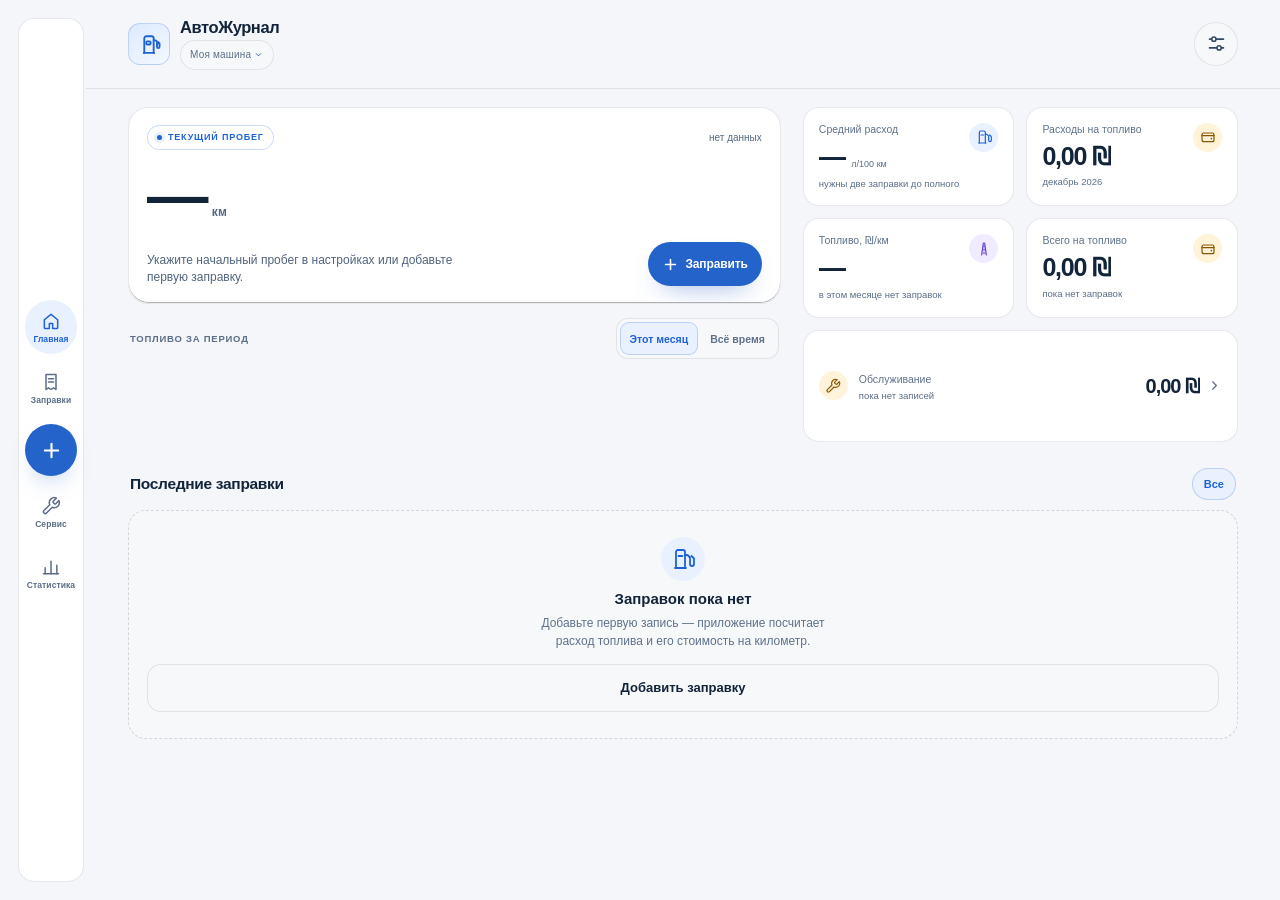
<file: index.html>
<!DOCTYPE html>
<html lang="ru">
<head>
  <meta charset="utf-8">
  <meta name="viewport" content="width=device-width, initial-scale=1, viewport-fit=cover">
  <meta name="theme-color" id="theme-color-meta" content="#0b111b">
  <meta name="color-scheme" content="dark light">
  <meta name="description" content="АвтоЖурнал — личный учёт заправок, расхода и расходов для нескольких автомобилей.">
  <meta name="apple-mobile-web-app-capable" content="yes">
  <meta name="mobile-web-app-capable" content="yes">
  <meta name="apple-mobile-web-app-status-bar-style" content="black-translucent">
  <meta name="apple-mobile-web-app-title" content="АвтоЖурнал">
  <meta name="format-detection" content="telephone=no">
  <link rel="manifest" href="./manifest.webmanifest">
  <link rel="apple-touch-icon" href="./icons/apple-touch-icon.png">
  <link rel="icon" type="image/svg+xml" href="./icons/favicon.svg">
  <link rel="icon" type="image/png" sizes="32x32" href="./icons/favicon-32.png">
  <link rel="icon" type="image/png" sizes="192x192" href="./icons/icon-192.png">
  <link rel="stylesheet" href="./styles.css">
  <link rel="stylesheet" href="./redesign.css">
  <script>
    (function () {
      var key = 'muranoLog.theme.v1';
      var mode = 'system';
      try {
        var saved = localStorage.getItem(key);
        if (saved === 'light' || saved === 'dark' || saved === 'system') {
          mode = saved;
        }
      } catch (error) {}
      var theme = mode;
      if (mode === 'system') {
        theme = window.matchMedia && window.matchMedia('(prefers-color-scheme: light)').matches
          ? 'light'
          : 'dark';
      }
      var root = document.documentElement;
      root.setAttribute('data-theme', theme);
      root.setAttribute('data-theme-mode', mode);
      root.style.colorScheme = theme;
      var meta = document.querySelector('meta[name="theme-color"]');
      if (meta) {
        meta.setAttribute('content', theme === 'light' ? '#f4f6f9' : '#0b111b');
      }
    })();
  </script>
  <script>
    (function () {
      var lang = 'ru';
      try {
        var saved = localStorage.getItem('muranoLog.lang.v1');
        if (saved === 'ru' || saved === 'en' || saved === 'he') {
          lang = saved;
        }
      } catch (error) {}
      var root = document.documentElement;
      root.setAttribute('lang', lang);
      root.setAttribute('dir', lang === 'he' ? 'rtl' : 'ltr');
    })();
  </script>
  <title>АвтоЖурнал</title>
</head>
<body>
  <div class="app">
    <header class="topbar">
      <div class="brand">
        <div class="brand-icon" aria-hidden="true">
          <svg viewBox="0 0 24 24" fill="none" stroke="currentColor" stroke-width="1.8" stroke-linecap="round" stroke-linejoin="round">
            <path d="M7 21V7a2 2 0 0 1 2-2h5a2 2 0 0 1 2 2v14"/>
            <rect x="9" y="10" width="4" height="3" rx="0.8"/>
            <path d="M16 9h1.2a2 2 0 0 1 2 2v4.2a1.2 1.2 0 0 0 2.4 0v-3.2l-1.2-1.2"/>
            <path d="M19.2 12.8 20.6 11.4"/>
            <path d="M6.5 21h10"/>
          </svg>
        </div>
        <div class="brand-text">
          <span class="brand-title" data-i18n-ignore>АвтоЖурнал</span>
          <button class="car-switch" type="button" id="car-switch" aria-haspopup="dialog" aria-controls="profiles-modal" title="Сменить автомобиль">
            <span id="active-profile-name" data-i18n-ignore>Моя машина</span>
            <svg viewBox="0 0 24 24" fill="none" stroke="currentColor" stroke-width="2" stroke-linecap="round" stroke-linejoin="round" aria-hidden="true"><path d="m7 10 5 5 5-5"/></svg>
          </button>
        </div>
      </div>
      <button class="icon-btn" type="button" data-nav="settings" aria-label="Открыть настройки">
        <svg viewBox="0 0 24 24" fill="none" stroke="currentColor" stroke-width="1.8" stroke-linecap="round">
          <path d="M4 7h16M4 17h16"/>
          <circle cx="9" cy="7" r="2.4" fill="var(--surface)"/>
          <circle cx="15" cy="17" r="2.4" fill="var(--surface)"/>
        </svg>
      </button>
    </header>

    <main class="main" id="main">
      <!-- ГЛАВНАЯ -->
      <section class="screen is-active" id="screen-home" data-screen="home">
        <h1 class="visually-hidden">Главная</h1>
        <div class="home-dashboard">
          <div class="home-summary">
            <div class="hero">
              <div class="hero-glow" aria-hidden="true"></div>
              <svg class="hero-route" viewBox="0 0 340 190" fill="none" aria-hidden="true">
                <path d="M18 164C25 100 72 48 137 38c42-6 80 4 111 30" stroke="currentColor" stroke-width="2" stroke-linecap="round"/>
                <circle cx="248" cy="68" r="5" fill="currentColor"/>
              </svg>
              <div class="hero-top">
                <span class="chip chip-live"><span class="live-dot"></span>Текущий пробег</span>
                <span class="hero-date" id="hero-date" data-i18n-ignore>—</span>
              </div>
              <div class="odometer">
                <span class="odometer-value" id="stat-odometer">130 000</span>
                <span class="odometer-unit">км</span>
              </div>
              <div class="hero-bottom">
                <p class="hero-hint" id="hero-hint" data-i18n-ignore>Стартовый пробег. Добавьте первую заправку.</p>
                <button class="hero-add" type="button" data-action="add" aria-label="Добавить заправку">
                  <svg viewBox="0 0 24 24" fill="none" stroke="currentColor" stroke-width="2.2" stroke-linecap="round" aria-hidden="true"><path d="M12 5v14M5 12h14"/></svg>
                  <span>Заправить</span>
                </button>
              </div>
            </div>

            <div class="home-period">
              <span class="home-period-label">Топливо за период</span>
              <div class="period-switch" role="group" aria-label="Период для расходов на топливо">
                <button class="period-switch-btn is-active" type="button" data-home-period="month" aria-pressed="true">Этот месяц</button>
                <button class="period-switch-btn" type="button" data-home-period="all" aria-pressed="false">Всё время</button>
              </div>
            </div>
          </div>

          <div class="stats-grid">
            <article class="stat-card">
              <div class="stat-icon stat-icon-fuel" aria-hidden="true">
                <svg viewBox="0 0 24 24" fill="none" stroke="currentColor" stroke-width="1.8" stroke-linecap="round" stroke-linejoin="round">
                  <path d="M5 21V5a2 2 0 0 1 2-2h5a2 2 0 0 1 2 2v16"/>
                  <path d="M4 21h11M7.5 9h4"/>
                  <path d="M14 8h2.5L19 10.5V17a2 2 0 0 0 4 0v-5.5L20.5 9"/>
                </svg>
              </div>
              <span class="stat-label">Средний расход</span>
              <div class="stat-value-row">
                <strong class="stat-value" id="stat-consumption" data-i18n-ignore>—</strong>
                <span class="stat-unit">л/100 км</span>
              </div>
              <p class="stat-note" id="stat-consumption-note" data-i18n-ignore>по заправкам до полного</p>
            </article>

            <article class="stat-card">
              <div class="stat-icon stat-icon-money" aria-hidden="true">
                <svg viewBox="0 0 24 24" fill="none" stroke="currentColor" stroke-width="1.8" stroke-linecap="round" stroke-linejoin="round">
                  <rect x="3" y="6" width="18" height="13" rx="3"/>
                  <path d="M3 10h18"/>
                  <circle cx="17" cy="14.5" r="1.2" fill="currentColor" stroke="none"/>
                </svg>
              </div>
              <span class="stat-label">Расходы на топливо</span>
              <div class="stat-value-row">
                <strong class="stat-value stat-value-money" id="stat-fuel-spent" data-i18n-ignore>—</strong>
              </div>
              <p class="stat-note" id="stat-fuel-spent-note" data-i18n-ignore>в этом месяце</p>
            </article>

            <article class="stat-card">
              <div class="stat-icon stat-icon-road" aria-hidden="true">
                <svg viewBox="0 0 24 24" fill="none" stroke="currentColor" stroke-width="1.8" stroke-linecap="round" stroke-linejoin="round">
                  <path d="M8.5 21 11 3M15.5 21 13 3"/>
                  <path d="M12 7v2M12 12v2M12 17v2"/>
                </svg>
              </div>
              <span class="stat-label">Топливо, ₪/км</span>
              <div class="stat-value-row">
                <strong class="stat-value" id="stat-costkm" data-i18n-ignore>—</strong>
              </div>
              <p class="stat-note" id="stat-costkm-note" data-i18n-ignore>нужны данные о пробеге</p>
            </article>

            <article class="stat-card">
              <div class="stat-icon stat-icon-money" aria-hidden="true">
                <svg viewBox="0 0 24 24" fill="none" stroke="currentColor" stroke-width="1.8" stroke-linecap="round" stroke-linejoin="round">
                  <rect x="3" y="6" width="18" height="13" rx="3"/>
                  <path d="M3 10h18"/>
                  <circle cx="17" cy="14.5" r="1.2" fill="currentColor" stroke="none"/>
                </svg>
              </div>
              <span class="stat-label">Всего на топливо</span>
              <div class="stat-value-row">
                <strong class="stat-value stat-value-money" id="stat-total" data-i18n-ignore>—</strong>
              </div>
              <p class="stat-note" id="stat-total-note" data-i18n-ignore>пока нет заправок</p>
            </article>

            <button class="stat-card stat-wide stat-card-link" type="button" data-nav="maintenance">
              <div class="stat-icon stat-icon-service" aria-hidden="true">
                <svg viewBox="0 0 24 24" fill="none" stroke="currentColor" stroke-width="1.8" stroke-linecap="round" stroke-linejoin="round">
                  <path d="M14.7 6.3a1 1 0 0 0 0 1.4l1.6 1.6a1 1 0 0 0 1.4 0l3.77-3.77a6 6 0 0 1-7.94 7.94l-6.91 6.91a2.12 2.12 0 0 1-3-3l6.91-6.91a6 6 0 0 1 7.94-7.94l-3.76 3.76z"/>
                </svg>
              </div>
              <div class="stat-wide-text">
                <span class="stat-label">Обслуживание</span>
                <p class="stat-note" id="stat-maintenance-note" data-i18n-ignore>пока нет записей</p>
              </div>
              <div class="stat-value-row">
                <strong class="stat-value" id="stat-maintenance-total" data-i18n-ignore>—</strong>
                <svg class="stat-arrow" viewBox="0 0 24 24" fill="none" stroke="currentColor" stroke-width="1.8" stroke-linecap="round" stroke-linejoin="round" aria-hidden="true"><path d="m9 18 6-6-6-6"/></svg>
              </div>
            </button>
          </div>
        </div>

        <div class="home-recent">
          <div class="section-head">
            <h2>Последние заправки</h2>
            <button class="link-btn" type="button" data-nav="history">Все</button>
          </div>
          <div class="fuel-list" id="recent-list"></div>
        </div>
      </section>

      <!-- ЖУРНАЛ -->
      <section class="screen" id="screen-history" data-screen="history">
        <div class="screen-head">
          <div>
            <p class="eyebrow">Журнал</p>
            <h1>Заправки</h1>
          </div>
          <button class="round-btn" type="button" data-action="add" aria-label="Добавить заправку">
            <svg viewBox="0 0 24 24" fill="none" stroke="currentColor" stroke-width="2.2" stroke-linecap="round" stroke-linejoin="round"><path d="M12 5v14M5 12h14"/></svg>
          </button>
        </div>
        <div class="summary-strip" id="history-summary"></div>
        <div class="fuel-list" id="history-list"></div>
      </section>

      <!-- СТАТИСТИКА -->
      <section class="screen" id="screen-charts" data-screen="charts">
        <div class="screen-head">
          <div>
            <p class="eyebrow">Аналитика</p>
            <h1>Статистика</h1>
          </div>
        </div>

        <article class="stats-summary">
          <div class="stats-summary-top">
            <div class="stats-summary-main">
              <span class="stat-label">Потрачено на бензин</span>
              <strong class="stats-total" id="stats-total" data-i18n-ignore>—</strong>
            </div>
            <label class="period-control" for="stats-period">
              <span class="visually-hidden">Период статистики</span>
              <select id="stats-period">
                <option value="all">Всё время</option>
                <option value="month">Этот месяц</option>
                <option value="prev-month">Прошлый месяц</option>
                <option value="last30">30 дней</option>
                <option value="year">Этот год</option>
              </select>
              <svg viewBox="0 0 24 24" fill="none" stroke="currentColor" stroke-width="2" stroke-linecap="round" stroke-linejoin="round" aria-hidden="true"><path d="m7 10 5 5 5-5"/></svg>
            </label>
          </div>
          <p class="stats-summary-meta" id="stats-meta" data-i18n-ignore>—</p>
        </article>

        <article class="chart-card station-card">
          <div class="chart-head">
            <div>
              <h2>Статистика АЗС</h2>
              <p id="station-period-label" data-i18n-ignore>за всё время</p>
            </div>
          </div>
          <div class="station-highlights" id="station-highlights"></div>
          <div class="station-list" id="station-list"></div>
        </article>

        <article class="chart-card">
          <div class="chart-head">
            <div>
              <h2>Расход топлива</h2>
              <p>л / 100 км</p>
            </div>
            <span class="chip chip-muted" id="consumption-badge" data-i18n-ignore>—</span>
          </div>
          <div class="chart" id="consumption-chart"></div>
        </article>

        <article class="chart-card">
          <div class="chart-head">
            <div>
              <h2>Расходы</h2>
              <p>последние 6 месяцев, ₪</p>
            </div>
            <span class="chip chip-muted" id="expenses-badge" data-i18n-ignore>—</span>
          </div>
          <div class="chart" id="expenses-chart"></div>
        </article>

        <p class="fineprint">Расход считается только между заправками «до полного». Частичные заправки не искажают результат: их литры добавляются к следующему полному баку.</p>
      </section>

      <!-- ОБСЛУЖИВАНИЕ -->
      <section class="screen" id="screen-maintenance" data-screen="maintenance">
        <div class="screen-head">
          <div>
            <p class="eyebrow">Сервис</p>
            <h1>Обслуживание</h1>
          </div>
          <button class="round-btn" type="button" data-action="add-maintenance" aria-label="Добавить запись обслуживания">
            <svg viewBox="0 0 24 24" fill="none" stroke="currentColor" stroke-width="2.2" stroke-linecap="round" stroke-linejoin="round"><path d="M12 5v14M5 12h14"/></svg>
          </button>
        </div>
        <article class="stats-summary maintenance-summary">
          <div class="stats-summary-top">
            <div class="stats-summary-main">
              <span class="stat-label">Расходы на обслуживание</span>
              <strong class="stats-total" id="maintenance-total-all" data-i18n-ignore>—</strong>
            </div>
          </div>
          <p class="stats-summary-meta" id="maintenance-summary-meta" data-i18n-ignore>пока нет записей</p>
        </article>
        <div class="section-head">
          <h2>История</h2>
        </div>
        <div class="fuel-list" id="maintenance-list"></div>
      </section>

      <!-- НАСТРОЙКИ -->
      <section class="screen" id="screen-settings" data-screen="settings">
        <div class="screen-head">
          <div>
            <p class="eyebrow">Приложение</p>
            <h1>Настройки</h1>
          </div>
        </div>

        <article class="settings-card theme-card">
          <div class="settings-card-head">
            <div>
              <h2>Оформление</h2>
              <p class="settings-note">Выберите светлую или тёмную тему. По умолчанию приложение следует настройке телефона.</p>
            </div>
            <span class="settings-status" id="theme-current" aria-live="polite" data-i18n-ignore>Как в системе</span>
          </div>
          <div class="theme-options" role="group" aria-label="Тема оформления">
            <button class="theme-option" type="button" data-theme-choice="light" aria-pressed="false">
              <svg viewBox="0 0 24 24" fill="none" stroke="currentColor" stroke-width="1.8" stroke-linecap="round" stroke-linejoin="round" aria-hidden="true"><circle cx="12" cy="12" r="4"/><path d="M12 2v2M12 20v2M4.9 4.9l1.4 1.4M17.7 17.7l1.4 1.4M2 12h2M20 12h2M4.9 19.1l1.4-1.4M17.7 6.3l1.4-1.4"/></svg>
              <span>Светлая</span>
            </button>
            <button class="theme-option" type="button" data-theme-choice="dark" aria-pressed="false">
              <svg viewBox="0 0 24 24" fill="none" stroke="currentColor" stroke-width="1.8" stroke-linecap="round" stroke-linejoin="round" aria-hidden="true"><path d="M20.3 14.2A8.4 8.4 0 0 1 9.8 3.7 8.5 8.5 0 1 0 20.3 14.2Z"/></svg>
              <span>Тёмная</span>
            </button>
            <button class="theme-option" type="button" data-theme-choice="system" aria-pressed="true">
              <svg viewBox="0 0 24 24" fill="none" stroke="currentColor" stroke-width="1.8" stroke-linecap="round" stroke-linejoin="round" aria-hidden="true"><rect x="3" y="4" width="18" height="13" rx="2"/><path d="M8 21h8M12 17v4"/></svg>
              <span>Как в системе</span>
            </button>
          </div>
          <p class="theme-hint" id="theme-hint" data-i18n-ignore></p>
        </article>

        <article class="settings-card">
          <h2>Язык</h2>
          <p class="settings-note">Выберите язык интерфейса. Выбор сохраняется на этом устройстве отдельно от журнала.</p>
          <label class="field" for="language-select">
            <span class="field-label">Язык интерфейса</span>
            <span class="input-wrap select-wrap">
              <select id="language-select" data-i18n-ignore>
                <option value="ru" data-i18n-ignore>Русский</option>
                <option value="en" data-i18n-ignore>English</option>
                <option value="he" data-i18n-ignore>עברית</option>
              </select>
              <svg class="select-chevron" viewBox="0 0 24 24" fill="none" stroke="currentColor" stroke-width="2" stroke-linecap="round" stroke-linejoin="round" aria-hidden="true"><path d="m7 10 5 5 5-5"/></svg>
            </span>
          </label>
        </article>

        <article class="settings-card">
          <h2>Автомобиль</h2>
          <p class="settings-note">У каждого автомобиля свой журнал, пробег, расход и статистика. Название видно в верхней панели — по нему можно быстро переключаться.</p>
          <form id="settings-form" class="settings-form" novalidate>
            <label class="field" for="settings-profile-name">
              <span class="field-label">Название</span>
              <span class="input-wrap">
                <input id="settings-profile-name" type="text" dir="auto" maxlength="40" autocomplete="off" placeholder="Например, Рабочая">
              </span>
            </label>
            <label class="field" for="settings-odometer">
              <span class="field-label">Начальный пробег</span>
              <span class="input-wrap">
                <input id="settings-odometer" type="text" inputmode="numeric" autocomplete="off" placeholder="Необязательно">
                <span class="input-suffix">км</span>
              </span>
            </label>
            <p class="form-error" id="settings-error" role="alert" data-i18n-ignore></p>
            <button class="secondary-btn" type="submit">Сохранить автомобиль</button>
          </form>
          <button class="secondary-btn settings-profiles-btn" type="button" id="settings-profiles-btn">Сменить или добавить автомобиль</button>
        </article>

        <article class="settings-card">
          <h2>Резервная копия</h2>
          <p class="settings-note">Данные хранятся только в этом браузере. Если очистить его данные или удалить приложение, записи могут пропасть. Раз в месяц сохраняйте файл на телефон или в облако.</p>
          <button class="secondary-btn" type="button" id="export-btn">
            <svg viewBox="0 0 24 24" fill="none" stroke="currentColor" stroke-width="1.8" stroke-linecap="round" stroke-linejoin="round" aria-hidden="true"><path d="M12 3v12M7 10l5 5 5-5"/><path d="M4 18v2h16v-2"/></svg>
            Экспортировать данные
          </button>
          <label class="secondary-btn file-btn" for="import-file">
            <svg viewBox="0 0 24 24" fill="none" stroke="currentColor" stroke-width="1.8" stroke-linecap="round" stroke-linejoin="round" aria-hidden="true"><path d="M12 16V4M7 9l5-5 5 5"/><path d="M4 18v2h16v-2"/></svg>
            Импортировать из файла
          </label>
          <input id="import-file" type="file" accept=".json,application/json" hidden>
          <button class="secondary-btn" type="button" id="restore-snapshot-btn" hidden>
            <svg viewBox="0 0 24 24" fill="none" stroke="currentColor" stroke-width="1.8" stroke-linecap="round" stroke-linejoin="round" aria-hidden="true"><path d="M4 12a8 8 0 1 0 2.3-5.7"/><path d="M4 5v5h5"/></svg>
            Восстановить последнюю копию
          </button>
          <p class="fineprint" id="snapshot-info" data-i18n-ignore></p>
          <p class="fineprint" id="storage-info" data-i18n-ignore></p>
        </article>

        <article class="settings-card">
          <h2>Установка на iPhone</h2>
          <ol class="steps">
            <li>Откройте адрес приложения в <strong>Safari</strong>.</li>
            <li>Нажмите кнопку «Поделиться» <span class="inline-icon">↑</span> внизу экрана.</li>
            <li>Выберите «На экран Домой» и нажмите «Добавить».</li>
            <li>Приложение откроется без адресной строки, как обычное.</li>
          </ol>
          <p class="fineprint">Для установки нужен адрес сайта по HTTPS. Файл, открытый с компьютера, на iPhone так не устанавливается.</p>
        </article>

        <article class="settings-card">
          <h2>Опасная зона</h2>
          <p class="settings-note">Удаляет все автомобили, заправки, обслуживание и настройки на этом устройстве. Сначала лучше сделать резервную копию.</p>
          <button class="danger-btn" type="button" id="clear-btn">Удалить все данные</button>
        </article>

        <footer class="app-footer">
          <span data-i18n-ignore>АвтоЖурнал</span> · <span>версия 2.9.1</span><br>
          Данные не покидают ваше устройство.
        </footer>
      </section>
    </main>

    <nav class="bottom-nav" aria-label="Основная навигация">
      <button class="nav-item is-active" type="button" data-nav="home" aria-label="Главная" aria-current="page">
        <svg viewBox="0 0 24 24" fill="none" stroke="currentColor" stroke-width="1.8" stroke-linecap="round" stroke-linejoin="round"><path d="M4 10.5 12 4l8 6.5V20a1 1 0 0 1-1 1h-5v-6H10v6H5a1 1 0 0 1-1-1z"/></svg>
        <span>Главная</span>
      </button>
      <button class="nav-item" type="button" data-nav="history" aria-label="Заправки">
        <svg viewBox="0 0 24 24" fill="none" stroke="currentColor" stroke-width="1.8" stroke-linecap="round" stroke-linejoin="round"><path d="M6 3h12v18l-3-2-3 2-3-2-3 2z"/><path d="M9 8h6M9 12h6"/></svg>
        <span>Заправки</span>
      </button>
      <button class="nav-add" type="button" data-action="add" aria-label="Добавить заправку">
        <svg viewBox="0 0 24 24" fill="none" stroke="currentColor" stroke-width="2.2" stroke-linecap="round" stroke-linejoin="round"><path d="M12 5v14M5 12h14"/></svg>
      </button>
      <button class="nav-item" type="button" data-nav="maintenance" aria-label="Сервис и обслуживание">
        <svg viewBox="0 0 24 24" fill="none" stroke="currentColor" stroke-width="1.8" stroke-linecap="round" stroke-linejoin="round">
          <path d="M14.7 6.3a1 1 0 0 0 0 1.4l1.6 1.6a1 1 0 0 0 1.4 0l3.77-3.77a6 6 0 0 1-7.94 7.94l-6.91 6.91a2.12 2.12 0 0 1-3-3l6.91-6.91a6 6 0 0 1 7.94-7.94l-3.76 3.76z"/>
        </svg>
        <span>Сервис</span>
      </button>
      <button class="nav-item" type="button" data-nav="charts" aria-label="Статистика">
        <svg viewBox="0 0 24 24" fill="none" stroke="currentColor" stroke-width="1.8" stroke-linecap="round" stroke-linejoin="round"><path d="M5 20v-7M12 20V5M19 20v-10"/><path d="M3 20h18"/></svg>
        <span>Статистика</span>
      </button>
    </nav>
  </div>

  <!-- ФОРМА ЗАПРАВКИ -->
  <div class="sheet" id="fuel-sheet" aria-hidden="true">
    <div class="sheet-panel" role="dialog" aria-modal="true" aria-labelledby="sheet-title">
      <header class="sheet-header">
        <button class="icon-btn" type="button" id="sheet-close" aria-label="Закрыть форму">
          <svg viewBox="0 0 24 24" fill="none" stroke="currentColor" stroke-width="2" stroke-linecap="round"><path d="M6 9l6 6 6-6"/></svg>
        </button>
        <h2 id="sheet-title" data-i18n-ignore>Новая заправка</h2>
        <span class="sheet-spacer"></span>
      </header>

      <form class="fuel-form" id="fuel-form" novalidate>
        <section class="ocr-card" id="ocr-card" aria-labelledby="ocr-title">
          <div class="ocr-head">
            <div class="ocr-head-text">
              <p class="eyebrow">Фото</p>
              <h3 id="ocr-title">Распознать заправку</h3>
              <p>Сфотографируйте табло колонки или чек — литры, цена и сумма заполнятся после проверки.</p>
            </div>
            <span class="chip chip-muted">локально</span>
          </div>

          <input class="visually-hidden" id="ocr-camera-input" type="file" accept="image/*" capture="environment" tabindex="-1">
          <input class="visually-hidden" id="ocr-gallery-input" type="file" accept="image/*" tabindex="-1">

          <div class="ocr-actions">
            <button class="secondary-btn" type="button" id="ocr-camera-btn">
              <svg viewBox="0 0 24 24" fill="none" stroke="currentColor" stroke-width="1.8" stroke-linecap="round" stroke-linejoin="round" aria-hidden="true"><path d="M4 8h3l1.5-2h7L17 8h3a1 1 0 0 1 1 1v9a1 1 0 0 1-1 1H4a1 1 0 0 1-1-1V9a1 1 0 0 1 1-1Z"/><circle cx="12" cy="13" r="3.4"/></svg>
              Снять фото
            </button>
            <button class="secondary-btn" type="button" id="ocr-gallery-btn">
              <svg viewBox="0 0 24 24" fill="none" stroke="currentColor" stroke-width="1.8" stroke-linecap="round" stroke-linejoin="round" aria-hidden="true"><rect x="3" y="4" width="18" height="16" rx="2"/><circle cx="8.5" cy="9.5" r="1.5"/><path d="m21 15-4.5-4.5L7 20"/></svg>
              Из галереи
            </button>
          </div>

          <div class="ocr-preview" id="ocr-preview" hidden>
            <img id="ocr-preview-image" alt="Фото для распознавания">
            <div class="ocr-preview-meta">
              <span id="ocr-file-name" data-i18n-ignore>Фото выбрано</span>
              <button class="ocr-preview-remove" type="button" id="ocr-preview-remove">Убрать</button>
            </div>
          </div>

          <div class="ocr-progress" id="ocr-progress" hidden>
            <span id="ocr-progress-bar"></span>
          </div>
          <p class="ocr-status" id="ocr-status" role="status" aria-live="polite">Фото не отправляется в интернет. Сначала покажем распознанные числа для проверки.</p>
          <p class="ocr-privacy">Обработка идёт на этом устройстве. Ничего не сохраняется без вашего подтверждения.</p>
        </section>

        <div class="form-row">
          <label class="field" for="fuel-date">
            <span class="field-label">Дата</span>
            <span class="input-wrap">
              <input id="fuel-date" type="date" required>
            </span>
          </label>
          <label class="field" for="fuel-odometer">
            <span class="field-label">Пробег</span>
            <span class="input-wrap">
              <input id="fuel-odometer" type="text" inputmode="numeric" autocomplete="off" placeholder="130 500" required>
              <span class="input-suffix">км</span>
            </span>
          </label>
        </div>

        <div class="odometer-assist" id="odometer-assist" aria-live="polite" hidden>
          <span class="odometer-assist-text" id="odometer-assist-text"></span>
          <button class="odometer-assist-action" type="button" id="odometer-assist-action" hidden>Подставить</button>
        </div>

        <div class="form-row form-row-selects">
          <label class="field" for="fuel-type">
            <span class="field-label">Топливо</span>
            <span class="input-wrap select-wrap">
              <select id="fuel-type" required>
                <option value="">Выберите топливо</option>
                <option value="diesel">Солярка (дизель)</option>
                <option value="petrol95">Бензин АИ-95</option>
              </select>
              <svg class="select-chevron" viewBox="0 0 24 24" fill="none" stroke="currentColor" stroke-width="2" stroke-linecap="round" stroke-linejoin="round" aria-hidden="true"><path d="m7 10 5 5 5-5"/></svg>
            </span>
          </label>

          <label class="field" for="fuel-station">
            <span class="field-label">АЗС</span>
            <span class="input-wrap select-wrap">
              <select id="fuel-station">
                <option value="">Не выбрана</option>
                <option value="paz">Paz</option>
                <option value="sonol">Sonol</option>
                <option value="dor-alon">Dor Alon</option>
                <option value="delek">Delek</option>
                <option value="other">Другое</option>
              </select>
              <svg class="select-chevron" viewBox="0 0 24 24" fill="none" stroke="currentColor" stroke-width="2" stroke-linecap="round" stroke-linejoin="round" aria-hidden="true"><path d="m7 10 5 5 5-5"/></svg>
            </span>
          </label>
        </div>

        <label class="field" id="fuel-station-other-field" for="fuel-station-other" hidden>
          <span class="field-label">Название АЗС</span>
          <span class="input-wrap">
            <input id="fuel-station-other" type="text" dir="auto" autocomplete="off" maxlength="80" placeholder="Например, Yango">
          </span>
        </label>

        <section class="calc-card" aria-labelledby="calc-title">
          <div class="calc-head">
            <h3 id="calc-title">Стоимость заправки</h3>
            <span class="chip chip-muted">₪</span>
          </div>
          <p class="calc-intro">Заполните литры и <strong>одно</strong> из полей цены — второе посчитается сразу.</p>

          <div class="calc-row">
            <label class="field" for="fuel-liters">
              <span class="field-label">Залил, литров</span>
              <span class="input-wrap">
                <input id="fuel-liters" type="text" inputmode="decimal" autocomplete="off" placeholder="42,5" required>
                <span class="input-suffix">л</span>
              </span>
            </label>
            <label class="field" for="fuel-price">
              <span class="field-label">Цена за литр</span>
              <span class="input-wrap">
                <input id="fuel-price" type="text" inputmode="decimal" autocomplete="off" placeholder="3,19">
                <span class="input-suffix">₪</span>
              </span>
            </label>
          </div>

          <label class="field field-total" for="fuel-total">
            <span class="field-label">Цена за всё</span>
            <span class="input-wrap input-wrap-large">
              <input id="fuel-total" type="text" inputmode="decimal" autocomplete="off" placeholder="135,58">
              <span class="input-suffix">₪</span>
            </span>
          </label>

          <p class="calc-hint" id="calc-hint" aria-live="polite" data-i18n-ignore>
            Введите литры и цену — недостающее поле заполнится автоматически.
          </p>
        </section>

        <label class="field" for="fuel-note">
          <span class="field-label">Заметка</span>
          <span class="input-wrap input-wrap-textarea">
            <textarea id="fuel-note" rows="3" dir="auto" maxlength="500" placeholder="Маршрут, самочувствие машины…"></textarea>
          </span>
        </label>

        <label class="switch-row" for="fuel-full">
          <span class="switch-text">
            <strong>Заправка до полного</strong>
            <small>Нужна для правильного расчёта расхода</small>
          </span>
          <span class="switch">
            <input id="fuel-full" type="checkbox" checked>
            <span class="switch-track" aria-hidden="true"></span>
          </span>
        </label>

        <label class="switch-row" for="fuel-corporate">
          <span class="switch-text">
            <strong>Корпоративная заправка (דלקן)</strong>
            <small>Цена с такой заправки не запоминается для следующих</small>
          </span>
          <span class="switch">
            <input id="fuel-corporate" type="checkbox">
            <span class="switch-track" aria-hidden="true"></span>
          </span>
        </label>

        <p class="form-error" id="form-error" role="alert" data-i18n-ignore></p>

        <button class="primary-btn" type="submit" id="fuel-submit">Сохранить заправку</button>
        <button class="danger-link" type="button" id="fuel-delete" hidden>Удалить эту заправку</button>
      </form>
    </div>
  </div>

  <!-- ПРОВЕРКА РАСПОЗНАННЫХ ДАННЫХ -->
  <div class="modal-backdrop" id="ocr-review-modal" hidden>
    <div class="modal-card ocr-review-card" role="dialog" aria-modal="true" aria-labelledby="ocr-review-title" aria-describedby="ocr-review-note">
      <div class="profile-modal-head">
        <div>
          <p class="eyebrow">Распознавание</p>
          <h3 id="ocr-review-title">Проверьте данные</h3>
        </div>
        <button class="icon-btn" type="button" id="ocr-review-close" aria-label="Закрыть проверку распознавания">
          <svg viewBox="0 0 24 24" fill="none" stroke="currentColor" stroke-width="2" stroke-linecap="round"><path d="M6 6l12 12M18 6 6 18"/></svg>
        </button>
      </div>

      <p class="ocr-review-note" id="ocr-review-note">Это только предварительный результат. Исправьте числа, если нужно. В форму они попадут после кнопки «Применить», а сохранит заправку только кнопка «Сохранить».</p>

      <div class="ocr-review-photo">
        <img id="ocr-review-image" alt="Фото, по которому распознавали данные">
      </div>

      <p class="ocr-review-badge" id="ocr-review-confidence" data-i18n-ignore></p>

      <div class="ocr-review-fields">
        <label class="field" for="ocr-review-liters">
          <span class="field-label">Литры</span>
          <span class="input-wrap">
            <input id="ocr-review-liters" type="text" inputmode="decimal" autocomplete="off" placeholder="42,5">
            <span class="input-suffix">л</span>
          </span>
        </label>
        <label class="field" for="ocr-review-price">
          <span class="field-label">Цена за литр</span>
          <span class="input-wrap">
            <input id="ocr-review-price" type="text" inputmode="decimal" autocomplete="off" placeholder="7,25">
            <span class="input-suffix">₪</span>
          </span>
        </label>
        <label class="field ocr-review-total-field" for="ocr-review-total">
          <span class="field-label">Общая сумма</span>
          <span class="input-wrap input-wrap-large">
            <input id="ocr-review-total" type="text" inputmode="decimal" autocomplete="off" placeholder="290,00">
            <span class="input-suffix">₪</span>
          </span>
        </label>
      </div>

      <p class="form-error" id="ocr-review-error" role="alert" data-i18n-ignore></p>

      <div class="ocr-review-actions">
        <button class="ghost-btn" type="button" id="ocr-review-manual">Ввести вручную</button>
        <button class="primary-btn" type="button" id="ocr-review-apply">Применить</button>
      </div>

      <p class="ocr-review-hint">Если распознавание ошиблось, закройте окно и заполните форму вручную — ручной ввод всегда доступен.</p>

      <details class="ocr-raw">
        <summary>Показать распознанный текст</summary>
        <pre id="ocr-raw-text" data-i18n-ignore></pre>
      </details>
    </div>
  </div>

  <!-- АВТОМОБИЛИ -->
  <div class="modal-backdrop" id="profiles-modal" hidden>
    <div class="modal-card profile-modal-card" role="dialog" aria-modal="true" aria-labelledby="profiles-title" aria-describedby="profiles-note">
      <div class="profile-modal-head">
        <div>
          <p class="eyebrow">Профили</p>
          <h3 id="profiles-title">Автомобили</h3>
        </div>
        <button class="icon-btn" type="button" id="profiles-close" aria-label="Закрыть список автомобилей">
          <svg viewBox="0 0 24 24" fill="none" stroke="currentColor" stroke-width="2" stroke-linecap="round"><path d="M6 6l12 12M18 6 6 18"/></svg>
        </button>
      </div>

      <p class="profile-modal-note" id="profiles-note">Выберите машину — у каждой свой журнал, расход и статистика.</p>
      <div class="profile-list" id="profiles-list" data-i18n-ignore></div>
      <button class="secondary-btn" type="button" id="profile-add-btn">+ Добавить автомобиль</button>

      <form class="profile-form" id="profile-form" novalidate hidden>
        <p class="profile-form-title">Новый автомобиль</p>
        <label class="field" for="profile-name">
          <span class="field-label">Название</span>
          <span class="input-wrap">
            <input id="profile-name" type="text" dir="auto" maxlength="40" autocomplete="off" placeholder="Например, Рабочая">
          </span>
        </label>
        <label class="field" for="profile-odometer">
          <span class="field-label">Начальный пробег</span>
          <span class="input-wrap">
            <input id="profile-odometer" type="text" inputmode="numeric" autocomplete="off" placeholder="Необязательно">
            <span class="input-suffix">км</span>
          </span>
        </label>
        <p class="form-error" id="profile-error" role="alert" data-i18n-ignore></p>
        <div class="profile-form-actions">
          <button class="ghost-btn" type="button" id="profile-cancel">Отмена</button>
          <button class="primary-btn" type="submit" id="profile-submit">Добавить</button>
        </div>
      </form>
    </div>
  </div>

  <!-- ПОДТВЕРЖДЕНИЕ -->
  <div class="modal-backdrop" id="confirm-modal" hidden>
    <div class="modal-card" role="dialog" aria-modal="true" aria-labelledby="confirm-title" aria-describedby="confirm-text">
      <h3 id="confirm-title" data-i18n-ignore>Удалить запись?</h3>
      <p id="confirm-text" data-i18n-ignore>Это действие нельзя отменить.</p>
      <div class="modal-actions">
        <button class="ghost-btn" type="button" id="confirm-cancel">Отмена</button>
        <button class="danger-solid" type="button" id="confirm-ok">Удалить</button>
      </div>
    </div>
  </div>

  <!-- ФОРМА ОБСЛУЖИВАНИЯ -->
  <div class="sheet" id="maintenance-sheet" aria-hidden="true">
    <div class="sheet-panel" role="dialog" aria-modal="true" aria-labelledby="maintenance-sheet-title">
      <header class="sheet-header">
        <button class="icon-btn" type="button" id="maintenance-sheet-close" aria-label="Закрыть форму">
          <svg viewBox="0 0 24 24" fill="none" stroke="currentColor" stroke-width="2" stroke-linecap="round"><path d="M6 9l6 6 6-6"/></svg>
        </button>
        <div class="sheet-title-group">
          <p class="eyebrow">Сервис</p>
          <h2 id="maintenance-sheet-title" data-i18n-ignore>Запись обслуживания</h2>
        </div>
        <button class="icon-btn icon-btn-danger" type="button" id="maintenance-delete" aria-label="Удалить запись" hidden>
          <svg viewBox="0 0 24 24" fill="none" stroke="currentColor" stroke-width="1.8" stroke-linecap="round" stroke-linejoin="round"><path d="M3 6h18M8 6V4h8v2M19 6v14a2 2 0 0 1-2 2H7a2 2 0 0 1-2-2V6M10 11v6M14 11v6"/></svg>
        </button>
      </header>

      <form class="fuel-form" id="maintenance-form" novalidate>
        <div class="form-row">
          <label class="field" for="maintenance-date">
            <span class="field-label">Дата</span>
            <span class="input-wrap">
              <input id="maintenance-date" type="date" required>
            </span>
          </label>

          <label class="field" for="maintenance-odometer">
            <span class="field-label">Пробег</span>
            <span class="input-wrap">
              <input id="maintenance-odometer" type="text" inputmode="numeric" autocomplete="off" placeholder="130000" required>
              <span class="input-suffix">км</span>
            </span>
          </label>
        </div>

        <label class="field" for="maintenance-title">
          <span class="field-label">Работа или событие</span>
          <span class="input-wrap">
            <input id="maintenance-title" type="text" dir="auto" maxlength="120" autocomplete="off" placeholder="Замена масла, шиномонтаж, страховка" required>
          </span>
        </label>

        <div class="calc-row">
          <label class="field" for="maintenance-parts">
            <span class="field-label">Запчасти</span>
            <span class="input-wrap">
              <input id="maintenance-parts" type="text" inputmode="decimal" autocomplete="off" placeholder="0">
              <span class="input-suffix">₪</span>
            </span>
          </label>
          <label class="field" for="maintenance-labor">
            <span class="field-label">Работы</span>
            <span class="input-wrap">
              <input id="maintenance-labor" type="text" inputmode="decimal" autocomplete="off" placeholder="0">
              <span class="input-suffix">₪</span>
            </span>
          </label>
        </div>

        <div class="service-total-preview">
          <span>Итого</span>
          <strong id="maintenance-form-total" data-i18n-ignore>0,00 ₪</strong>
        </div>

        <label class="field" for="maintenance-note">
          <span class="field-label">Заметка</span>
          <span class="input-wrap input-wrap-textarea">
            <textarea id="maintenance-note" rows="3" dir="auto" maxlength="500" placeholder="Масло, фильтр, детали"></textarea>
          </span>
        </label>

        <section class="attachments-card" aria-labelledby="maintenance-attachments-title">
          <div class="attachments-head">
            <div>
              <p class="eyebrow">Документы</p>
              <h3 id="maintenance-attachments-title">Фото и сканы</h3>
              <p class="attachments-note">Добавьте чек, счёт или гарантию. Файлы остаются на этом устройстве.</p>
            </div>
            <span class="chip chip-muted" id="maintenance-attachments-count" data-i18n-ignore>0 / 5</span>
          </div>
          <input class="visually-hidden" id="maintenance-camera-input" type="file" accept="image/*" capture="environment" tabindex="-1">
          <input class="visually-hidden" id="maintenance-gallery-input" type="file" accept="image/*" multiple tabindex="-1">
          <div class="attachment-actions">
            <button class="secondary-btn" type="button" id="maintenance-camera-btn">
              <svg viewBox="0 0 24 24" fill="none" stroke="currentColor" stroke-width="1.8" stroke-linecap="round" stroke-linejoin="round" aria-hidden="true"><path d="M4 8h3l1.5-2h7L17 8h3a1 1 0 0 1 1 1v9a1 1 0 0 1-1 1H4a1 1 0 0 1-1-1V9a1 1 0 0 1 1-1Z"/><circle cx="12" cy="13" r="3.4"/></svg>
              Снять фото
            </button>
            <button class="secondary-btn" type="button" id="maintenance-gallery-btn">
              <svg viewBox="0 0 24 24" fill="none" stroke="currentColor" stroke-width="1.8" stroke-linecap="round" stroke-linejoin="round" aria-hidden="true"><rect x="3" y="4" width="18" height="16" rx="2"/><circle cx="8.5" cy="9.5" r="1.5"/><path d="m21 15-4.5-4.5L7 20"/></svg>
              Из галереи
            </button>
          </div>
          <div class="attachment-list" id="maintenance-attachments" data-i18n-ignore></div>
          <p class="attachment-hint" id="maintenance-attachments-hint" data-i18n-ignore>До 5 файлов, каждый до 12 МБ. После сжатия файл хранится только на этом устройстве.</p>
        </section>

        <p class="form-error" id="maintenance-form-error" role="alert" data-i18n-ignore></p>

        <div class="form-actions">
          <button class="ghost-btn" type="button" id="maintenance-form-cancel">Отмена</button>
          <button class="primary-btn" type="submit">Сохранить</button>
        </div>
      </form>
    </div>
  </div>

  <!-- ПРОСМОТР ВЛОЖЕНИЯ -->
  <div class="modal-backdrop" id="attachment-viewer" hidden>
    <div class="modal-card attachment-viewer-card" role="dialog" aria-modal="true" aria-labelledby="attachment-viewer-title">
      <div class="profile-modal-head">
        <div>
          <p class="eyebrow">Вложение</p>
          <h3 id="attachment-viewer-title">Просмотр фото</h3>
        </div>
        <button class="icon-btn" type="button" id="attachment-viewer-close" aria-label="Закрыть просмотр">
          <svg viewBox="0 0 24 24" fill="none" stroke="currentColor" stroke-width="2" stroke-linecap="round"><path d="M6 6l12 12M18 6 6 18"/></svg>
        </button>
      </div>
      <div class="attachment-viewer-image">
        <img id="attachment-viewer-image" alt="">
      </div>
      <p class="attachment-viewer-meta" id="attachment-viewer-meta"></p>
    </div>
  </div>

  <div class="toast" id="toast" role="status" aria-live="polite" data-i18n-ignore></div>

  <script src="./i18n.js"></script>
  <script src="./calc.js"></script>
  <script src="./storage.js"></script>
  <script src="./charts.js"></script>
  <script src="./ocr.js"></script>
  <script src="./focus.js"></script>
  <script src="./app.js"></script>
</body>
</html>
</file>
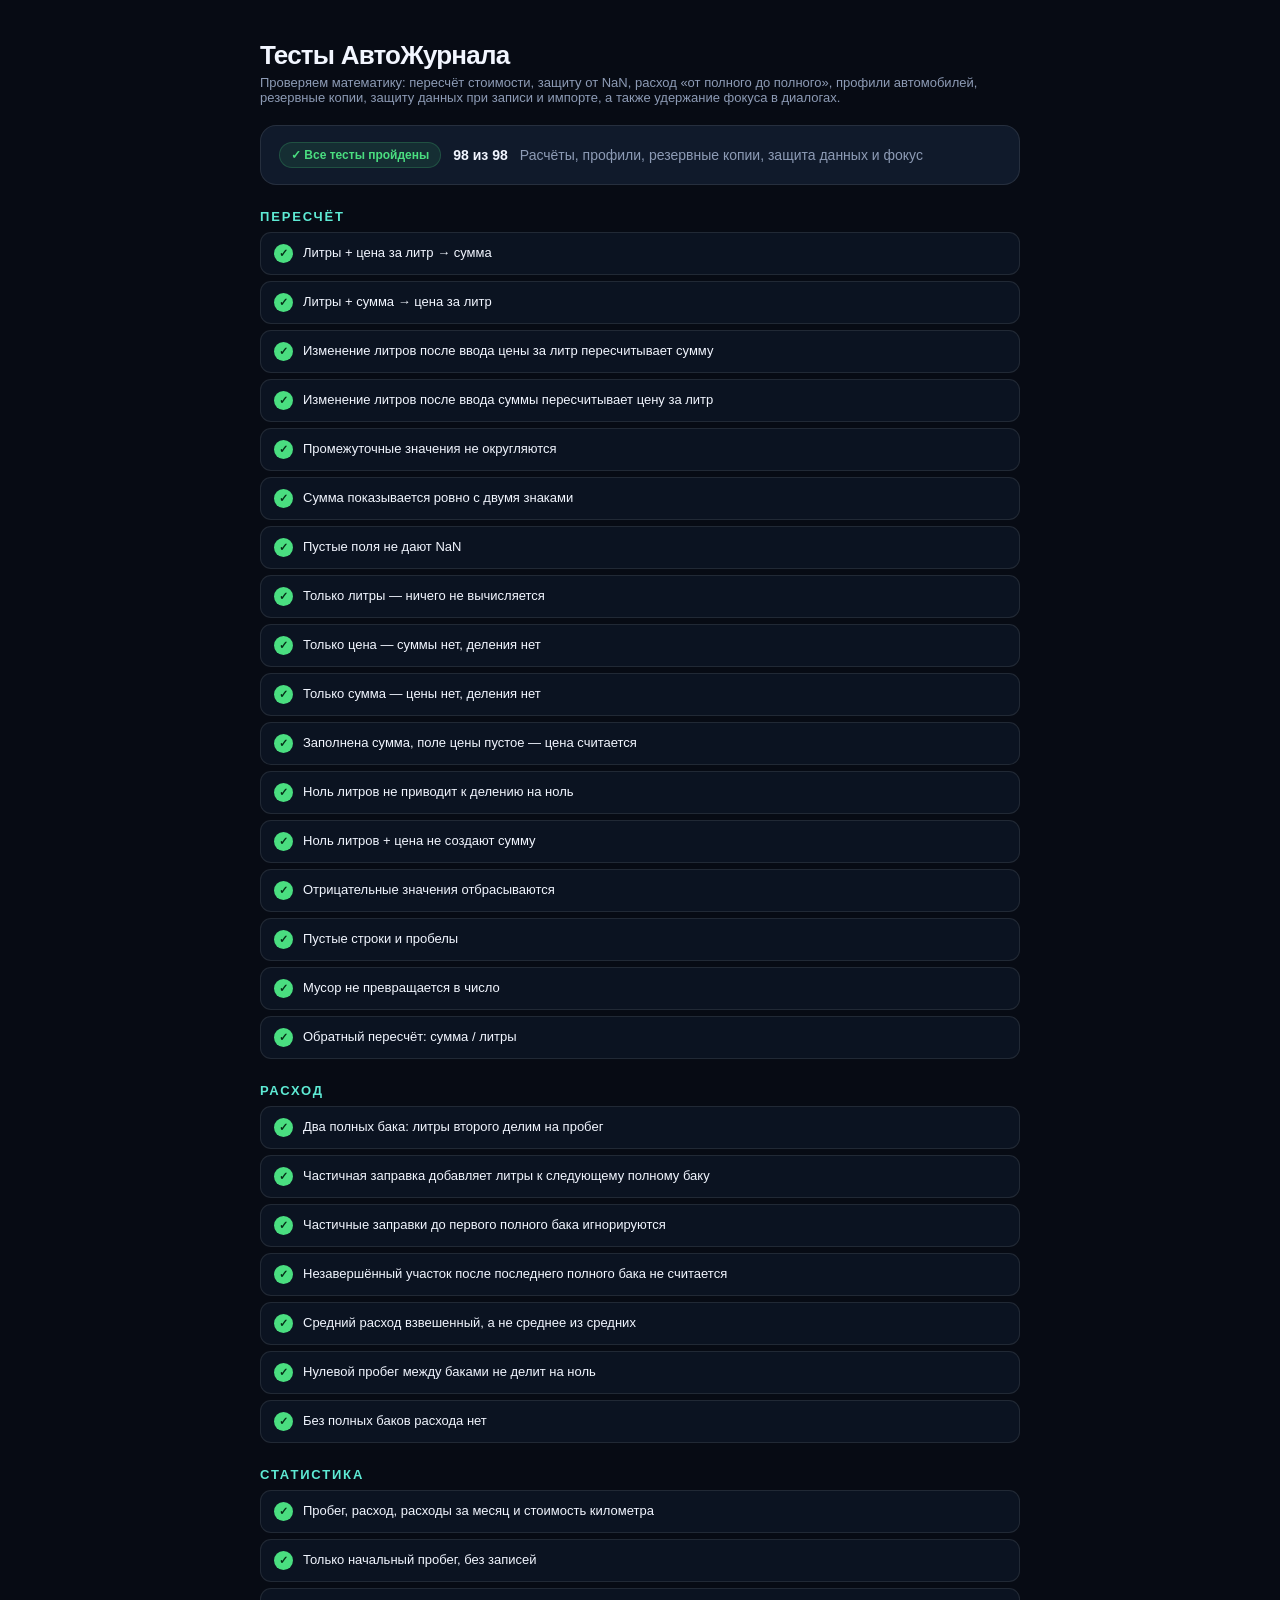
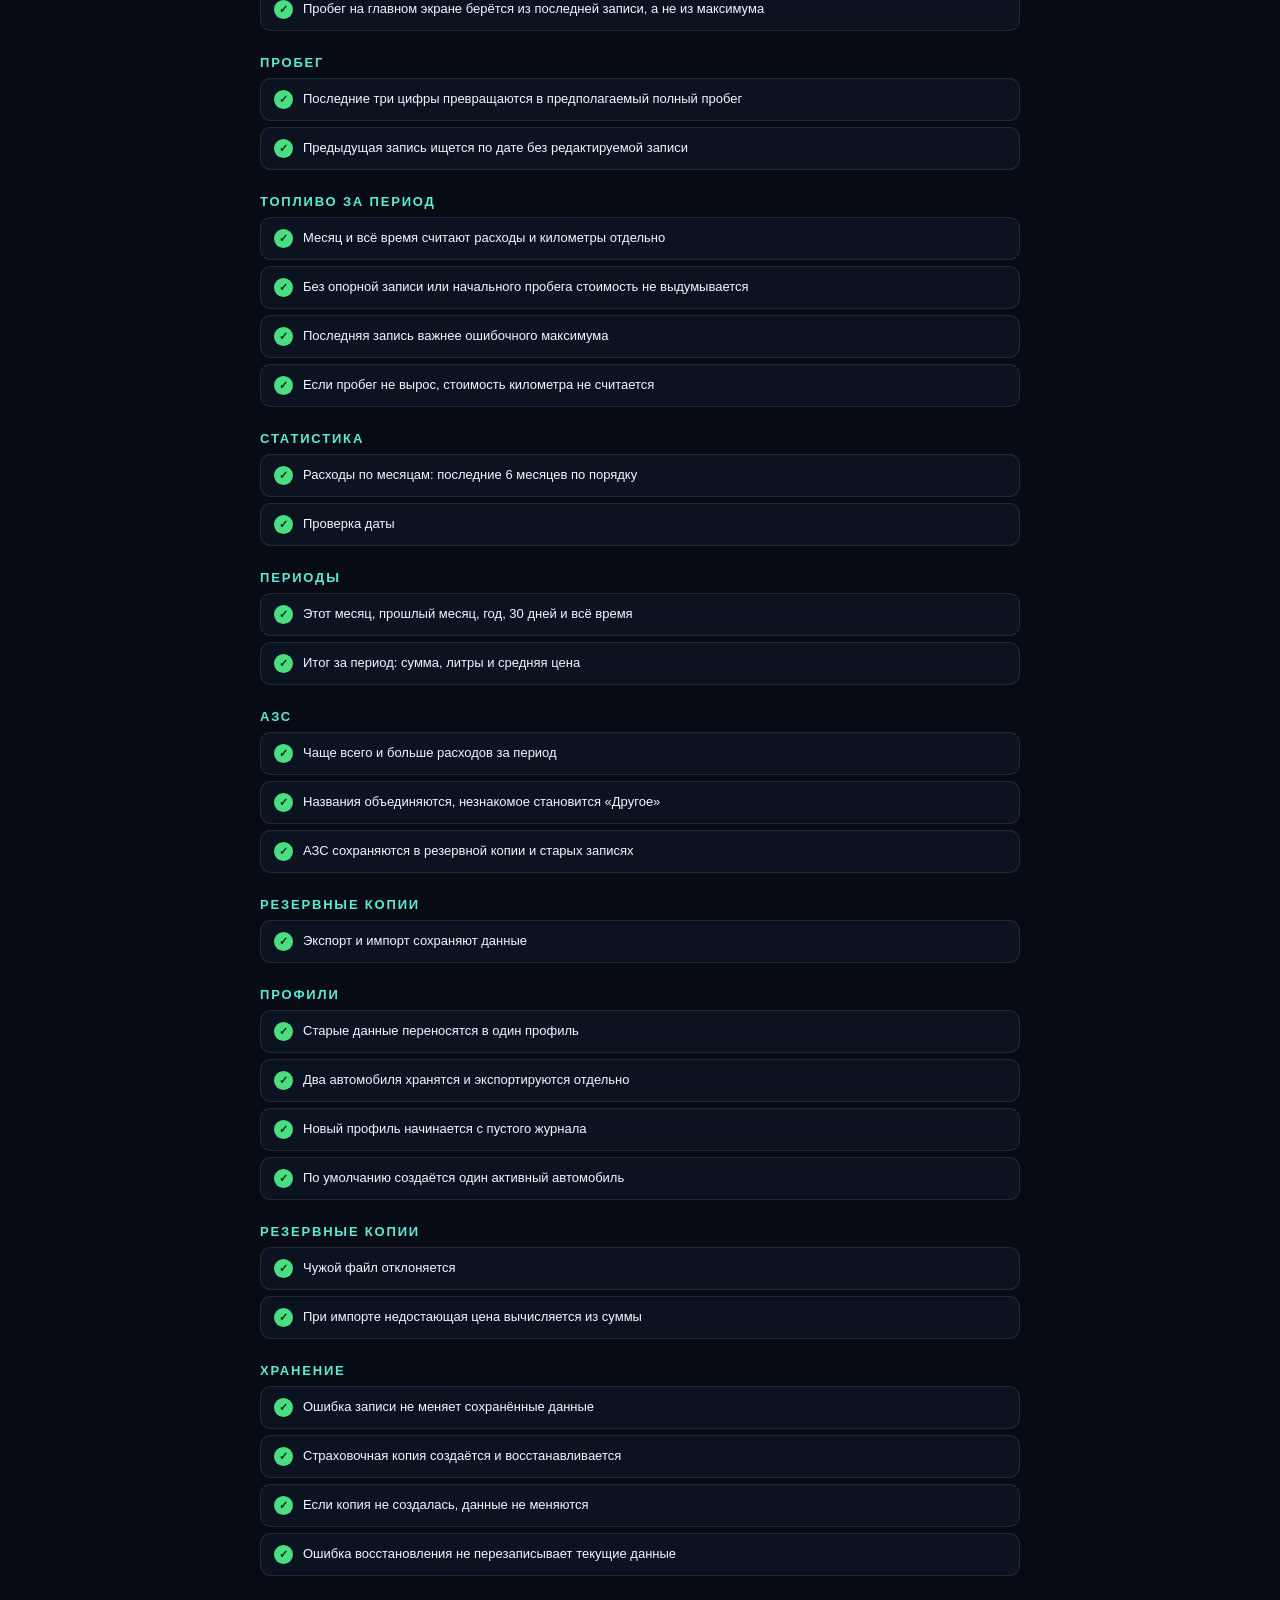
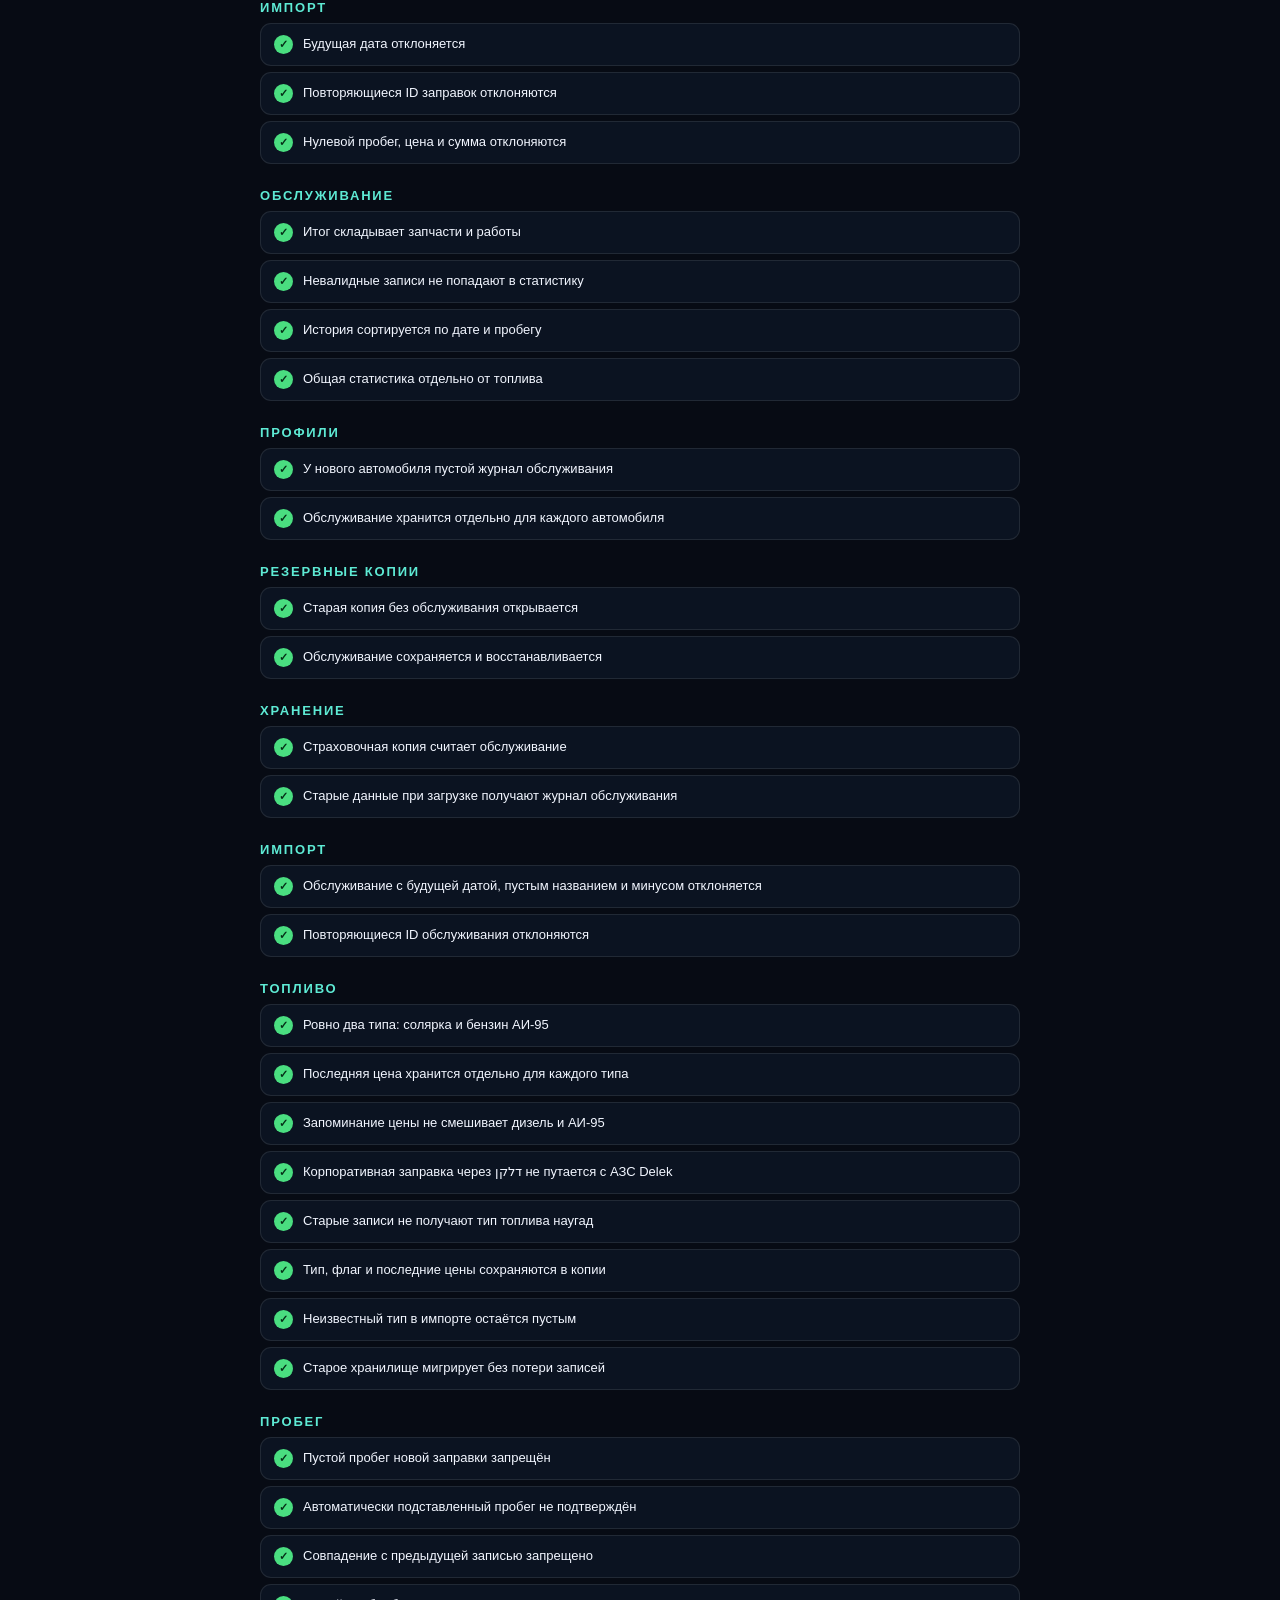
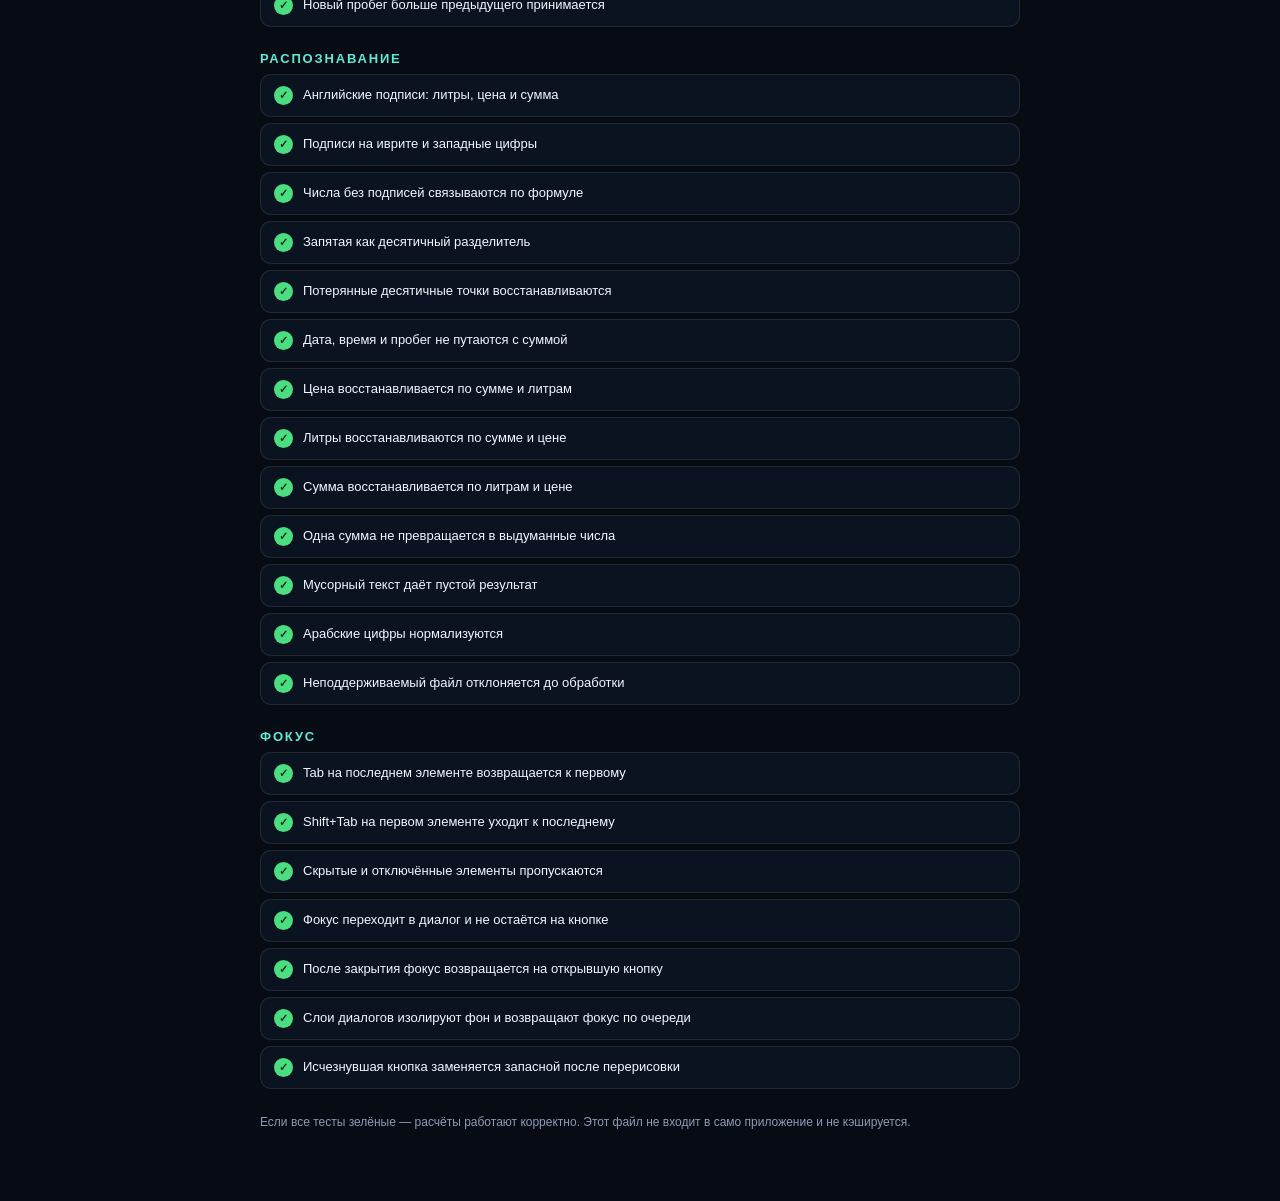
<file: tests/tests.html>
<!DOCTYPE html>
<html lang="ru">
<head>
  <meta charset="utf-8">
  <meta name="viewport" content="width=device-width, initial-scale=1">
  <title>Тесты АвтоЖурнала</title>
  <style>
    :root {
      color-scheme: dark;
      --bg: #070b14;
      --card: #101a2b;
      --border: rgba(255,255,255,.09);
      --text: #f2f6ff;
      --muted: #8d9bb5;
      --accent: #5eead4;
      --danger: #fb7185;
      --ok: #4ade80;
    }
    * { box-sizing: border-box; }
    body {
      margin: 0;
      padding: 24px 16px 60px;
      background: radial-gradient(900px 500px at 10% -10%, rgba(45,212,191,.1), transparent 60%), var(--bg);
      color: var(--text);
      font-family: -apple-system, BlinkMacSystemFont, "Segoe UI", Roboto, Arial, sans-serif;
      -webkit-font-smoothing: antialiased;
    }
    .wrap { max-width: 760px; margin: 0 auto; }
    h1 { margin: 0 0 4px; font-size: 26px; letter-spacing: -.03em; }
    .sub { margin: 0 0 20px; color: var(--muted); font-size: 13px; }
    .summary {
      display: flex; align-items: center; gap: 12px; flex-wrap: wrap;
      padding: 16px 18px; margin-bottom: 18px;
      border: 1px solid var(--border); border-radius: 16px; background: var(--card);
      font-size: 14px; font-weight: 600;
    }
    .summary .badge {
      display: inline-flex; align-items: center; gap: 6px;
      padding: 5px 11px; border-radius: 999px; font-size: 12px;
      background: rgba(74,222,128,.1); color: var(--ok);
      border: 1px solid rgba(74,222,128,.2);
    }
    .summary .badge.fail { background: rgba(251,113,133,.1); color: var(--danger); border-color: rgba(251,113,133,.25); }
    .summary .note { color: var(--muted); font-weight: 400; }
    h2 { margin: 24px 0 8px; font-size: 13px; text-transform: uppercase; letter-spacing: .14em; color: var(--accent); }
    .test {
      display: flex; gap: 10px; align-items: flex-start;
      padding: 11px 13px; margin-bottom: 6px;
      border: 1px solid var(--border); border-radius: 11px; background: rgba(16,26,43,.6);
      font-size: 13px; line-height: 1.4;
    }
    .mark { flex: 0 0 auto; width: 19px; height: 19px; border-radius: 50%; display: grid; place-items: center; font-size: 11px; font-weight: 700; }
    .pass .mark { color: #052e16; background: var(--ok); }
    .fail .mark { color: #4c0519; background: var(--danger); }
    .test-name { flex: 1; }
    .test-error { margin: 5px 0 0; color: #fecdd3; font-size: 12px; font-family: ui-monospace, Menlo, Consolas, monospace; white-space: pre-wrap; }
    .foot { margin-top: 26px; color: var(--muted); font-size: 12px; }
    @media (min-width: 700px) { body { padding-top: 40px; } }
  </style>
</head>
<body>
  <div class="wrap">
    <h1>Тесты АвтоЖурнала</h1>
    <p class="sub">Проверяем математику: пересчёт стоимости, защиту от NaN, расход «от полного до полного», профили автомобилей, резервные копии, защиту данных при записи и импорте, а также удержание фокуса в диалогах.</p>
    <div class="summary" id="summary">Запуск…</div>
    <div id="results"></div>
    <p class="foot">Если все тесты зелёные — расчёты работают корректно. Этот файл не входит в само приложение и не кэшируется.</p>
  </div>

  <script src="../calc.js"></script>
  <script src="../storage.js"></script>
  <script src="../ocr.js"></script>
  <script src="../focus.js"></script>
  <script src="./tests.js"></script>
</body>
</html>
</file>
<file: styles.css>
/* АвтоЖурнал — мобильный интерфейс */

:root {
  color-scheme: dark;
  --bg: #070b14;
  --bg-deep: #04070d;
  --surface: #0e1626;
  --surface-2: #111c2f;
  --card: rgba(17, 27, 44, 0.72);
  --card-solid: #101a2b;
  --border: rgba(255, 255, 255, 0.085);
  --border-strong: rgba(255, 255, 255, 0.14);
  --text: #f2f6ff;
  --text-soft: #c7d2e5;
  --muted: #8d9bb5;
  --muted-2: #6c7b95;
  --accent: #5eead4;
  --accent-strong: #2dd4bf;
  --accent-soft: rgba(94, 234, 212, 0.11);
  --accent-border: rgba(94, 234, 212, 0.24);
  --violet: #a78bfa;
  --amber: #fbbf24;
  --danger: #fb7185;
  --danger-soft: rgba(251, 113, 133, 0.1);
  --radius: 20px;
  --nav-height: 66px;
  --safe-bottom: env(safe-area-inset-bottom, 0px);
  --safe-top: env(safe-area-inset-top, 0px);
  --font: -apple-system, BlinkMacSystemFont, "SF Pro Text", "Segoe UI", Roboto, "Helvetica Neue", Arial, sans-serif;
}

* {
  box-sizing: border-box;
  -webkit-tap-highlight-color: transparent;
}

[hidden] {
  display: none !important;
}

.visually-hidden {
  position: absolute;
  width: 1px;
  height: 1px;
  padding: 0;
  margin: -1px;
  overflow: hidden;
  clip: rect(0 0 0 0);
  white-space: nowrap;
  border: 0;
}

html {
  min-height: 100%;
  -webkit-text-size-adjust: 100%;
  overflow-x: hidden !important;
  max-width: 100vw !important;
}

html[dir='rtl'] body {
  text-align: start;
}

html[dir='rtl'] .nav-item,
html[dir='rtl'] .topbar,
html[dir='rtl'] .screen-head,
html[dir='rtl'] .section-head,
html[dir='rtl'] .brand,
html[dir='rtl'] .home-period,
html[dir='rtl'] .stats-summary-top,
html[dir='rtl'] .chart-head,
html[dir='rtl'] .attachments-head,
html[dir='rtl'] .settings-card-head,
html[dir='rtl'] .profile-modal-head {
  direction: rtl;
}

html[dir='rtl'] .nav,
html[dir='rtl'] .bottom-nav {
  direction: rtl;
}

html[dir='rtl'] .input-suffix {
  border-left: none;
  border-right: 1px solid var(--border);
  border-radius: var(--radius-sm, 12px) 0 0 var(--radius-sm, 12px);
}

html[dir='rtl'] .select-chevron {
  right: auto;
  left: 14px;
}

html[dir='rtl'] .form-row {
  direction: rtl;
}

html[dir='rtl'] .calc-row {
  direction: rtl;
}

html[dir='rtl'] .theme-options {
  direction: rtl;
}

html[dir='rtl'] .period-switch {
  direction: rtl;
}

html[dir='rtl'] input,
html[dir='rtl'] textarea,
html[dir='rtl'] select {
  text-align: start;
}

html[dir='rtl'] .field-label,
html[dir='rtl'] .settings-note,
html[dir='rtl'] .profile-modal-note,
html[dir='rtl'] .ocr-review-note,
html[dir='rtl'] .attachments-note,
html[dir='rtl'] .fineprint {
  text-align: start;
}

body {
  margin: 0;
  min-height: 100%;
  font-family: var(--font);
  background:
    radial-gradient(900px 600px at 15% -10%, rgba(45, 212, 191, 0.09), transparent 60%),
    radial-gradient(800px 600px at 105% 15%, rgba(124, 92, 220, 0.08), transparent 55%),
    var(--bg-deep);
  color: var(--text);
  -webkit-font-smoothing: antialiased;
  text-rendering: optimizeLegibility;
  overflow-x: hidden !important;
  max-width: 100vw !important;
}

button,
input,
textarea {
  font-family: inherit;
}

button {
  cursor: pointer;
}

button:focus-visible,
input:focus-visible,
textarea:focus-visible,
label:focus-within {
  outline: none;
}

button:focus-visible,
a:focus-visible {
  outline: 2px solid var(--accent);
  outline-offset: 2px;
}

.app {
  position: relative;
  width: 100%;
  max-width: 560px;
  min-height: 100vh;
  min-height: 100dvh;
  margin: 0 auto;
  background:
    radial-gradient(700px 420px at 85% -5%, rgba(94, 234, 212, 0.055), transparent 60%),
    var(--bg);
  overflow-x: hidden !important;
}

/* ── Верхняя панель ─────────────────────────────────────── */

.topbar {
  position: sticky;
  top: 0;
  z-index: 30;
  display: flex;
  align-items: center;
  justify-content: space-between;
  gap: 12px;
  padding: calc(var(--safe-top) + 12px) 16px 12px;
  background: linear-gradient(to bottom, rgba(7, 11, 20, 0.97) 55%, rgba(7, 11, 20, 0.78));
  border-bottom: 1px solid rgba(255, 255, 255, 0.055);
  backdrop-filter: blur(20px);
  -webkit-backdrop-filter: blur(20px);
}

.brand {
  display: flex;
  align-items: center;
  gap: 10px;
  min-width: 0;
}

.brand-icon {
  display: grid;
  place-items: center;
  width: 40px;
  height: 40px;
  border-radius: 13px;
  color: var(--accent);
  background: linear-gradient(145deg, rgba(94, 234, 212, 0.18), rgba(45, 212, 191, 0.04));
  border: 1px solid var(--accent-border);
  box-shadow: inset 0 1px 0 rgba(255, 255, 255, 0.09);
  flex: 0 0 auto;
}

.brand-icon svg {
  width: 24px;
  height: 24px;
}

.brand-text {
  display: flex;
  flex-direction: column;
  gap: 1px;
  min-width: 0;
}

.brand-title {
  font-size: 17px;
  font-weight: 650;
  letter-spacing: -0.02em;
  line-height: 1.15;
}

.brand-sub {
  font-size: 10.5px;
  color: var(--muted);
  letter-spacing: 0.02em;
}

.car-switch {
  display: inline-flex;
  align-items: center;
  gap: 2px;
  align-self: flex-start;
  max-width: 100%;
  min-width: 0;
  margin: 0;
  padding: 0;
  border: none;
  background: none;
  color: var(--muted);
  font-size: 10.5px;
  line-height: 1.25;
  letter-spacing: 0.02em;
  text-align: left;
}

.car-switch span {
  min-width: 0;
  overflow: hidden;
  text-overflow: ellipsis;
  white-space: nowrap;
}

.car-switch svg {
  width: 12px;
  height: 12px;
  flex: 0 0 auto;
  color: var(--muted-2);
}

.car-switch:active {
  color: var(--text);
}

.icon-btn {
  display: grid;
  place-items: center;
  width: 40px;
  height: 40px;
  padding: 0;
  border-radius: 12px;
  border: 1px solid transparent;
  background: rgba(255, 255, 255, 0.045);
  color: var(--muted);
  transition: background 0.18s ease, color 0.18s ease;
  flex: 0 0 auto;
}

.icon-btn:active {
  background: rgba(255, 255, 255, 0.09);
  color: var(--text);
}

.icon-btn svg {
  width: 21px;
  height: 21px;
}

/* ── Экраны ─────────────────────────────────────────────── */

.main {
  padding: 16px 16px calc(var(--nav-height) + var(--safe-bottom) + 38px);
  overflow-x: hidden !important;
  max-width: 100% !important;
}

.screen {
  display: none;
  max-width: 100% !important;
  overflow-x: hidden !important;
}

.screen.is-active {
  display: block;
  animation: screen-in 0.3s ease both;
}

@keyframes screen-in {
  from {
    opacity: 0;
    transform: translateY(8px);
  }
  to {
    opacity: 1;
    transform: none;
  }
}

.eyebrow {
  margin: 0 0 4px;
  font-size: 10px;
  font-weight: 600;
  letter-spacing: 0.16em;
  text-transform: uppercase;
  color: var(--accent);
  opacity: 0.9;
}

.screen-head {
  display: flex;
  align-items: flex-end;
  justify-content: space-between;
  gap: 12px;
  margin: 4px 2px 18px;
}

.screen-head h1 {
  margin: 0;
  font-size: 30px;
  line-height: 1.05;
  font-weight: 660;
  letter-spacing: -0.04em;
}

.round-btn {
  display: grid;
  place-items: center;
  width: 44px;
  height: 44px;
  border: none;
  border-radius: 15px;
  background: linear-gradient(145deg, var(--accent), var(--accent-strong));
  color: #03110e;
  box-shadow: 0 10px 24px -10px rgba(45, 212, 191, 0.7);
  transition: transform 0.15s ease;
  flex: 0 0 auto;
}

.round-btn:active {
  transform: scale(0.94);
}

.round-btn svg {
  width: 22px;
  height: 22px;
}

/* ── Главный экран ──────────────────────────────────────── */

.hero {
  position: relative;
  overflow: hidden;
  padding: 18px;
  border-radius: 26px;
  border: 1px solid rgba(255, 255, 255, 0.09);
  background:
    radial-gradient(120% 130% at 88% 0%, rgba(94, 234, 212, 0.16), transparent 52%),
    linear-gradient(155deg, #111c2e 0%, #0b1220 70%);
  box-shadow:
    0 24px 50px -34px rgba(0, 0, 0, 1),
    inset 0 1px 0 rgba(255, 255, 255, 0.06);
}

.hero-glow {
  position: absolute;
  top: -70px;
  right: -50px;
  width: 180px;
  height: 180px;
  border-radius: 50%;
  background: var(--accent);
  filter: blur(80px);
  opacity: 0.14;
  pointer-events: none;
}

.hero-top {
  position: relative;
  display: flex;
  align-items: center;
  justify-content: space-between;
  gap: 10px;
}

.hero-date {
  font-size: 10.5px;
  color: var(--muted);
  white-space: nowrap;
}

.chip {
  display: inline-flex;
  align-items: center;
  gap: 5px;
  padding: 4px 9px;
  border-radius: 999px;
  font-size: 9.5px;
  font-weight: 600;
  letter-spacing: 0.11em;
  text-transform: uppercase;
  white-space: nowrap;
}

.chip-live {
  color: var(--accent);
  background: var(--accent-soft);
  border: 1px solid rgba(94, 234, 212, 0.16);
}

.chip-muted {
  color: var(--muted);
  background: rgba(255, 255, 255, 0.045);
  border: 1px solid rgba(255, 255, 255, 0.07);
  letter-spacing: 0.04em;
  font-size: 10px;
  text-transform: none;
  font-weight: 500;
}

.live-dot {
  width: 5px;
  height: 5px;
  border-radius: 50%;
  background: var(--accent);
  box-shadow: 0 0 0 3px rgba(94, 234, 212, 0.13);
}

.odometer {
  position: relative;
  display: flex;
  align-items: baseline;
  gap: 7px;
  margin-top: 16px;
  line-height: 1;
}

.odometer-value {
  font-size: clamp(44px, 13.5vw, 60px);
  font-weight: 680;
  letter-spacing: -0.055em;
  font-variant-numeric: tabular-nums;
}

.odometer-unit {
  font-size: 13px;
  font-weight: 500;
  color: var(--muted);
  letter-spacing: 0.02em;
}

.hero-hint {
  position: relative;
  margin: 9px 0 0;
  max-width: 95%;
  font-size: 11.5px;
  line-height: 1.5;
  color: var(--muted);
}

.home-period {
  display: flex;
  align-items: center;
  justify-content: space-between;
  flex-wrap: wrap;
  gap: 8px 12px;
  margin: 18px 2px 0;
}

.home-period-label {
  font-size: 10px;
  font-weight: 600;
  letter-spacing: 0.09em;
  text-transform: uppercase;
  color: var(--muted-2);
}

.period-switch {
  display: inline-flex;
  gap: 2px;
  padding: 2px;
  border: 1px solid var(--border);
  border-radius: 11px;
  background: rgba(255, 255, 255, 0.035);
}

.period-switch-btn {
  min-height: 30px;
  padding: 5px 10px;
  border: none;
  border-radius: 8px;
  background: transparent;
  color: var(--muted);
  font: inherit;
  font-size: 10.5px;
  font-weight: 600;
  white-space: nowrap;
  cursor: pointer;
  transition: color 0.16s ease, background 0.16s ease;
}

.period-switch-btn.is-active {
  color: var(--accent);
  background: var(--accent-soft);
}

.period-switch-btn:focus-visible {
  outline: 2px solid var(--accent);
  outline-offset: 1px;
}

.stats-grid {
  display: grid;
  grid-template-columns: 1fr 1fr;
  gap: 10px;
  margin-top: 12px;
}

.stat-card {
  position: relative;
  display: flex;
  flex-direction: column;
  align-items: flex-start;
  min-height: 136px;
  padding: 13px;
  border-radius: var(--radius);
  border: 1px solid var(--border);
  background: linear-gradient(160deg, rgba(22, 34, 55, 0.82), rgba(12, 19, 32, 0.82));
  box-shadow: inset 0 1px 0 rgba(255, 255, 255, 0.04);
}

.stat-icon {
  display: grid;
  place-items: center;
  width: 29px;
  height: 29px;
  border-radius: 9px;
  margin-bottom: 9px;
}

.stat-icon svg {
  width: 16px;
  height: 16px;
}

.stat-icon-fuel {
  color: var(--accent);
  background: var(--accent-soft);
}

.stat-icon-money {
  color: var(--amber);
  background: rgba(251, 191, 36, 0.09);
}

.stat-icon-road {
  color: var(--violet);
  background: rgba(167, 139, 250, 0.1);
}

.stat-icon-service {
  color: #fbbf24;
  background: rgba(251, 191, 36, 0.1);
}

.stat-card-link {
  width: 100%;
  font: inherit;
  color: inherit;
  text-align: left;
  cursor: pointer;
  transition: border-color 0.16s ease, background 0.16s ease;
}

.stat-card-link:active {
  border-color: rgba(251, 191, 36, 0.28);
  background: linear-gradient(160deg, rgba(27, 41, 65, 0.9), rgba(13, 21, 35, 0.9));
}

.stat-card-link:focus-visible {
  outline: 2px solid var(--accent);
  outline-offset: 2px;
}

.stat-arrow {
  width: 16px;
  height: 16px;
  margin-left: 2px;
  color: var(--muted-2);
  align-self: center;
}

.stat-label {
  font-size: 10.5px;
  line-height: 1.3;
  color: var(--muted);
}

.stat-value-row {
  display: flex;
  align-items: baseline;
  gap: 4px;
  margin-top: 3px;
  min-width: 0;
}

.stat-value {
  font-size: 23px;
  font-weight: 650;
  letter-spacing: -0.035em;
  font-variant-numeric: tabular-nums;
  white-space: nowrap;
}

.stat-value-money {
  font-size: 19px;
  letter-spacing: -0.04em;
}

.stat-unit {
  font-size: 9.5px;
  color: var(--muted-2);
  white-space: nowrap;
}

.stat-note {
  margin: 3px 0 0;
  font-size: 10px;
  line-height: 1.35;
  color: var(--muted-2);
}

.stat-wide {
  grid-column: span 2;
  flex-direction: row;
  align-items: center;
  gap: 11px;
  min-height: 0;
  padding: 13px 15px;
}

.stat-wide .stat-icon {
  margin-bottom: 0;
  flex: 0 0 auto;
}

.stat-wide-text {
  flex: 1;
  min-width: 0;
}

.stat-wide .stat-value-row {
  margin-top: 0;
  margin-left: auto;
}

.stat-wide .stat-value {
  font-size: 22px;
}

.section-head {
  display: flex;
  align-items: center;
  justify-content: space-between;
  gap: 10px;
  margin: 22px 2px 10px;
}

.section-head h2 {
  margin: 0;
  font-size: 15px;
  font-weight: 600;
  letter-spacing: -0.01em;
}

.link-btn {
  padding: 4px;
  border: none;
  background: none;
  color: var(--accent);
  font-size: 12.5px;
  font-weight: 500;
}

/* ── Список заправок ────────────────────────────────────── */

.fuel-list {
  display: flex;
  flex-direction: column;
  gap: 9px;
}

.fuel-card {
  position: relative;
  padding: 13px 13px 12px;
  border-radius: 18px;
  border: 1px solid var(--border);
  background: linear-gradient(160deg, rgba(19, 30, 49, 0.72), rgba(11, 18, 31, 0.72));
  box-shadow: inset 0 1px 0 rgba(255, 255, 255, 0.035);
  min-width: 0;
  max-width: 100%;
  width: 100%;
  box-sizing: border-box;
  overflow-x: hidden;
}

.fuel-top {
  display: flex;
  align-items: center;
  gap: 7px;
  min-height: 26px;
}

.fuel-date {
  font-size: 10.5px;
  color: var(--muted);
  text-transform: capitalize;
  white-space: nowrap;
}

.badge-full {
  display: inline-flex;
  align-items: center;
  gap: 4px;
  padding: 3px 7px;
  border-radius: 999px;
  font-size: 8.5px;
  font-weight: 600;
  letter-spacing: 0.06em;
  text-transform: uppercase;
  color: var(--accent);
  background: rgba(94, 234, 212, 0.08);
  border: 1px solid rgba(94, 234, 212, 0.14);
  white-space: nowrap;
}

.badge-full::before {
  content: "";
  width: 4px;
  height: 4px;
  border-radius: 50%;
  background: currentColor;
}

.badge-fuel,
.badge-corporate {
  display: inline-flex;
  align-items: center;
  max-width: 132px;
  padding: 3px 7px;
  border-radius: 999px;
  font-size: 8.5px;
  font-weight: 600;
  letter-spacing: 0.04em;
  white-space: nowrap;
  overflow: hidden;
  text-overflow: ellipsis;
}

.badge-fuel {
  color: #bfdbfe;
  background: rgba(96, 165, 250, 0.1);
  border: 1px solid rgba(96, 165, 250, 0.18);
}

.badge-fuel.is-diesel {
  color: #fde68a;
  background: rgba(251, 191, 36, 0.09);
  border-color: rgba(251, 191, 36, 0.18);
}

.badge-corporate {
  color: var(--muted);
  background: rgba(255, 255, 255, 0.04);
  border: 1px solid var(--border);
}

.fuel-actions {
  display: flex;
  gap: 2px;
  margin-inline-start: auto;
}

.mini-btn {
  display: grid;
  place-items: center;
  width: 29px;
  height: 29px;
  padding: 0;
  border: none;
  border-radius: 9px;
  background: transparent;
  color: var(--muted-2);
  transition: background 0.15s ease, color 0.15s ease;
}

.mini-btn:active {
  background: rgba(255, 255, 255, 0.07);
  color: var(--text);
}

.mini-btn svg {
  width: 16px;
  height: 16px;
}

.mini-danger:active {
  color: var(--danger);
  background: var(--danger-soft);
}

.fuel-line {
  display: flex;
  align-items: baseline;
  justify-content: space-between;
  gap: 10px;
  margin-top: 5px;
}

.fuel-station {
  min-width: 0;
  overflow: hidden;
  text-overflow: ellipsis;
  white-space: nowrap;
  font-size: 14.5px;
  font-weight: 600;
  letter-spacing: -0.015em;
}

.fuel-station.is-empty {
  color: var(--muted-2);
  font-weight: 500;
}

.fuel-total {
  flex: 0 0 auto;
  font-size: 15px;
  font-weight: 650;
  font-variant-numeric: tabular-nums;
  letter-spacing: -0.02em;
}

.fuel-meta {
  display: flex;
  flex-wrap: wrap;
  gap: 0 6px;
  margin-top: 3px;
  font-size: 10.5px;
  color: var(--muted-2);
  font-variant-numeric: tabular-nums;
}

.fuel-meta span + span::before {
  content: "·";
  margin-right: 6px;
  color: rgba(255, 255, 255, 0.2);
}

.fuel-note {
  margin: 8px 0 0;
  padding-top: 7px;
  border-top: 1px dashed rgba(255, 255, 255, 0.07);
  font-size: 11px;
  line-height: 1.45;
  color: #a6b3c8;
  overflow-wrap: anywhere;
}

.empty-state {
  display: flex;
  flex-direction: column;
  align-items: center;
  gap: 7px;
  padding: 30px 20px;
  border-radius: 20px;
  border: 1px dashed rgba(255, 255, 255, 0.12);
  background: rgba(255, 255, 255, 0.018);
  text-align: center;
}

.empty-state-icon {
  display: grid;
  place-items: center;
  width: 46px;
  height: 46px;
  margin-bottom: 2px;
  border-radius: 15px;
  color: var(--accent);
  background: var(--accent-soft);
}

.empty-state-icon svg {
  width: 24px;
  height: 24px;
}

.empty-state strong {
  font-size: 14px;
  font-weight: 600;
}

.empty-state span {
  max-width: 260px;
  font-size: 11.5px;
  line-height: 1.5;
  color: var(--muted);
}

.empty-state button {
  margin-top: 7px;
}

/* ── Сводка журнала ─────────────────────────────────────── */

.summary-strip {
  display: grid;
  grid-template-columns: repeat(3, 1fr);
  gap: 1px;
  margin-bottom: 12px;
  border: 1px solid var(--border);
  border-radius: 17px;
  overflow: hidden;
  background: var(--border);
}

.summary-item {
  min-width: 0;
  padding: 11px 10px;
  background: #0c1422;
}

.summary-label {
  display: block;
  font-size: 9px;
  letter-spacing: 0.04em;
  text-transform: uppercase;
  color: var(--muted-2);
  white-space: nowrap;
}

.summary-value {
  display: block;
  margin-top: 3px;
  font-size: 13px;
  font-weight: 600;
  letter-spacing: -0.02em;
  font-variant-numeric: tabular-nums;
  white-space: nowrap;
  overflow: hidden;
  text-overflow: ellipsis;
}

/* ── Статистика за период ───────────────────────────────── */

.stats-summary {
  position: relative;
  overflow: hidden;
  padding: 16px;
  margin-bottom: 11px;
  border-radius: 22px;
  border: 1px solid rgba(94, 234, 212, 0.17);
  background:
    radial-gradient(120% 130% at 100% 0%, rgba(94, 234, 212, 0.1), transparent 55%),
    linear-gradient(160deg, rgba(20, 33, 52, 0.92), rgba(11, 18, 31, 0.9));
  box-shadow: inset 0 1px 0 rgba(255, 255, 255, 0.045);
}

.stats-summary-top {
  display: flex;
  align-items: flex-start;
  justify-content: space-between;
  gap: 10px;
}

.stats-summary-main {
  min-width: 0;
}

.stats-total {
  display: block;
  margin-top: 4px;
  font-size: clamp(26px, 8vw, 34px);
  font-weight: 680;
  line-height: 1.05;
  letter-spacing: -0.045em;
  font-variant-numeric: tabular-nums;
  white-space: nowrap;
}

.stats-summary-meta {
  margin: 8px 0 0;
  font-size: 10.5px;
  line-height: 1.45;
  color: var(--muted);
}

.period-control {
  position: relative;
  display: flex;
  align-items: center;
  flex: 0 0 auto;
}

.period-control select {
  height: 37px;
  max-width: 142px;
  padding: 0 30px 0 11px;
  border: 1px solid rgba(255, 255, 255, 0.11);
  border-radius: 11px;
  background: rgba(255, 255, 255, 0.055);
  color: var(--text-soft);
  font-size: 11.5px;
  font-weight: 500;
  appearance: none;
  -webkit-appearance: none;
  cursor: pointer;
}

.period-control select:focus-visible {
  outline: 2px solid var(--accent);
  outline-offset: 1px;
}

.period-control svg {
  position: absolute;
  right: 9px;
  width: 14px;
  height: 14px;
  color: var(--muted);
  pointer-events: none;
}

.period-control option,
.select-wrap option {
  background: #0e1626;
  color: var(--text);
}

.station-card {
  padding-bottom: 14px;
}

.station-highlights {
  display: grid;
  grid-template-columns: 1fr 1fr;
  gap: 8px;
  margin-top: 12px;
}

.station-highlight {
  min-width: 0;
  padding: 11px;
  border-radius: 14px;
  border: 1px solid var(--border);
  background: rgba(255, 255, 255, 0.03);
}

.station-highlight.is-visits {
  border-color: rgba(94, 234, 212, 0.17);
  background: rgba(94, 234, 212, 0.055);
}

.station-highlight.is-spent {
  border-color: rgba(251, 191, 36, 0.16);
  background: rgba(251, 191, 36, 0.05);
}

.station-highlight-label {
  display: block;
  font-size: 9px;
  font-weight: 600;
  letter-spacing: 0.07em;
  text-transform: uppercase;
  color: var(--muted-2);
}

.station-highlight-name {
  display: block;
  margin-top: 5px;
  overflow: hidden;
  text-overflow: ellipsis;
  white-space: nowrap;
  font-size: 14px;
  font-weight: 650;
  letter-spacing: -0.015em;
}

.station-highlight-value {
  display: block;
  margin-top: 2px;
  font-size: 10.5px;
  color: var(--muted);
  font-variant-numeric: tabular-nums;
}

.station-list {
  margin-top: 14px;
}

.station-list-head {
  display: flex;
  align-items: center;
  justify-content: space-between;
  gap: 8px;
  padding: 0 2px 7px;
  font-size: 9px;
  letter-spacing: 0.07em;
  text-transform: uppercase;
  color: var(--muted-2);
}

.station-row {
  padding: 10px 2px 11px;
  border-top: 1px solid rgba(255, 255, 255, 0.065);
}

.station-row-top {
  display: flex;
  align-items: baseline;
  justify-content: space-between;
  gap: 10px;
}

.station-name {
  min-width: 0;
  overflow: hidden;
  text-overflow: ellipsis;
  white-space: nowrap;
  font-size: 13.5px;
  font-weight: 600;
  letter-spacing: -0.01em;
}

.station-total {
  flex: 0 0 auto;
  font-size: 13px;
  font-weight: 650;
  letter-spacing: -0.02em;
  font-variant-numeric: tabular-nums;
}

.station-meter {
  height: 5px;
  margin-top: 7px;
  border-radius: 999px;
  background: rgba(255, 255, 255, 0.06);
  overflow: hidden;
}

.station-meter span {
  display: block;
  height: 100%;
  border-radius: inherit;
  background: linear-gradient(90deg, var(--accent-strong), var(--accent));
}

.station-meta {
  display: flex;
  flex-wrap: wrap;
  gap: 0 6px;
  margin-top: 5px;
  font-size: 10px;
  color: var(--muted-2);
  font-variant-numeric: tabular-nums;
}

.station-meta span + span::before {
  content: "·";
  margin-right: 6px;
  color: rgba(255, 255, 255, 0.2);
}

.stats-empty {
  margin: 14px 0 2px;
  padding: 18px 12px;
  border-radius: 14px;
  border: 1px dashed rgba(255, 255, 255, 0.12);
  font-size: 11.5px;
  line-height: 1.5;
  text-align: center;
  color: var(--muted);
}

/* ── Графики ────────────────────────────────────────────── */

.chart-card {
  padding: 15px 14px 7px;
  margin-bottom: 11px;
  border-radius: 22px;
  border: 1px solid var(--border);
  background: linear-gradient(160deg, rgba(19, 30, 49, 0.72), rgba(11, 18, 31, 0.82));
  box-shadow: inset 0 1px 0 rgba(255, 255, 255, 0.035);
}

.chart-head {
  display: flex;
  align-items: flex-start;
  justify-content: space-between;
  gap: 10px;
  padding: 0 2px;
}

.chart-head h2 {
  margin: 0;
  font-size: 14.5px;
  font-weight: 600;
  letter-spacing: -0.015em;
}

.chart-head p {
  margin: 3px 0 0;
  font-size: 10.5px;
  color: var(--muted-2);
}

.chart {
  margin: 4px -3px 0;
}

.chart svg {
  display: block;
  width: 100%;
  height: auto;
  overflow: visible;
}

.chart-empty {
  display: flex;
  flex-direction: column;
  align-items: center;
  justify-content: center;
  gap: 5px;
  min-height: 160px;
  padding: 18px;
  text-align: center;
  color: var(--muted);
}

.chart-empty-icon {
  width: 42px;
  height: 42px;
  margin-bottom: 3px;
  color: var(--accent);
  opacity: 0.55;
}

.chart-empty strong {
  font-size: 13px;
  font-weight: 600;
  color: var(--text-soft);
}

.chart-empty span {
  max-width: 250px;
  font-size: 10.5px;
  line-height: 1.5;
}

.fineprint {
  margin: 14px 4px;
  font-size: 10.5px;
  line-height: 1.6;
  color: var(--muted-2);
}

/* ── Настройки ──────────────────────────────────────────── */

.settings-card {
  padding: 17px;
  margin-bottom: 11px;
  border-radius: 20px;
  border: 1px solid var(--border);
  background: linear-gradient(160deg, rgba(19, 30, 49, 0.68), rgba(11, 18, 31, 0.74));
}

.settings-card h2 {
  margin: 0;
  font-size: 14.5px;
  font-weight: 600;
  letter-spacing: -0.01em;
}

.settings-note {
  margin: 7px 0 14px;
  font-size: 11.5px;
  line-height: 1.55;
  color: var(--muted);
}

.settings-form {
  display: flex;
  flex-direction: column;
  gap: 9px;
}

.settings-profiles-btn {
  margin-top: 10px;
}

.steps {
  margin: 0 0 12px;
  padding-left: 19px;
  font-size: 12px;
  line-height: 1.65;
  color: var(--text-soft);
}

.steps li {
  margin-bottom: 5px;
  padding-left: 2px;
}

.steps li::marker {
  color: var(--accent);
  font-size: 11px;
}

.inline-icon {
  display: inline-grid;
  place-items: center;
  width: 18px;
  height: 18px;
  border-radius: 5px;
  background: rgba(255, 255, 255, 0.07);
  font-size: 11px;
  vertical-align: -4px;
}

.app-footer {
  margin: 24px 0 8px;
  text-align: center;
  font-size: 10px;
  line-height: 1.7;
  color: var(--muted-2);
}

/* ── Поля и кнопки ──────────────────────────────────────── */

.field {
  display: flex;
  flex-direction: column;
  gap: 6px;
  min-width: 0;
}

.field-label {
  padding-left: 2px;
  font-size: 11px;
  font-weight: 500;
  color: var(--muted);
  letter-spacing: 0.01em;
}

.input-wrap {
  display: flex;
  align-items: center;
  height: 51px;
  min-width: 0;
  border-radius: 14px;
  border: 1px solid rgba(255, 255, 255, 0.09);
  background: var(--surface);
  transition: border-color 0.16s ease, box-shadow 0.16s ease, background 0.16s ease;
  overflow: hidden;
}

.input-wrap:focus-within {
  border-color: rgba(94, 234, 212, 0.55);
  background: #0f1929;
  box-shadow: 0 0 0 3px rgba(94, 234, 212, 0.09);
}

.input-wrap.is-invalid {
  border-color: rgba(251, 113, 133, 0.6);
  box-shadow: 0 0 0 3px rgba(251, 113, 133, 0.08);
}

.input-wrap input,
.input-wrap textarea,
.input-wrap select {
  width: 100%;
  min-width: 0;
  height: 100%;
  padding: 0 13px;
  border: none;
  outline: none;
  background: transparent;
  color: var(--text);
  font-size: 16px;
  font-variant-numeric: tabular-nums;
  appearance: none;
  -webkit-appearance: none;
}

.input-wrap select {
  padding-right: 38px;
  cursor: pointer;
}

.select-wrap {
  position: relative;
}

.select-chevron {
  position: absolute;
  right: 13px;
  top: 50%;
  width: 17px;
  height: 17px;
  color: var(--muted);
  pointer-events: none;
  transform: translateY(-50%);
}

.input-wrap input::placeholder,
.input-wrap textarea::placeholder {
  color: #53617a;
  opacity: 1;
}

.input-wrap input[type="date"] {
  min-height: 100%;
}

.input-wrap input[type="date"]::-webkit-calendar-picker-indicator {
  filter: invert(0.72);
  opacity: 0.55;
  cursor: pointer;
}

.input-suffix {
  flex: 0 0 auto;
  padding: 0 13px 0 2px;
  font-size: 11.5px;
  color: var(--muted-2);
  white-space: nowrap;
}

.input-wrap-textarea {
  height: auto;
  align-items: stretch;
}

.input-wrap textarea {
  min-height: 76px;
  padding: 12px 13px;
  line-height: 1.5;
  resize: vertical;
  font-size: 15px;
}

.input-wrap-large {
  height: 60px;
}

.input-wrap-large input {
  font-size: 22px;
  font-weight: 600;
  letter-spacing: -0.025em;
}

.primary-btn {
  display: flex;
  align-items: center;
  justify-content: center;
  width: 100%;
  min-height: 53px;
  margin-top: 2px;
  padding: 0 18px;
  border: none;
  border-radius: 16px;
  background: linear-gradient(135deg, #6ff2dc, #2dd4bf);
  color: #03110e;
  font-size: 14.5px;
  font-weight: 700;
  letter-spacing: -0.01em;
  box-shadow: 0 14px 30px -14px rgba(45, 212, 191, 0.75);
  transition: transform 0.14s ease, filter 0.14s ease;
}

.primary-btn:active {
  transform: scale(0.985);
  filter: brightness(0.96);
}

.secondary-btn {
  display: flex;
  align-items: center;
  justify-content: center;
  gap: 8px;
  width: 100%;
  min-height: 47px;
  padding: 0 14px;
  border: 1px solid var(--border);
  border-radius: 14px;
  background: rgba(255, 255, 255, 0.045);
  color: var(--text);
  font-size: 13px;
  font-weight: 600;
  text-align: center;
  transition: background 0.16s ease;
}

.secondary-btn + .secondary-btn,
.secondary-btn + .file-btn {
  margin-top: 8px;
}

.secondary-btn:active {
  background: rgba(255, 255, 255, 0.085);
}

.secondary-btn svg {
  width: 17px;
  height: 17px;
  color: var(--accent);
}

.file-btn {
  cursor: pointer;
}

#restore-snapshot-btn {
  margin-top: 8px;
}

.danger-btn {
  width: 100%;
  min-height: 46px;
  padding: 0 14px;
  border: 1px solid rgba(251, 113, 133, 0.24);
  border-radius: 14px;
  background: var(--danger-soft);
  color: #fda4af;
  font-size: 12.5px;
  font-weight: 600;
}

.danger-btn:active {
  background: rgba(251, 113, 133, 0.16);
}

.form-error {
  margin: 0;
  padding: 9px 11px;
  border-radius: 10px;
  background: rgba(251, 113, 133, 0.1);
  border: 1px solid rgba(251, 113, 133, 0.18);
  font-size: 11.5px;
  line-height: 1.45;
  color: #fecdd3;
}

.form-error:empty {
  display: none;
}

/* ── Нижняя навигация ───────────────────────────────────── */

.bottom-nav {
  position: fixed;
  left: 50%;
  bottom: 0;
  z-index: 40;
  display: grid;
  grid-template-columns: repeat(5, 1fr);
  align-items: end;
  width: 100%;
  max-width: 560px;
  min-height: calc(var(--nav-height) + var(--safe-bottom));
  padding: 7px 6px calc(7px + var(--safe-bottom));
  transform: translateX(-50%);
  background: rgba(7, 11, 20, 0.88);
  border-top: 1px solid rgba(255, 255, 255, 0.07);
  backdrop-filter: blur(24px) saturate(130%);
  -webkit-backdrop-filter: blur(24px) saturate(130%);
}

.nav-item {
  display: flex;
  flex-direction: column;
  align-items: center;
  justify-content: center;
  gap: 4px;
  height: 48px;
  padding: 2px 0 0;
  border: none;
  background: none;
  color: var(--muted-2);
  font-size: 9px;
  font-weight: 500;
  letter-spacing: 0.01em;
  transition: color 0.16s ease;
}

.nav-item svg {
  width: 21px;
  height: 21px;
}

.nav-item.is-active {
  color: var(--accent);
}

.nav-item:active {
  color: var(--text);
}

.nav-add {
  display: grid;
  place-items: center;
  justify-self: center;
  width: 54px;
  height: 54px;
  margin-bottom: 4px;
  padding: 0;
  border: none;
  border-radius: 18px;
  background: linear-gradient(145deg, #6ff2dc, #2dd4bf);
  color: #03110e;
  box-shadow:
    0 12px 28px -8px rgba(45, 212, 191, 0.55),
    inset 0 1px 0 rgba(255, 255, 255, 0.4);
  transform: translateY(-13px);
  transition: transform 0.15s ease;
}

.nav-add:active {
  transform: translateY(-11px) scale(0.95);
}

.nav-add svg {
  width: 24px;
  height: 24px;
}

/* ── Форма (полноэкранный лист) ─────────────────────────── */

.sheet {
  position: fixed;
  inset: 0;
  z-index: 60;
  visibility: hidden;
  pointer-events: none;
  opacity: 0;
  background: rgba(2, 6, 12, 0.6);
  backdrop-filter: blur(8px);
  -webkit-backdrop-filter: blur(8px);
  transition: opacity 0.24s ease, visibility 0s linear 0.24s;
}

.sheet.is-open {
  visibility: visible;
  pointer-events: auto;
  opacity: 1;
  transition: opacity 0.24s ease, visibility 0s linear 0s;
}

.sheet-panel {
  position: absolute;
  inset: 0;
  display: flex;
  flex-direction: column;
  width: 100%;
  max-width: 560px;
  height: 100%;
  height: 100dvh;
  margin: 0 auto;
  background:
    radial-gradient(600px 350px at 90% -5%, rgba(94, 234, 212, 0.05), transparent 60%),
    var(--bg);
  transform: translateY(100%);
  transition: transform 0.34s cubic-bezier(0.32, 0.72, 0, 1);
}

.sheet.is-open .sheet-panel {
  transform: translateY(0);
}

.sheet-header {
  position: sticky;
  top: 0;
  z-index: 2;
  display: flex;
  align-items: center;
  justify-content: space-between;
  gap: 8px;
  padding: calc(var(--safe-top) + 10px) 14px 10px;
  border-bottom: 1px solid rgba(255, 255, 255, 0.06);
  background: rgba(7, 11, 20, 0.92);
  backdrop-filter: blur(18px);
  -webkit-backdrop-filter: blur(18px);
}

.sheet-header h2 {
  margin: 0;
  font-size: 15px;
  font-weight: 600;
  letter-spacing: -0.01em;
  text-align: center;
}

.sheet-spacer {
  width: 40px;
  flex: 0 0 auto;
}

.sheet-title-group {
  flex: 1;
  min-width: 0;
  text-align: center;
}

.sheet-title-group .eyebrow {
  margin: 0 0 1px;
  font-size: 9px;
  letter-spacing: 0.12em;
}

.sheet-title-group h2 {
  overflow: hidden;
  text-overflow: ellipsis;
  white-space: nowrap;
}

.sheet-header .icon-btn {
  background: rgba(255, 255, 255, 0.05);
  color: var(--text-soft);
}

.icon-btn-danger {
  color: var(--danger) !important;
  background: var(--danger-soft) !important;
}

.service-total-preview {
  display: flex;
  align-items: center;
  justify-content: space-between;
  gap: 12px;
  padding: 12px 14px;
  border-radius: 14px;
  border: 1px solid rgba(251, 191, 36, 0.16);
  background: rgba(251, 191, 36, 0.055);
  font-size: 12px;
  color: var(--muted);
}

.service-total-preview strong {
  font-size: 19px;
  font-weight: 650;
  letter-spacing: -0.03em;
  font-variant-numeric: tabular-nums;
  color: #fde68a;
  white-space: nowrap;
}

.fuel-form {
  display: flex;
  flex-direction: column;
  gap: 14px;
  flex: 1;
  overflow-y: auto;
  -webkit-overflow-scrolling: touch;
  padding: 16px 16px calc(30px + var(--safe-bottom));
}

.form-row {
  display: grid;
  grid-template-columns: 1fr 1fr;
  gap: 10px;
}

.calc-card {
  display: flex;
  flex-direction: column;
  gap: 10px;
  padding: 13px;
  border-radius: 20px;
  border: 1px solid rgba(94, 234, 212, 0.17);
  background:
    radial-gradient(120% 100% at 100% 0%, rgba(94, 234, 212, 0.08), transparent 55%),
    rgba(14, 22, 38, 0.7);
}

.calc-head {
  display: flex;
  align-items: center;
  justify-content: space-between;
  gap: 8px;
}

.calc-head h3 {
  margin: 0;
  font-size: 13.5px;
  font-weight: 600;
  letter-spacing: -0.01em;
}

.calc-intro {
  margin: -2px 0 0;
  font-size: 11px;
  line-height: 1.5;
  color: var(--muted);
}

.calc-intro strong {
  color: var(--text-soft);
  font-weight: 600;
}

.calc-row {
  display: grid;
  grid-template-columns: 1fr 1fr;
  gap: 9px;
}

.calc-hint {
  margin: 0;
  padding: 8px 10px;
  border-radius: 10px;
  background: rgba(255, 255, 255, 0.035);
  font-size: 10.5px;
  line-height: 1.5;
  color: var(--muted);
  transition: color 0.18s ease, background 0.18s ease;
}

.calc-hint.is-calculated {
  color: #a7f3e7;
  background: rgba(94, 234, 212, 0.075);
}

.ocr-card {
  display: grid;
  gap: 10px;
  padding: 13px;
  border-radius: 20px;
  border: 1px solid rgba(94, 234, 212, 0.16);
  background:
    radial-gradient(120% 100% at 100% 0%, rgba(94, 234, 212, 0.07), transparent 55%),
    rgba(14, 22, 38, 0.72);
}

.ocr-card[hidden] {
  display: none;
}

.ocr-head {
  display: flex;
  align-items: flex-start;
  justify-content: space-between;
  gap: 10px;
}

.ocr-head-text {
  min-width: 0;
}

.ocr-head .eyebrow {
  margin: 0 0 2px;
  font-size: 9px;
  letter-spacing: 0.14em;
}

.ocr-head h3 {
  margin: 0;
  font-size: 14px;
  font-weight: 650;
  letter-spacing: -0.015em;
}

.ocr-head p:not(.eyebrow) {
  margin: 4px 0 0;
  font-size: 10.5px;
  line-height: 1.5;
  color: var(--muted);
}

.ocr-head .chip {
  flex: 0 0 auto;
}

.ocr-actions {
  display: grid;
  grid-template-columns: 1fr 1fr;
  gap: 8px;
}

.ocr-actions .secondary-btn {
  min-height: 44px;
  padding: 0 8px;
  font-size: 11.5px;
}

.ocr-actions .secondary-btn + .secondary-btn {
  margin-top: 0;
}

.ocr-preview {
  display: flex;
  align-items: center;
  gap: 10px;
  padding: 7px;
  border-radius: 14px;
  background: rgba(255, 255, 255, 0.04);
}

.ocr-preview img {
  width: 70px;
  height: 70px;
  flex: 0 0 auto;
  border-radius: 10px;
  border: 1px solid var(--border);
  object-fit: cover;
  background: #fff;
}

.ocr-preview-meta {
  display: flex;
  flex: 1;
  min-width: 0;
  flex-direction: column;
  align-items: flex-start;
  gap: 6px;
}

.ocr-preview-meta span {
  overflow: hidden;
  max-width: 100%;
  font-size: 10.5px;
  color: var(--muted);
  text-overflow: ellipsis;
  white-space: nowrap;
}

.ocr-preview-remove {
  padding: 0;
  border: none;
  background: transparent;
  color: var(--danger);
  font: inherit;
  font-size: 10.5px;
  font-weight: 600;
  text-decoration: underline;
}

.ocr-progress {
  height: 4px;
  overflow: hidden;
  border-radius: 999px;
  background: rgba(255, 255, 255, 0.08);
}

.ocr-progress span {
  display: block;
  width: 0;
  height: 100%;
  border-radius: inherit;
  background: linear-gradient(90deg, #5eead4, #fbbf24);
  transition: width 0.22s ease;
}

.ocr-status {
  margin: 0;
  font-size: 10.5px;
  line-height: 1.5;
  color: var(--muted);
}

.ocr-status.is-working {
  color: #a7f3e7;
}

.ocr-status.is-error {
  color: #fecdd3;
}

.ocr-privacy {
  margin: 0;
  font-size: 9.5px;
  line-height: 1.45;
  color: var(--muted-2);
}

.ocr-card.is-busy .ocr-actions .secondary-btn {
  pointer-events: none;
  opacity: 0.55;
}

.odometer-assist {
  display: flex;
  align-items: flex-start;
  justify-content: space-between;
  flex-wrap: wrap;
  gap: 4px 8px;
  margin-top: 2px;
  padding: 7px 9px;
  border-radius: 10px;
  border: 1px solid rgba(94, 234, 212, 0.14);
  background: rgba(94, 234, 212, 0.055);
  font-size: 10.5px;
  line-height: 1.45;
  color: #a7f3e7;
}

.odometer-assist[hidden] {
  display: none;
}

.odometer-assist.is-warning {
  border-color: rgba(251, 113, 133, 0.22);
  background: rgba(251, 113, 133, 0.06);
  color: #fecdd3;
}

.odometer-assist-text {
  flex: 1;
  min-width: 0;
}

.odometer-assist-action {
  flex: 0 0 auto;
  padding: 0;
  border: none;
  background: transparent;
  color: var(--accent);
  font: inherit;
  font-size: 10.5px;
  font-weight: 600;
  text-decoration: underline;
  text-underline-offset: 2px;
  cursor: pointer;
}

.odometer-assist-action[hidden] {
  display: none;
}

.odometer-assist-action:focus-visible {
  outline: 2px solid var(--accent);
  outline-offset: 2px;
  border-radius: 3px;
}

.switch-row {
  display: flex;
  align-items: center;
  justify-content: space-between;
  gap: 14px;
  padding: 13px 14px;
  border-radius: 16px;
  border: 1px solid var(--border);
  background: rgba(255, 255, 255, 0.03);
  cursor: pointer;
}

.switch-text {
  min-width: 0;
}

.switch-text strong {
  display: block;
  font-size: 13px;
  font-weight: 600;
  letter-spacing: -0.01em;
}

.switch-text small {
  display: block;
  margin-top: 2px;
  font-size: 10.5px;
  line-height: 1.35;
  color: var(--muted-2);
}

.switch {
  position: relative;
  flex: 0 0 auto;
  width: 48px;
  height: 28px;
}

.switch input {
  position: absolute;
  inset: 0;
  width: 100%;
  height: 100%;
  margin: 0;
  opacity: 0;
  cursor: pointer;
  z-index: 2;
}

.switch-track {
  position: absolute;
  inset: 0;
  border-radius: 999px;
  background: rgba(255, 255, 255, 0.13);
  border: 1px solid rgba(255, 255, 255, 0.06);
  transition: background 0.2s ease;
}

.switch-track::after {
  content: "";
  position: absolute;
  top: 2px;
  left: 2px;
  width: 22px;
  height: 22px;
  border-radius: 50%;
  background: #f4f7ff;
  box-shadow: 0 2px 5px rgba(0, 0, 0, 0.35);
  transition: transform 0.2s ease, background 0.2s ease;
}

.switch input:checked + .switch-track {
  background: var(--accent-strong);
}

.switch input:checked + .switch-track::after {
  transform: translateX(20px);
  background: #041b17;
}

.switch input:focus-visible + .switch-track {
  box-shadow: 0 0 0 3px rgba(94, 234, 212, 0.22);
}

.danger-link {
  align-self: center;
  padding: 9px 14px;
  border: none;
  background: none;
  color: #fda4af;
  font-size: 11.5px;
  font-weight: 500;
}

/* ── Автомобили ─────────────────────────────────────────── */

.profile-modal-card {
  max-width: 390px;
  max-height: min(680px, calc(100dvh - 44px));
  overflow-y: auto;
  overscroll-behavior: contain;
}

.profile-modal-head {
  display: flex;
  align-items: flex-start;
  justify-content: space-between;
  gap: 12px;
}

.profile-modal-head .eyebrow {
  margin: 0 0 3px;
  font-size: 10px;
  color: var(--accent);
}

.profile-modal-head .icon-btn {
  width: 34px;
  height: 34px;
  margin: -4px -4px 0 0;
}

.profile-modal-note {
  margin: 9px 0 0 !important;
  font-size: 11.5px !important;
  line-height: 1.55;
  color: var(--muted) !important;
}

.profile-list {
  display: flex;
  flex-direction: column;
  gap: 7px;
  margin: 14px 0 10px;
}

.profile-row {
  display: flex;
  align-items: stretch;
  gap: 0;
  overflow: hidden;
  border: 1px solid var(--border);
  border-radius: 14px;
  background: rgba(255, 255, 255, 0.035);
}

.profile-row.is-active {
  border-color: rgba(94, 234, 212, 0.3);
  background: rgba(94, 234, 212, 0.075);
}

.profile-select {
  display: flex;
  flex: 1;
  align-items: center;
  gap: 10px;
  min-width: 0;
  padding: 10px;
  border: none;
  background: transparent;
  color: var(--text);
  text-align: left;
}

.profile-avatar {
  display: grid;
  place-items: center;
  width: 36px;
  height: 36px;
  flex: 0 0 auto;
  border-radius: 11px;
  border: 1px solid rgba(94, 234, 212, 0.16);
  background: rgba(94, 234, 212, 0.09);
  color: var(--accent);
  font-size: 10.5px;
  font-weight: 700;
  letter-spacing: 0.02em;
}

.profile-row-text {
  display: flex;
  flex: 1;
  flex-direction: column;
  gap: 2px;
  min-width: 0;
}

.profile-row-text strong {
  overflow: hidden;
  font-size: 13.5px;
  font-weight: 600;
  line-height: 1.25;
  text-overflow: ellipsis;
  white-space: nowrap;
}

.profile-row-text small {
  font-size: 10.5px;
  color: var(--muted);
}

.profile-check {
  display: grid;
  place-items: center;
  width: 24px;
  height: 24px;
  flex: 0 0 auto;
  color: var(--accent);
}

.profile-check svg {
  width: 16px;
  height: 16px;
}

.profile-check.is-empty {
  opacity: 0;
}

.profile-delete {
  display: grid;
  place-items: center;
  width: 38px;
  flex: 0 0 auto;
  border: none;
  border-left: 1px solid var(--border);
  background: transparent;
  color: var(--muted-2);
}

.profile-delete svg {
  width: 16px;
  height: 16px;
}

.profile-delete:active {
  background: var(--danger-soft);
  color: #fda4af;
}

.profile-form {
  display: flex;
  flex-direction: column;
  gap: 9px;
  margin-top: 12px;
  padding-top: 14px;
  border-top: 1px solid var(--border);
}

.profile-form[hidden] {
  display: none;
}

.profile-form-title {
  margin: 0 0 2px !important;
  font-size: 13px !important;
  font-weight: 600;
  color: var(--text) !important;
}

.profile-form-actions {
  display: flex;
  gap: 8px;
  margin-top: 2px;
}

.profile-form-actions .ghost-btn,
.profile-form-actions .primary-btn {
  flex: 1;
  width: auto;
  margin: 0;
  min-height: 46px;
}

.profile-modal-card .form-error {
  margin: 0;
  font-size: 11.5px;
  color: #fecdd3;
}

body.modal-open {
  overflow: hidden;
}

#confirm-modal {
  z-index: 85;
}

/* ── Подтверждение и уведомления ────────────────────────── */

.modal-backdrop {
  position: fixed;
  inset: 0;
  z-index: 80;
  display: grid;
  place-items: center;
  padding: 22px;
  background: rgba(2, 5, 11, 0.72);
  backdrop-filter: blur(10px);
  -webkit-backdrop-filter: blur(10px);
  animation: fade-in 0.18s ease both;
}

@keyframes fade-in {
  from { opacity: 0; }
  to { opacity: 1; }
}

.modal-card {
  width: 100%;
  max-width: 360px;
  padding: 21px;
  border-radius: 22px;
  border: 1px solid var(--border-strong);
  background: linear-gradient(160deg, #131e31, #0c1422);
  box-shadow: 0 30px 70px -20px rgba(0, 0, 0, 0.9);
  animation: modal-in 0.22s cubic-bezier(0.32, 0.72, 0, 1) both;
}

@keyframes modal-in {
  from {
    opacity: 0;
    transform: translateY(10px) scale(0.97);
  }
  to {
    opacity: 1;
    transform: none;
  }
}

.modal-card h3 {
  margin: 0;
  font-size: 17px;
  font-weight: 650;
  letter-spacing: -0.02em;
}

.modal-card p {
  margin: 8px 0 0;
  font-size: 12px;
  line-height: 1.55;
  color: var(--muted);
}

.modal-actions {
  display: flex;
  gap: 8px;
  margin-top: 18px;
}

#ocr-review-modal {
  z-index: 86;
}

.ocr-review-card {
  max-width: 420px;
  max-height: 90vh;
  max-height: 90dvh;
  overflow-y: auto;
}

.ocr-review-card .ocr-review-note {
  margin: 10px 0 0;
  font-size: 11.5px;
  line-height: 1.55;
  color: var(--muted);
}

.ocr-review-photo {
  margin-top: 12px;
  padding: 5px;
  border: 1px solid var(--border);
  border-radius: 14px;
  background: rgba(255, 255, 255, 0.035);
}

.ocr-review-photo img {
  display: block;
  width: 100%;
  max-height: 150px;
  border-radius: 10px;
  background: #fff;
  object-fit: contain;
}

.ocr-review-card .ocr-review-badge {
  display: flex;
  align-items: center;
  gap: 6px;
  width: fit-content;
  max-width: 100%;
  margin: 11px 0 0;
  padding: 5px 9px;
  border-radius: 999px;
  border: 1px solid rgba(94, 234, 212, 0.18);
  background: rgba(94, 234, 212, 0.07);
  color: #a7f3e7;
  font-size: 10px;
  font-weight: 600;
  line-height: 1.35;
}

.ocr-review-card .ocr-review-badge.is-medium {
  border-color: rgba(251, 191, 36, 0.22);
  background: rgba(251, 191, 36, 0.07);
  color: #fde68a;
}

.ocr-review-card .ocr-review-badge.is-low {
  border-color: rgba(251, 113, 133, 0.22);
  background: rgba(251, 113, 133, 0.07);
  color: #fecdd3;
}

.ocr-review-fields {
  display: grid;
  grid-template-columns: 1fr 1fr;
  gap: 10px;
  margin-top: 12px;
}

.ocr-review-total-field {
  grid-column: 1 / -1;
}

.ocr-review-actions {
  display: flex;
  gap: 8px;
  margin-top: 15px;
}

.ocr-review-actions .primary-btn {
  flex: 1;
  width: auto;
  min-height: 44px;
  margin-top: 0;
  font-size: 12.5px;
}

.ocr-review-card .ocr-review-hint {
  margin: 10px 0 0;
  font-size: 10px;
  line-height: 1.5;
  color: var(--muted-2);
}

.ocr-raw {
  margin-top: 14px;
  border-top: 1px solid var(--border);
  padding-top: 11px;
}

.ocr-raw summary {
  color: var(--muted);
  font-size: 10.5px;
  cursor: pointer;
}

.ocr-raw pre {
  max-height: 150px;
  margin: 9px 0 0;
  padding: 9px;
  overflow: auto;
  border-radius: 10px;
  background: rgba(0, 0, 0, 0.25);
  color: var(--text-soft);
  font: 10px/1.45 ui-monospace, Menlo, Consolas, monospace;
  white-space: pre-wrap;
  word-break: break-word;
}

.ghost-btn,
.danger-solid {
  flex: 1;
  height: 44px;
  border-radius: 13px;
  font-size: 12.5px;
  font-weight: 600;
}

.ghost-btn {
  border: 1px solid var(--border);
  background: rgba(255, 255, 255, 0.045);
  color: var(--text-soft);
}

.danger-solid {
  border: none;
  background: linear-gradient(135deg, #fb7185, #e11d48);
  color: #fff;
}

.toast {
  position: fixed;
  left: 50%;
  bottom: calc(var(--nav-height) + var(--safe-bottom) + 18px);
  z-index: 90;
  max-width: calc(100vw - 32px);
  padding: 11px 16px;
  border-radius: 999px;
  border: 1px solid rgba(94, 234, 212, 0.25);
  background: rgba(14, 26, 41, 0.97);
  color: #d8fff8;
  font-size: 12px;
  font-weight: 500;
  line-height: 1.35;
  text-align: center;
  box-shadow: 0 16px 40px -12px rgba(0, 0, 0, 0.8);
  opacity: 0;
  pointer-events: none;
  transform: translate(-50%, 12px);
  transition: opacity 0.22s ease, transform 0.22s ease;
}

.toast.is-visible {
  opacity: 1;
  transform: translate(-50%, 0);
}

.toast.is-error {
  border-color: rgba(251, 113, 133, 0.32);
  color: #ffe1e6;
}

body.sheet-open {
  overflow: hidden;
}

/* ── Планшет / компьютер ────────────────────────────────── */

@media (min-width: 640px) {
  body {
    padding: 24px 0;
  }

  .app {
    min-height: calc(100vh - 48px);
    min-height: calc(100dvh - 48px);
    border: 1px solid rgba(255, 255, 255, 0.07);
    border-radius: 30px;
    overflow: clip;
    box-shadow: 0 40px 100px -40px rgba(0, 0, 0, 0.9);
  }

  .bottom-nav {
    bottom: 24px;
    border-radius: 0 0 29px 29px;
    overflow: hidden;
  }

  .sheet-panel {
    top: 24px;
    bottom: 24px;
    height: auto;
    border: 1px solid var(--border);
    border-radius: 30px;
    overflow: hidden;
  }

  .fuel-form {
    border-radius: 0 0 30px 30px;
  }
}

/* ═══════════════════════════════════════════════════════════
   АвтоЖурнал 2.6 — адаптивная glass-система
   ═══════════════════════════════════════════════════════════ */

:root {
  --bg: #05070c;
  --bg-deep: #03050a;
  --surface: #0b111b;
  --surface-2: #101824;
  --card: rgba(15, 22, 34, 0.68);
  --card-solid: #0b111b;
  --border: rgba(255, 255, 255, 0.085);
  --border-strong: rgba(255, 255, 255, 0.16);
  --text: #f5f8ff;
  --text-soft: #cbd6e8;
  --muted: #96a4ba;
  --muted-2: #718097;
  --accent: #7aedd5;
  --accent-strong: #2fd8ba;
  --accent-soft: rgba(122, 237, 213, 0.12);
  --accent-border: rgba(122, 237, 213, 0.24);
  --violet: #c3a7ff;
  --amber: #ffd166;
  --danger: #ff8092;
  --danger-soft: rgba(255, 128, 146, 0.1);
  --radius: 24px;
  --nav-height: 72px;
  --page-pad: clamp(16px, 4vw, 54px);
  --content-max: 1560px;
  --glass: rgba(12, 18, 28, 0.58);
  --glass-strong: rgba(9, 14, 23, 0.86);
  --shadow-lg: 0 40px 90px -48px rgba(0, 0, 0, 0.98);
}

html {
  background: var(--bg-deep);
}

body {
  min-height: 100%;
  padding: 0;
  background:
    radial-gradient(1100px 760px at 8% -10%, rgba(48, 227, 199, 0.13), transparent 61%),
    radial-gradient(980px 720px at 102% 6%, rgba(143, 121, 255, 0.11), transparent 60%),
    radial-gradient(900px 700px at 48% 110%, rgba(53, 132, 246, 0.08), transparent 64%),
    var(--bg-deep);
  color: var(--text);
}

.app {
  width: 100%;
  max-width: none;
  min-height: 100vh;
  min-height: 100dvh;
  margin: 0;
  overflow: visible;
  border: 0;
  border-radius: 0;
  background: transparent;
  box-shadow: none;
}

/* ── Верхняя панель ─────────────────────────────────────── */

.topbar {
  padding: calc(var(--safe-top) + 14px) max(var(--page-pad), calc((100% - var(--content-max)) / 2 + var(--page-pad))) 14px;
  background: linear-gradient(to bottom, rgba(5, 8, 14, 0.88), rgba(5, 8, 14, 0.62));
  border-bottom: 1px solid rgba(255, 255, 255, 0.065);
  box-shadow: 0 18px 45px -38px rgba(0, 0, 0, 0.9);
  backdrop-filter: blur(28px) saturate(145%);
  -webkit-backdrop-filter: blur(28px) saturate(145%);
}

.brand {
  gap: 11px;
}

.brand-icon {
  width: 42px;
  height: 42px;
  border-radius: 14px;
  color: var(--accent);
  background:
    linear-gradient(145deg, rgba(122, 237, 213, 0.2), rgba(122, 237, 213, 0.035)),
    rgba(255, 255, 255, 0.025);
  border: 1px solid rgba(122, 237, 213, 0.25);
  box-shadow:
    inset 0 1px 0 rgba(255, 255, 255, 0.12),
    0 10px 24px -18px rgba(47, 216, 186, 0.8);
}

.brand-icon svg {
  width: 23px;
  height: 23px;
}

.brand-text {
  gap: 2px;
}

.brand-title {
  font-size: 16.5px;
  font-weight: 660;
  letter-spacing: -0.028em;
}

.car-switch {
  align-self: flex-start;
  padding: 3px 8px 3px 9px;
  border: 1px solid rgba(255, 255, 255, 0.075);
  border-radius: 999px;
  background: rgba(255, 255, 255, 0.045);
  color: var(--muted);
  font-size: 10.5px;
  line-height: 1.2;
  transition: background 0.16s ease, border-color 0.16s ease, color 0.16s ease;
}

.car-switch svg {
  width: 11px;
  height: 11px;
}

.icon-btn {
  width: 42px;
  height: 42px;
  border: 1px solid var(--border);
  border-radius: 14px;
  background: rgba(255, 255, 255, 0.045);
  color: var(--text-soft);
  backdrop-filter: blur(12px);
  -webkit-backdrop-filter: blur(12px);
  transition: background 0.16s ease, border-color 0.16s ease, color 0.16s ease;
}

.icon-btn:active {
  background: rgba(255, 255, 255, 0.085);
}

/* ── Общая сетка ────────────────────────────────────────── */

.main {
  width: 100%;
  max-width: var(--content-max);
  margin: 0 auto;
  padding:
    clamp(18px, 2.6vw, 34px)
    var(--page-pad)
    calc(var(--nav-height) + var(--safe-bottom) + 46px);
}

.screen.is-active {
  animation: screen-in 0.34s cubic-bezier(0.2, 0.7, 0.25, 1) both;
}

.screen-head {
  align-items: center;
  margin: 2px 2px 24px;
}

.screen-head h1 {
  font-size: clamp(32px, 5vw, 46px);
  font-weight: 660;
  line-height: 1;
  letter-spacing: -0.048em;
}

.eyebrow {
  margin-bottom: 6px;
  color: var(--accent);
  font-size: 10.5px;
  letter-spacing: 0.16em;
}

.round-btn {
  width: 46px;
  height: 46px;
  border-radius: 16px;
  background: linear-gradient(145deg, #8cf7df, #2fd8ba);
  color: #041511;
  box-shadow:
    0 16px 34px -16px rgba(47, 216, 186, 0.7),
    inset 0 1px 0 rgba(255, 255, 255, 0.45);
}

.round-btn svg {
  width: 21px;
  height: 21px;
}

/* ── Главная: обзор ─────────────────────────────────────── */

.home-dashboard {
  min-width: 0;
}

.home-summary {
  min-width: 0;
}

.hero {
  position: relative;
  display: flex;
  flex-direction: column;
  justify-content: space-between;
  gap: 18px;
  min-height: 214px;
  padding: clamp(20px, 3vw, 28px);
  overflow: hidden;
  border: 1px solid rgba(255, 255, 255, 0.115);
  border-radius: 28px;
  background:
    radial-gradient(120% 140% at 100% 0%, rgba(122, 237, 213, 0.15), transparent 54%),
    linear-gradient(150deg, rgba(29, 43, 62, 0.88), rgba(8, 13, 22, 0.92));
  box-shadow:
    0 34px 78px -52px rgba(0, 0, 0, 1),
    inset 0 1px 0 rgba(255, 255, 255, 0.085);
  backdrop-filter: blur(20px) saturate(120%);
  -webkit-backdrop-filter: blur(20px) saturate(120%);
}

.hero::after {
  content: "";
  position: absolute;
  inset: 0;
  pointer-events: none;
  border-radius: inherit;
  box-shadow:
    inset 0 1px 0 rgba(255, 255, 255, 0.09),
    inset 0 -1px 0 rgba(0, 0, 0, 0.3);
}

.hero-glow {
  top: -110px;
  right: -60px;
  width: 250px;
  height: 250px;
  opacity: 0.2;
  filter: blur(76px);
}

.hero-top {
  position: relative;
  z-index: 1;
}

.chip {
  gap: 6px;
  padding: 5px 10px;
  font-size: 9.5px;
  letter-spacing: 0.12em;
}

.chip-live {
  border-color: rgba(122, 237, 213, 0.2);
  background: rgba(122, 237, 213, 0.09);
}

.live-dot {
  width: 5px;
  height: 5px;
  background: var(--accent);
  box-shadow: 0 0 0 3px rgba(122, 237, 213, 0.13);
}

.hero-date {
  font-size: 11px;
  color: var(--muted);
}

.odometer {
  position: relative;
  z-index: 1;
  margin-top: 0;
  gap: 8px;
}

.odometer-value {
  font-size: clamp(48px, 14vw, 76px);
  font-weight: 680;
  letter-spacing: -0.062em;
}

.odometer-unit {
  font-size: 13.5px;
  color: var(--text-soft);
}

.hero-hint {
  position: relative;
  z-index: 1;
  max-width: 52ch;
  margin: 0;
  font-size: 12px;
  line-height: 1.5;
  color: var(--muted);
}

.home-period {
  margin: 14px 2px 0;
  gap: 10px 14px;
}

.home-period-label {
  font-size: 10px;
  letter-spacing: 0.1em;
}

.period-switch {
  gap: 3px;
  padding: 3px;
  border-radius: 13px;
  border-color: rgba(255, 255, 255, 0.09);
  background: rgba(255, 255, 255, 0.035);
  box-shadow: inset 0 1px 0 rgba(255, 255, 255, 0.035);
  backdrop-filter: blur(14px);
  -webkit-backdrop-filter: blur(14px);
}

.period-switch-btn {
  min-height: 32px;
  padding: 6px 12px;
  border-radius: 10px;
  font-size: 11px;
}

.period-switch-btn.is-active {
  color: var(--accent);
  background: rgba(122, 237, 213, 0.12);
  box-shadow: inset 0 1px 0 rgba(255, 255, 255, 0.055);
}

/* ── Показатели ─────────────────────────────────────────── */

.stats-grid {
  grid-template-columns: 1fr 1fr;
  gap: 12px;
  margin-top: 12px;
}

.stat-card {
  min-height: 144px;
  padding: 16px;
  border-radius: 22px;
  border-color: var(--border);
  background:
    linear-gradient(158deg, rgba(22, 32, 48, 0.8), rgba(9, 15, 25, 0.84));
  box-shadow:
    inset 0 1px 0 rgba(255, 255, 255, 0.045),
    0 20px 45px -44px rgba(0, 0, 0, 1);
  transition: transform 0.18s ease, border-color 0.18s ease, background 0.18s ease;
}

.stat-icon {
  width: 32px;
  height: 32px;
  margin-bottom: 12px;
  border-radius: 10px;
  box-shadow: inset 0 1px 0 rgba(255, 255, 255, 0.055);
}

.stat-icon svg {
  width: 17px;
  height: 17px;
}

.stat-label {
  font-size: 11.5px;
  color: var(--muted);
}

.stat-value-row {
  gap: 5px;
  margin-top: 4px;
}

.stat-value {
  font-size: 26px;
  font-weight: 660;
  letter-spacing: -0.04em;
}

.stat-value-money {
  font-size: 22px;
}

.stat-unit {
  font-size: 10px;
}

.stat-note {
  margin-top: 5px;
  font-size: 10.5px;
  line-height: 1.4;
}

.stat-wide {
  grid-column: span 2;
  gap: 13px;
  min-height: 68px;
  padding: 14px 16px;
}

.stat-wide .stat-value {
  font-size: 23px;
}

.stat-card-link {
  transition: transform 0.18s ease, border-color 0.18s ease, background 0.18s ease;
}

.stat-card-link:active {
  border-color: rgba(255, 209, 102, 0.28);
  background: linear-gradient(158deg, rgba(31, 43, 61, 0.92), rgba(13, 20, 32, 0.92));
}

/* ── Последние записи и журнал ──────────────────────────── */

.section-head {
  margin: 28px 2px 12px;
}

.section-head h2 {
  font-size: 18px;
  font-weight: 640;
  letter-spacing: -0.022em;
}

.link-btn {
  padding: 7px 11px;
  border: 1px solid rgba(122, 237, 213, 0.15);
  border-radius: 999px;
  background: rgba(122, 237, 213, 0.055);
  color: var(--accent);
  font-size: 11.5px;
  font-weight: 600;
}

.fuel-list {
  gap: 10px;
}

.fuel-card {
  padding: 15px 15px 14px;
  border-radius: 20px;
  border-color: var(--border);
  background:
    linear-gradient(158deg, rgba(20, 29, 44, 0.78), rgba(8, 14, 23, 0.84));
  box-shadow:
    inset 0 1px 0 rgba(255, 255, 255, 0.04),
    0 18px 40px -42px rgba(0, 0, 0, 1);
  transition: transform 0.18s ease, border-color 0.18s ease;
}

.fuel-top {
  gap: 7px;
  min-height: 27px;
}

.fuel-date {
  font-size: 11px;
  color: var(--muted);
}

.fuel-station {
  font-size: 15px;
  font-weight: 620;
}

.fuel-total {
  font-size: 16px;
  font-weight: 660;
}

.fuel-meta {
  margin-top: 4px;
  font-size: 11px;
}

.fuel-note {
  font-size: 11.5px;
}

.mini-btn {
  width: 32px;
  height: 32px;
  border-radius: 10px;
}

.badge-full,
.badge-fuel,
.badge-corporate {
  padding: 4px 8px;
  font-size: 8.5px;
}

.empty-state {
  padding: 34px 22px;
  border-radius: 22px;
  border-color: rgba(255, 255, 255, 0.13);
  background:
    radial-gradient(100% 120% at 50% 0%, rgba(122, 237, 213, 0.05), transparent 65%),
    rgba(255, 255, 255, 0.018);
}

.empty-state strong {
  font-size: 15px;
}

.empty-state span {
  max-width: 320px;
  font-size: 12px;
}

.summary-strip {
  gap: 1px;
  margin-bottom: 14px;
  border-radius: 22px;
  border-color: var(--border);
  background: rgba(255, 255, 255, 0.07);
  box-shadow: inset 0 1px 0 rgba(255, 255, 255, 0.04);
  overflow: hidden;
}

.summary-item {
  padding: 14px 15px;
  background: rgba(10, 16, 26, 0.86);
}

.summary-label {
  font-size: 9.5px;
  letter-spacing: 0.06em;
}

.summary-value {
  margin-top: 4px;
  font-size: 15px;
  font-weight: 650;
}

/* ── Статистика ─────────────────────────────────────────── */

.stats-summary {
  padding: 20px;
  margin-bottom: 14px;
  border-radius: 26px;
  border-color: rgba(122, 237, 213, 0.18);
  background:
    radial-gradient(110% 150% at 100% 0%, rgba(122, 237, 213, 0.13), transparent 55%),
    linear-gradient(155deg, rgba(24, 38, 56, 0.88), rgba(8, 14, 23, 0.92));
  box-shadow:
    inset 0 1px 0 rgba(255, 255, 255, 0.06),
    0 28px 65px -52px rgba(0, 0, 0, 1);
}

.stats-total {
  margin-top: 5px;
  font-size: clamp(30px, 5vw, 46px);
  font-weight: 680;
}

.stats-summary-meta {
  margin-top: 9px;
  font-size: 11.5px;
}

.period-control select {
  height: 42px;
  max-width: 160px;
  border-color: rgba(255, 255, 255, 0.12);
  border-radius: 12px;
  background: rgba(255, 255, 255, 0.055);
  font-size: 12px;
  box-shadow: inset 0 1px 0 rgba(255, 255, 255, 0.04);
}

.station-highlights {
  gap: 10px;
  margin-top: 14px;
}

.station-highlight {
  padding: 13px;
  border-radius: 16px;
}

.station-highlight-name {
  font-size: 15px;
}

.station-row {
  padding: 12px 2px 13px;
}

.station-name {
  font-size: 14px;
}

.station-total {
  font-size: 13.5px;
}

.station-meter {
  height: 6px;
  margin-top: 8px;
}

.station-meta {
  margin-top: 6px;
  font-size: 10.5px;
}

.chart-card {
  padding: 20px 18px 13px;
  margin-bottom: 14px;
  border-radius: 24px;
  border-color: var(--border);
  background:
    linear-gradient(158deg, rgba(20, 29, 44, 0.76), rgba(8, 14, 23, 0.84));
  box-shadow:
    inset 0 1px 0 rgba(255, 255, 255, 0.04),
    0 24px 55px -50px rgba(0, 0, 0, 1);
}

.chart-head h2 {
  font-size: 16px;
  font-weight: 640;
}

.chart-head p {
  margin-top: 4px;
  font-size: 11px;
}

.chart-empty {
  min-height: 176px;
}

.fineprint {
  margin: 16px 4px;
  font-size: 11px;
}

/* ── Настройки ──────────────────────────────────────────── */

.settings-card {
  padding: 20px;
  margin-bottom: 14px;
  border-radius: 24px;
  border-color: var(--border);
  background:
    linear-gradient(158deg, rgba(20, 29, 44, 0.74), rgba(8, 14, 23, 0.84));
  box-shadow: inset 0 1px 0 rgba(255, 255, 255, 0.04);
}

.settings-card h2 {
  font-size: 16px;
  font-weight: 640;
}

.settings-note {
  margin: 8px 0 15px;
  font-size: 12px;
}

.settings-form {
  gap: 10px;
}

.steps {
  font-size: 12.5px;
}

.app-footer {
  margin: 28px 0 4px;
  font-size: 10.5px;
}

/* ── Поля и действия ────────────────────────────────────── */

.field {
  gap: 7px;
}

.field-label {
  padding-left: 3px;
  font-size: 11.5px;
  color: var(--muted);
}

.input-wrap {
  height: 52px;
  border-color: rgba(255, 255, 255, 0.095);
  border-radius: 14px;
  background: rgba(6, 11, 18, 0.64);
  box-shadow: inset 0 1px 0 rgba(255, 255, 255, 0.025);
}

.input-wrap:focus-within {
  border-color: rgba(122, 237, 213, 0.58);
  background: rgba(8, 14, 23, 0.86);
  box-shadow: 0 0 0 3px rgba(122, 237, 213, 0.09);
}

.input-wrap-large {
  height: 62px;
}

.input-wrap-large input {
  font-size: 23px;
}

.input-suffix {
  font-size: 12px;
}

.primary-btn {
  min-height: 54px;
  border-radius: 16px;
  background: linear-gradient(135deg, #8df8e1, #2fd8ba);
  box-shadow:
    0 18px 34px -18px rgba(47, 216, 186, 0.72),
    inset 0 1px 0 rgba(255, 255, 255, 0.42);
  font-size: 14.5px;
}

.secondary-btn {
  min-height: 48px;
  border-color: rgba(255, 255, 255, 0.095);
  border-radius: 14px;
  background: rgba(255, 255, 255, 0.045);
  font-size: 13px;
}

.secondary-btn:active {
  background: rgba(255, 255, 255, 0.085);
}

.danger-btn {
  min-height: 48px;
  border-radius: 14px;
}

.form-actions {
  display: flex;
  gap: 10px;
}

.form-actions .primary-btn,
.form-actions .ghost-btn {
  flex: 1;
  width: auto;
  margin-top: 0;
}

.form-actions .ghost-btn {
  height: 54px;
}

.form-error {
  font-size: 12px;
}

/* ── Нижняя навигация: плавающее стекло ─────────────────── */

.bottom-nav {
  left: 50%;
  bottom: calc(10px + var(--safe-bottom));
  z-index: 40;
  display: grid;
  grid-template-columns: repeat(5, 1fr);
  align-items: end;
  width: min(calc(100% - 20px), 520px);
  max-width: 520px;
  min-height: 64px;
  padding: 5px 6px;
  overflow: visible;
  border: 1px solid rgba(255, 255, 255, 0.12);
  border-radius: 24px;
  background: rgba(9, 14, 23, 0.68);
  box-shadow:
    0 24px 60px -28px rgba(0, 0, 0, 0.98),
    inset 0 1px 0 rgba(255, 255, 255, 0.1);
  transform: translateX(-50%);
  backdrop-filter: blur(30px) saturate(160%);
  -webkit-backdrop-filter: blur(30px) saturate(160%);
}

.nav-item {
  height: 52px;
  gap: 3px;
  border-radius: 16px;
  color: var(--muted-2);
  font-size: 9.5px;
  transition: color 0.16s ease, background 0.16s ease;
}

.nav-item svg {
  width: 21px;
  height: 21px;
}

.nav-item.is-active {
  color: var(--accent);
  background: rgba(122, 237, 213, 0.095);
}

.nav-add {
  width: 54px;
  height: 54px;
  margin-bottom: 4px;
  border-radius: 18px;
  background: linear-gradient(145deg, #8df8e1, #2fd8ba);
  box-shadow:
    0 15px 30px -8px rgba(47, 216, 186, 0.58),
    inset 0 1px 0 rgba(255, 255, 255, 0.48);
  transform: translateY(-9px);
}

.nav-add:active {
  transform: translateY(-7px) scale(0.95);
}

/* ── Листы и модальные окна ─────────────────────────────── */

.sheet {
  background: rgba(2, 5, 10, 0.62);
  backdrop-filter: blur(14px) saturate(120%);
  -webkit-backdrop-filter: blur(14px) saturate(120%);
}

.sheet-panel {
  max-width: none;
  background:
    radial-gradient(800px 440px at 90% -8%, rgba(122, 237, 213, 0.06), transparent 62%),
    linear-gradient(165deg, #080d16, #05080e 70%);
}

.sheet-header {
  padding: calc(var(--safe-top) + 12px) 18px 12px;
  border-bottom-color: rgba(255, 255, 255, 0.07);
  background: rgba(6, 10, 17, 0.78);
  backdrop-filter: blur(24px) saturate(140%);
  -webkit-backdrop-filter: blur(24px) saturate(140%);
}

.sheet-header h2 {
  font-size: 16px;
  font-weight: 620;
}

.sheet-header .icon-btn {
  width: 38px;
  height: 38px;
  border-radius: 12px;
}

.sheet-spacer {
  width: 38px;
}

.fuel-form {
  gap: 15px;
  padding: 18px 18px calc(34px + var(--safe-bottom));
}

.form-row {
  gap: 12px;
}

.calc-card,
.ocr-card {
  padding: 16px;
  border-radius: 20px;
  border-color: rgba(122, 237, 213, 0.18);
  background:
    radial-gradient(120% 120% at 100% 0%, rgba(122, 237, 213, 0.08), transparent 58%),
    rgba(11, 17, 28, 0.76);
}

.calc-head h3,
.ocr-head h3 {
  font-size: 14.5px;
}

.calc-row {
  gap: 11px;
}

.calc-hint {
  padding: 9px 11px;
  border-radius: 11px;
  font-size: 11px;
}

.ocr-actions .secondary-btn {
  min-height: 46px;
  font-size: 12px;
}

.ocr-preview {
  border-radius: 15px;
}

.switch-row {
  min-height: 62px;
  padding: 13px 15px;
  border-radius: 17px;
  border-color: rgba(255, 255, 255, 0.09);
  background: rgba(255, 255, 255, 0.032);
}

.switch-text strong {
  font-size: 13.5px;
}

.switch-text small {
  font-size: 11px;
}

.switch input:checked + .switch-track {
  background: var(--accent-strong);
}

.service-total-preview {
  min-height: 56px;
  border-radius: 15px;
}

.danger-link {
  min-height: 44px;
  font-size: 12px;
}

.modal-backdrop {
  padding: 18px;
  background: rgba(2, 5, 10, 0.68);
  backdrop-filter: blur(20px) saturate(125%);
  -webkit-backdrop-filter: blur(20px) saturate(125%);
}

.modal-card {
  max-width: 410px;
  padding: 24px;
  border-color: rgba(255, 255, 255, 0.14);
  border-radius: 28px;
  background:
    radial-gradient(120% 115% at 100% 0%, rgba(122, 237, 213, 0.08), transparent 58%),
    linear-gradient(158deg, rgba(25, 36, 52, 0.97), rgba(7, 12, 20, 0.98));
  box-shadow:
    0 40px 100px -32px rgba(0, 0, 0, 1),
    inset 0 1px 0 rgba(255, 255, 255, 0.08);
}

.modal-card h3 {
  font-size: 19px;
}

.modal-card p {
  font-size: 12.5px;
}

.profile-modal-card {
  max-width: 430px;
}

.profile-row {
  border-radius: 16px;
  background: rgba(255, 255, 255, 0.032);
}

.profile-row.is-active {
  border-color: rgba(122, 237, 213, 0.3);
  background: rgba(122, 237, 213, 0.07);
}

.profile-avatar {
  width: 38px;
  height: 38px;
  border-radius: 12px;
}

.profile-select {
  padding: 11px;
}

.ocr-review-card {
  max-width: 480px;
}

.ghost-btn,
.danger-solid {
  min-height: 46px;
  border-radius: 14px;
}

.ghost-btn {
  border-color: rgba(255, 255, 255, 0.1);
  background: rgba(255, 255, 255, 0.045);
}

.toast {
  bottom: calc(var(--nav-height) + var(--safe-bottom) + 26px);
  border-color: rgba(122, 237, 213, 0.25);
  border-radius: 16px;
  background: rgba(10, 20, 31, 0.94);
  box-shadow:
    0 22px 50px -20px rgba(0, 0, 0, 0.9),
    inset 0 1px 0 rgba(255, 255, 255, 0.07);
  backdrop-filter: blur(18px);
  -webkit-backdrop-filter: blur(18px);
}

.select-wrap option,
.period-control option {
  background: #0b111b;
}

/* ── Наведение только там, где есть мышь ────────────────── */

@media (hover: hover) and (pointer: fine) {
  .icon-btn:hover,
  .car-switch:hover {
    border-color: var(--border-strong);
    background: rgba(255, 255, 255, 0.075);
    color: var(--text);
  }

  .stat-card:hover,
  .fuel-card:hover,
  .settings-card:hover {
    border-color: rgba(255, 255, 255, 0.14);
    transform: translateY(-1px);
  }

  .primary-btn:hover {
    filter: brightness(1.04);
  }

  .secondary-btn:hover,
  .link-btn:hover {
    border-color: rgba(255, 255, 255, 0.16);
    background: rgba(255, 255, 255, 0.075);
  }

  .nav-item:hover {
    color: var(--text);
    background: rgba(255, 255, 255, 0.045);
  }

  .nav-item.is-active:hover {
    color: var(--accent);
    background: rgba(122, 237, 213, 0.12);
  }
}

/* ── Планшет: больше воздуха и две колонки записей ──────── */

@media (min-width: 720px) {
  .topbar {
    padding-top: calc(var(--safe-top) + 18px);
    padding-bottom: 18px;
  }

  .main {
    padding-top: 28px;
    padding-bottom: calc(var(--nav-height) + var(--safe-bottom) + 56px);
  }

  .bottom-nav {
    bottom: calc(16px + var(--safe-bottom));
    width: min(calc(100% - 32px), 600px);
    max-width: 600px;
    min-height: 68px;
    padding: 6px 8px;
  }

  .nav-item {
    height: 54px;
    font-size: 10px;
  }

  .nav-add {
    width: 56px;
    height: 56px;
    margin-bottom: 4px;
  }

  #recent-list,
  #screen-history .fuel-list,
  #screen-maintenance .fuel-list {
    display: grid;
    grid-template-columns: repeat(2, minmax(0, 1fr));
    gap: 12px;
  }

  #recent-list .empty-state,
  #screen-history .fuel-list .empty-state,
  #screen-maintenance .fuel-list .empty-state {
    grid-column: 1 / -1;
  }

  /* Форма заправки и обслуживания на широком листе */
  .sheet {
    display: grid;
    place-items: center;
    padding: 24px;
    overflow-y: auto;
  }

  .sheet-panel {
    position: relative;
    inset: auto;
    width: min(100%, 1000px);
    height: auto;
    max-height: calc(100dvh - 48px);
    margin: 0 auto;
    overflow: hidden;
    border: 1px solid rgba(255, 255, 255, 0.14);
    border-radius: 30px;
    box-shadow: var(--shadow-lg);
    transform: translateY(22px) scale(0.988);
  }

  .sheet.is-open .sheet-panel {
    transform: none;
  }

  .fuel-form {
    display: grid;
    grid-template-columns: repeat(2, minmax(0, 1fr));
    align-content: start;
    gap: 15px;
    padding: 20px 22px 26px;
  }

  .fuel-form > .ocr-card,
  .fuel-form > .form-row,
  .fuel-form > .odometer-assist,
  .fuel-form > .calc-card,
  .fuel-form > #fuel-station-other-field,
  .fuel-form > label[for="fuel-note"],
  .fuel-form > .form-error,
  .fuel-form > .primary-btn,
  .fuel-form > .danger-link {
    grid-column: 1 / -1;
  }

  #maintenance-form > .form-row,
  #maintenance-form > label[for="maintenance-title"],
  #maintenance-form > .calc-row,
  #maintenance-form > .service-total-preview,
  #maintenance-form > label[for="maintenance-note"],
  #maintenance-form > .form-error,
  #maintenance-form > .form-actions {
    grid-column: 1 / -1;
  }

  .sheet-header {
    padding-top: calc(var(--safe-top) + 14px);
    padding-bottom: 14px;
  }

  .sheet-header h2 {
    font-size: 17px;
  }

  .fuel-form .input-wrap {
    height: 54px;
  }

  .fuel-form .input-wrap-large {
    height: 64px;
  }

  .modal-backdrop {
    padding: 28px;
  }

  .ocr-review-card {
    max-width: 540px;
  }

  .profile-modal-card {
    max-width: 460px;
  }

  #screen-settings.is-active {
    display: grid;
    grid-template-columns: repeat(2, minmax(0, 1fr));
    gap: 14px;
    align-items: start;
  }

  #screen-settings .screen-head,
  #screen-settings .app-footer,
  #screen-settings .settings-card:last-of-type {
    grid-column: 1 / -1;
  }

  #screen-settings .settings-card {
    margin-bottom: 0;
  }
}

/* ── Компьютер: боковой навигационный рельс и панель ────── */

@media (min-width: 900px) {
  .home-dashboard {
    display: grid;
    grid-template-columns: minmax(0, 1.16fr) minmax(350px, 0.84fr);
    gap: 18px;
    align-items: stretch;
  }

  .home-summary {
    display: flex;
    flex-direction: column;
  }

  .hero {
    flex: 1;
    min-height: 338px;
  }

  .odometer-value {
    font-size: clamp(66px, 6.4vw, 94px);
  }

  .stats-grid {
    height: 100%;
    margin-top: 0;
    align-content: stretch;
  }

  .stat-card:not(.stat-wide) {
    min-height: 0;
  }

  .stat-wide {
    min-height: 66px;
  }

  .home-recent {
    margin-top: 12px;
  }

  .home-recent .section-head {
    margin-top: 24px;
  }

  #recent-list {
    grid-template-columns: repeat(2, minmax(0, 1fr));
  }

  #screen-history .fuel-list,
  #screen-maintenance .fuel-list {
    grid-template-columns: repeat(2, minmax(0, 1fr));
  }

  #screen-charts.is-active {
    display: grid;
    grid-template-columns: repeat(2, minmax(0, 1fr));
    gap: 14px;
    align-items: start;
  }

  #screen-charts .screen-head,
  #screen-charts .stats-summary,
  #screen-charts .station-card,
  #screen-charts .fineprint {
    grid-column: 1 / -1;
  }

  #screen-charts .chart-card {
    margin-bottom: 0;
  }

  #screen-charts .fineprint {
    margin: 4px 4px 0;
  }

  .stats-summary {
    display: grid;
    grid-template-columns: minmax(0, 1fr) auto;
    align-items: center;
    gap: 10px 24px;
  }

  .stats-summary-top {
    min-width: 0;
  }

  .stats-summary-meta {
    grid-column: 1 / -1;
    margin-top: -2px;
  }

  .maintenance-summary {
    display: block;
  }

  .maintenance-summary .stats-summary-meta {
    margin-top: 9px;
  }

  .settings-card {
    height: 100%;
  }
}

@media (min-width: 1100px) {
  .app {
    display: grid;
    grid-template-columns: 86px minmax(0, 1fr);
    grid-template-rows: auto 1fr;
    min-height: 100vh;
    min-height: 100dvh;
  }

  .topbar {
    grid-column: 2;
    grid-row: 1;
    padding-top: calc(var(--safe-top) + 20px);
    padding-bottom: 20px;
    background: linear-gradient(to bottom, rgba(5, 8, 14, 0.78), rgba(5, 8, 14, 0.5));
  }

  .main {
    grid-column: 2;
    grid-row: 2;
    padding-top: 20px;
    padding-bottom: 64px;
  }

  .bottom-nav {
    position: fixed;
    left: 18px;
    top: 18px;
    bottom: 18px;
    z-index: 40;
    display: flex;
    flex-direction: column;
    justify-content: center;
    gap: 8px;
    width: 66px;
    max-width: none;
    min-height: 0;
    height: auto;
    padding: 10px 6px;
    overflow: visible;
    border: 1px solid rgba(255, 255, 255, 0.11);
    border-radius: 24px;
    background: rgba(9, 14, 23, 0.6);
    box-shadow:
      0 32px 80px -35px rgba(0, 0, 0, 1),
      inset 0 1px 0 rgba(255, 255, 255, 0.08);
    transform: none;
  }

  .nav-item {
    width: 100%;
    height: 54px;
    padding: 5px 0;
    gap: 3px;
    font-size: 8.5px;
  }

  .nav-item svg {
    width: 20px;
    height: 20px;
  }

  .nav-add {
    flex: 0 0 auto;
    width: 52px;
    height: 52px;
    margin: 2px auto;
    border-radius: 17px;
    transform: none;
  }

  .nav-add:active {
    transform: scale(0.95);
  }

  .toast {
    bottom: 28px;
    left: calc(50% + 43px);
  }

  .home-recent .section-head {
    margin-top: 28px;
  }
}

@media (min-width: 1280px) {
  #recent-list,
  #screen-history .fuel-list,
  #screen-maintenance .fuel-list {
    grid-template-columns: repeat(3, minmax(0, 1fr));
  }

  .home-dashboard {
    grid-template-columns: minmax(0, 1.22fr) minmax(390px, 0.78fr);
    gap: 22px;
  }
}

/* ── Телефон в альбомной ориентации: компактный режим ───── */

@media (max-width: 360px) {
  #recent-list,
  #screen-history .fuel-list,
  #screen-maintenance .fuel-list {
    grid-template-columns: 1fr;
    min-width: 0;
    width: 100%;
    max-width: 100%;
  }

  .fuel-card,
  .log-card,
  .service-card {
    min-width: 0;
    max-width: 100%;
    width: 100%;
    overflow: hidden;
  }
}

@media (max-width: 420px) {
  *, *::before, *::after {
    max-width: 100% !important;
    box-sizing: border-box !important;
  }

  html, body {
    overflow-x: hidden !important;
    max-width: 100vw !important;
    width: 100vw !important;
  }

  .app {
    max-width: 100vw !important;
    width: 100vw !important;
    overflow-x: hidden !important;
  }

  .main {
    max-width: 100% !important;
    width: 100% !important;
    overflow-x: hidden !important;
    padding-left: 12px !important;
    padding-right: 12px !important;
  }

  .screen {
    max-width: 100% !important;
    width: 100% !important;
    overflow-x: hidden !important;
  }

  #screen-maintenance,
  #screen-maintenance .fuel-list,
  #screen-history,
  #screen-history .fuel-list,
  #recent-list {
    grid-template-columns: 1fr !important;
    min-width: 0 !important;
    width: 100% !important;
    max-width: 100% !important;
    overflow-x: hidden !important;
  }

  .service-card,
  .log-card,
  .fuel-card {
    min-width: 0 !important;
    max-width: 100% !important;
    width: 100% !important;
    box-sizing: border-box !important;
    overflow-x: hidden !important;
    overflow-y: visible !important;
  }

  .fuel-top,
  .fuel-line,
  .fuel-meta {
    min-width: 0 !important;
    max-width: 100% !important;
    flex-wrap: wrap !important;
  }

  .fuel-station {
    min-width: 0 !important;
    max-width: calc(100% - 80px) !important;
    overflow: hidden !important;
    text-overflow: ellipsis !important;
    white-space: nowrap !important;
  }

  .fuel-total {
    flex: 0 0 auto !important;
    min-width: 0 !important;
  }
}

@media (orientation: landscape) and (max-height: 600px) and (max-width: 1000px) {
  :root {
    --nav-height: 60px;
    --safe-bottom: env(safe-area-inset-bottom, 0px);
  }

  .topbar {
    padding-top: calc(var(--safe-top) + 6px);
    padding-bottom: 6px;
  }

  .brand {
    gap: 9px;
  }

  .brand-icon {
    width: 34px;
    height: 34px;
    border-radius: 11px;
  }

  .brand-icon svg {
    width: 19px;
    height: 19px;
  }

  .brand-title {
    font-size: 15px;
  }

  .car-switch {
    padding: 2px 7px 2px 8px;
    font-size: 9.5px;
  }

  .icon-btn {
    width: 36px;
    height: 36px;
    border-radius: 12px;
  }

  .icon-btn svg {
    width: 19px;
    height: 19px;
  }

  .main {
    padding-top: 8px;
    padding-bottom: calc(var(--nav-height) + var(--safe-bottom) + 22px);
  }

  .screen-head {
    margin-bottom: 12px;
  }

  .screen-head h1 {
    font-size: 25px;
  }

  .eyebrow {
    margin-bottom: 3px;
    font-size: 9.5px;
  }

  .round-btn {
    width: 38px;
    height: 38px;
    border-radius: 13px;
  }

  .bottom-nav {
    bottom: calc(8px + var(--safe-bottom));
    width: min(calc(100% - 16px), 600px);
    min-height: 52px;
    padding: 4px 6px;
    border-radius: 20px;
  }

  .nav-item {
    height: 44px;
    gap: 0;
    border-radius: 14px;
  }

  .nav-item span {
    display: none;
  }

  .nav-item svg {
    width: 20px;
    height: 20px;
  }

  .nav-add {
    width: 46px;
    height: 46px;
    margin-bottom: 0;
    border-radius: 15px;
    transform: translateY(-3px);
  }

  .nav-add:active {
    transform: translateY(-1px) scale(0.95);
  }

  .home-dashboard {
    display: grid;
    grid-template-columns: minmax(0, 1.08fr) minmax(300px, 0.92fr);
    gap: 12px;
    align-items: start;
  }

  .home-summary {
    display: block;
  }

  .hero {
    flex: none;
    min-height: 188px;
    padding: 14px 15px;
    gap: 10px;
    border-radius: 20px;
  }

  .hero-glow {
    width: 180px;
    height: 180px;
  }

  .hero-top .chip {
    padding: 3px 7px;
    font-size: 9px;
  }

  .hero-date {
    font-size: 9.5px;
  }

  .odometer {
    gap: 5px;
  }

  .odometer-value {
    font-size: 40px;
  }

  .odometer-unit {
    font-size: 10px;
  }

  .hero-hint {
    margin-top: 0;
    font-size: 10px;
    line-height: 1.35;
  }

  .home-period {
    margin-top: 8px;
    gap: 5px 8px;
  }

  .home-period-label {
    font-size: 9.5px;
  }

  .period-switch {
    padding: 2px;
    border-radius: 10px;
  }

  .period-switch-btn {
    min-height: 26px;
    padding: 3px 8px;
    border-radius: 8px;
    font-size: 9.5px;
  }

  .stats-grid {
    gap: 8px;
    margin-top: 0;
    height: auto;
    align-content: start;
  }

  .stat-card {
    min-height: 0;
    padding: 10px;
    border-radius: 16px;
  }

  .stat-icon {
    width: 24px;
    height: 24px;
    margin-bottom: 5px;
    border-radius: 8px;
  }

  .stat-icon svg {
    width: 13px;
    height: 13px;
  }

  .stat-label {
    font-size: 9.5px;
  }

  .stat-value-row {
    margin-top: 1px;
  }

  .stat-value {
    font-size: 17px;
  }

  .stat-value-money {
    font-size: 15px;
  }

  .stat-unit {
    font-size: 9.5px;
  }

  .stat-note {
    margin-top: 1px;
    font-size: 9.5px;
    line-height: 1.3;
  }

  .stat-wide {
    gap: 8px;
    min-height: 42px;
    padding: 8px 10px;
  }

  .stat-wide .stat-value {
    font-size: 15px;
  }

  .stat-wide .stat-icon {
    margin-bottom: 0;
  }

  .section-head {
    margin: 14px 2px 8px;
  }

  .section-head h2 {
    font-size: 14px;
  }

  .link-btn {
    padding: 5px 9px;
    font-size: 10px;
  }

  .fuel-list {
    gap: 8px;
  }

  #recent-list,
  #screen-history .fuel-list,
  #screen-maintenance .fuel-list {
    grid-template-columns: repeat(2, minmax(0, 1fr));
    gap: 8px;
  }

  .fuel-card {
    padding: 10px 12px;
    border-radius: 16px;
  }

  .fuel-top {
    min-height: 21px;
    gap: 5px;
    flex-wrap: wrap;
  }

  .fuel-date {
    font-size: 9.5px;
  }

  .badge-full,
  .badge-fuel,
  .badge-corporate {
    padding: 2px 6px;
    font-size: 9px;
  }

  .mini-btn {
    width: 32px;
    height: 32px;
    border-radius: 10px;
  }

  .fuel-line {
    margin-top: 3px;
  }

  .fuel-station {
    font-size: 13px;
  }

  .fuel-total {
    font-size: 13.5px;
  }

  .fuel-meta {
    margin-top: 2px;
    font-size: 9.5px;
  }

  .fuel-note {
    margin-top: 5px;
    padding-top: 5px;
    font-size: 9.5px;
  }

  .empty-state {
    padding: 20px 16px;
    border-radius: 18px;
  }

  .empty-state span {
    font-size: 10.5px;
  }

  .summary-strip {
    margin-bottom: 8px;
    border-radius: 16px;
  }

  .summary-item {
    padding: 9px 11px;
  }

  .summary-label {
    font-size: 9.5px;
  }

  .summary-value {
    margin-top: 2px;
    font-size: 13px;
  }

  .stats-summary {
    display: block;
    padding: 13px 15px;
    margin-bottom: 8px;
    border-radius: 18px;
  }

  .stats-total {
    font-size: 26px;
  }

  .stats-summary-meta {
    margin-top: 5px;
    font-size: 9.5px;
  }

  .period-control select {
    height: 34px;
    max-width: 138px;
    font-size: 10.5px;
  }

  .chart-card {
    padding: 13px 13px 8px;
    margin-bottom: 8px;
    border-radius: 18px;
  }

  .chart-head h2 {
    font-size: 13.5px;
  }

  .chart-head p {
    font-size: 9.5px;
  }

  .station-highlights {
    gap: 7px;
    margin-top: 8px;
  }

  .station-highlight {
    padding: 9px;
    border-radius: 13px;
  }

  .station-highlight-name {
    font-size: 12.5px;
  }

  .station-highlight-value {
    font-size: 9.5px;
  }

  .station-row {
    padding: 8px 2px 9px;
  }

  .station-name {
    font-size: 12px;
  }

  .chart-empty {
    min-height: 130px;
  }

  .settings-card {
    padding: 14px;
    border-radius: 18px;
  }

  .settings-card h2 {
    font-size: 14px;
  }

  .settings-note {
    margin: 5px 0 10px;
    font-size: 10.5px;
  }

  .steps {
    font-size: 10.5px;
  }

  .app-footer {
    margin-top: 16px;
    font-size: 9.5px;
  }

  #screen-charts.is-active,
  #screen-settings.is-active {
    display: grid;
    grid-template-columns: repeat(2, minmax(0, 1fr));
    gap: 8px;
    align-items: start;
  }

  #screen-charts .screen-head,
  #screen-charts .stats-summary,
  #screen-charts .station-card,
  #screen-charts .fineprint,
  #screen-settings .screen-head,
  #screen-settings .app-footer,
  #screen-settings .settings-card:last-of-type {
    grid-column: 1 / -1;
  }

  #screen-charts .chart-card,
  #screen-settings .settings-card {
    margin-bottom: 0;
  }

  .sheet {
    padding: 10px;
  }

  .sheet-panel {
    max-height: calc(100dvh - 20px);
    border-radius: 22px;
  }

  .sheet-header {
    padding-top: calc(var(--safe-top) + 7px);
    padding-bottom: 7px;
  }

  .sheet-header .icon-btn {
    width: 34px;
    height: 34px;
  }

  .sheet-spacer {
    width: 34px;
  }

  .sheet-header h2 {
    font-size: 14px;
  }

  .fuel-form {
    gap: 10px;
    padding: 12px 16px 18px;
  }

  .fuel-form .input-wrap {
    height: 44px;
  }

  .fuel-form .input-wrap-large {
    height: 50px;
  }

  .calc-card,
  .ocr-card {
    padding: 11px;
    border-radius: 16px;
  }

  .calc-intro,
  .ocr-head p:not(.eyebrow),
  .ocr-privacy {
    font-size: 9.5px;
  }

  .calc-row {
    gap: 8px;
  }

  .ocr-actions .secondary-btn {
    min-height: 38px;
    font-size: 10.5px;
  }

  .switch-row {
    min-height: 48px;
    padding: 9px 11px;
    border-radius: 14px;
  }

  .switch-text strong {
    font-size: 11.5px;
  }

  .switch-text small {
    font-size: 9.5px;
  }

  .form-actions .ghost-btn {
    height: 46px;
  }
}

/* ── Меньше стекла, если браузер не умеет blur ──────────── */

@supports not ((backdrop-filter: blur(1px)) or (-webkit-backdrop-filter: blur(1px))) {
  .topbar,
  .bottom-nav,
  .sheet-header {
    background: rgba(7, 11, 18, 0.96);
  }

  .hero {
    background:
      radial-gradient(120% 140% at 100% 0%, rgba(122, 237, 213, 0.14), transparent 54%),
      #0d1521;
  }
}

/* ── Уважение к уменьшению движения ─────────────────────── */

@media (max-width: 359px) {
  html, body, .app, .main, .screen {
    max-width: 100vw !important;
    overflow-x: hidden !important;
  }

  .main {
    padding-left: 10px;
    padding-right: 10px;
  }

  .fuel-top {
    flex-wrap: wrap;
    row-gap: 5px;
    min-width: 0 !important;
  }

  .fuel-card,
  .log-card,
  .service-card {
    min-width: 0 !important;
    max-width: 100% !important;
    width: 100% !important;
    overflow: hidden !important;
  }

  #screen-maintenance .fuel-list {
    grid-template-columns: 1fr !important;
    min-width: 0 !important;
    width: 100% !important;
    max-width: 100% !important;
  }

  .form-row {
    grid-template-columns: 1fr;
  }
}

@media (prefers-reduced-motion: reduce) {
  *,
  *::before,
  *::after {
    animation-duration: 0.01ms !important;
    animation-iteration-count: 1 !important;
    transition-duration: 0.01ms !important;
    scroll-behavior: auto !important;
  }
}
</file>
<file: redesign.css>
/* ═══════════════════════════════════════════════════════════
   АвтоЖурнал 2.7 — мобильная композиция, светлая тема, синий акцент
   ═══════════════════════════════════════════════════════════ */

:root {
  color-scheme: dark;

  --bg: #07111f;
  --bg-deep: #050b15;
  --surface: #0d1a2b;
  --surface-2: #102033;
  --surface-raised: #14263d;
  --card: #0e1a2b;
  --card-bg: linear-gradient(160deg, #101f33 0%, #0c1828 100%);
  --card-bg-hover: linear-gradient(160deg, #14263d 0%, #0d1a2b 100%);
  --border: rgba(157, 184, 222, 0.15);
  --border-strong: rgba(157, 184, 222, 0.28);
  --text: #edf4ff;
  --text-soft: #cbd9ec;
  --muted: #9bacc5;
  --muted-2: #8499b5;

  --accent: #79adff;
  --accent-strong: #2f74e0;
  --accent-press: #1f5ac0;
  --accent-fill: linear-gradient(135deg, #2c6ed9 0%, #1d58c0 100%);
  --accent-soft: rgba(91, 155, 255, 0.13);
  --accent-border: rgba(91, 155, 255, 0.3);
  --on-accent: #ffffff;

  --violet: #b49bfa;
  --violet-soft: rgba(167, 139, 250, 0.12);
  --amber: #f7c45f;
  --amber-soft: rgba(247, 196, 95, 0.11);
  --danger: #ff93a4;
  --danger-soft: rgba(255, 147, 164, 0.11);
  --danger-border: rgba(255, 147, 164, 0.3);

  --fuel-badge-text: #c3dbff;
  --fuel-badge-bg: rgba(76, 141, 255, 0.13);
  --fuel-badge-border: rgba(76, 141, 255, 0.26);
  --diesel-text: #f8d58a;
  --diesel-bg: rgba(247, 196, 95, 0.1);
  --diesel-border: rgba(247, 196, 95, 0.25);

  --radius: 20px;
  --radius-lg: 26px;
  --radius-control: 14px;
  --page-pad: clamp(14px, 4vw, 42px);
  --content-max: 1500px;
  --nav-height: 76px;

  --topbar-bg: rgba(7, 16, 30, 0.82);
  --nav-bg: rgba(9, 19, 34, 0.86);
  --nav-border: rgba(157, 184, 222, 0.2);
  --glass-strong: rgba(7, 15, 28, 0.94);
  --overlay: rgba(2, 8, 18, 0.66);
  --toast-bg: rgba(14, 27, 45, 0.98);
  --toast-text: #e9f3ff;
  --shadow-card: 0 18px 38px -32px rgba(0, 0, 0, 0.95);
  --shadow-card-hover: 0 24px 44px -30px rgba(0, 0, 0, 0.95);
  --shadow-topbar: 0 10px 30px -26px rgba(0, 0, 0, 0.9);
  --shadow-nav: 0 22px 48px -24px rgba(0, 0, 0, 0.85);
  --shadow-modal: 0 34px 90px -28px rgba(0, 0, 0, 0.9);

  --hero-bg:
    radial-gradient(120% 150% at 100% 0%, rgba(75, 143, 255, 0.24), transparent 58%),
    linear-gradient(148deg, #122c4e 0%, #0c1d34 54%, #0a1627 100%);
  --hero-border: rgba(100, 164, 255, 0.26);
  --hero-shadow:
    inset 0 1px 0 rgba(255, 255, 255, 0.08),
    0 26px 55px -38px rgba(0, 0, 0, 0.95);
  --hero-route: rgba(120, 174, 255, 0.28);
  --hero-glow: rgba(67, 135, 255, 0.32);
  --input-bg: #0a1524;
  --input-border: rgba(157, 184, 222, 0.18);

  --chart-accent: #6ca6ff;
  --chart-grid: rgba(157, 184, 222, 0.15);
  --chart-text: #93a7c2;
  --chart-text-bright: #edf4ff;
  --chart-bar: #4d8df7;
  --chart-bar-muted: rgba(77, 141, 247, 0.36);
  --chart-surface: #0e1b2d;
}

html[data-theme="light"] {
  color-scheme: light;

  --bg: #f3f6fb;
  --bg-deep: #e8eef7;
  --surface: #ffffff;
  --surface-2: #f6f9fd;
  --surface-raised: #ffffff;
  --card: #ffffff;
  --card-bg: linear-gradient(160deg, #ffffff 0%, #fbfcff 100%);
  --card-bg-hover: linear-gradient(160deg, #ffffff 0%, #f3f7fe 100%);
  --border: rgba(24, 51, 86, 0.12);
  --border-strong: rgba(24, 51, 86, 0.23);
  --text: #11243a;
  --text-soft: #334a64;
  --muted: #5f728b;
  --muted-2: #5b6e87;

  --accent: #1e63d6;
  --accent-strong: #1d5fce;
  --accent-press: #164eaa;
  --accent-fill: linear-gradient(135deg, #2a6bdf 0%, #1b57c4 100%);
  --accent-soft: #e9f1ff;
  --accent-border: rgba(30, 99, 214, 0.23);
  --on-accent: #ffffff;

  --violet: #6442c8;
  --violet-soft: #f0ebff;
  --amber: #8c5700;
  --amber-soft: #fff4d9;
  --danger: #c42e48;
  --danger-soft: #ffeaee;
  --danger-border: rgba(196, 46, 72, 0.25);

  --fuel-badge-text: #18539e;
  --fuel-badge-bg: #e9f1ff;
  --fuel-badge-border: #cee0ff;
  --diesel-text: #7c5000;
  --diesel-bg: #fff4d9;
  --diesel-border: #f4dca4;

  --topbar-bg: rgba(252, 253, 255, 0.86);
  --nav-bg: rgba(255, 255, 255, 0.92);
  --nav-border: rgba(24, 51, 86, 0.14);
  --glass-strong: rgba(250, 252, 255, 0.95);
  --overlay: rgba(19, 38, 64, 0.4);
  --toast-bg: rgba(255, 255, 255, 0.98);
  --toast-text: #162b44;
  --shadow-card: 0 14px 30px -26px rgba(27, 54, 91, 0.45);
  --shadow-card-hover: 0 18px 36px -24px rgba(27, 54, 91, 0.42);
  --shadow-topbar: 0 8px 24px -24px rgba(27, 54, 91, 0.4);
  --shadow-nav: 0 18px 44px -24px rgba(27, 54, 91, 0.35);
  --shadow-modal: 0 30px 80px -28px rgba(27, 54, 91, 0.4);

  --hero-bg:
    radial-gradient(125% 155% at 100% 0%, rgba(95, 148, 255, 0.25), transparent 56%),
    linear-gradient(148deg, #e7f0ff 0%, #f3f8ff 58%, #ffffff 100%);
  --hero-border: rgba(46, 111, 224, 0.17);
  --hero-shadow:
    inset 0 1px 0 rgba(255, 255, 255, 0.9),
    0 20px 40px -34px rgba(28, 62, 113, 0.45);
  --hero-route: rgba(30, 99, 214, 0.17);
  --hero-glow: rgba(85, 142, 250, 0.24);
  --input-bg: #f7faff;
  --input-border: rgba(24, 51, 86, 0.14);

  --chart-accent: #1e63d6;
  --chart-grid: rgba(34, 68, 112, 0.13);
  --chart-text: #61748c;
  --chart-text-bright: #11243a;
  --chart-bar: #2c72e4;
  --chart-bar-muted: rgba(44, 114, 228, 0.25);
  --chart-surface: #ffffff;
}

/* ── Базовая поверхность ────────────────────────────────── */

html {
  background: var(--bg);
}

body {
  min-height: 100vh;
  min-height: 100dvh;
  padding: 0;
  background:
    radial-gradient(900px 560px at 12% -8%, rgba(52, 118, 235, 0.11), transparent 62%),
    radial-gradient(700px 480px at 100% 4%, rgba(108, 90, 220, 0.055), transparent 60%),
    var(--bg);
  color: var(--text);
  -webkit-tap-highlight-color: transparent;
}

html[data-theme="light"] body {
  background:
    radial-gradient(950px 620px at 12% -10%, rgba(96, 150, 255, 0.16), transparent 62%),
    radial-gradient(720px 520px at 100% 2%, rgba(138, 117, 230, 0.07), transparent 60%),
    var(--bg);
}

.app {
  min-height: 100vh;
  min-height: 100dvh;
  border: 0;
  border-radius: 0;
  box-shadow: none;
  overflow: visible;
  background: transparent;
}

::selection {
  background: var(--accent-soft);
  color: var(--text);
}

button,
a,
label {
  touch-action: manipulation;
}

button {
  cursor: pointer;
}

button:focus-visible,
a:focus-visible,
summary:focus-visible {
  outline: 2px solid var(--accent);
  outline-offset: 2px;
}

/* ── Верхняя панель ─────────────────────────────────────── */

.topbar {
  padding: calc(env(safe-area-inset-top, 0px) + 10px) var(--page-pad) 10px;
  border-bottom: 1px solid var(--border);
  background: var(--topbar-bg);
  box-shadow: var(--shadow-topbar);
  backdrop-filter: blur(18px) saturate(135%);
  -webkit-backdrop-filter: blur(18px) saturate(135%);
}

.brand {
  gap: 10px;
}

.brand-icon {
  width: 42px;
  height: 42px;
  border-radius: 14px;
  color: var(--accent);
  background:
    linear-gradient(145deg, rgba(91, 155, 255, 0.2), rgba(47, 116, 224, 0.05));
  border: 1px solid var(--accent-border);
  box-shadow: none;
}

html[data-theme="light"] .brand-icon {
  background: linear-gradient(145deg, #dceaff, #f4f8ff);
}

.brand-icon svg {
  width: 25px;
  height: 25px;
}

.brand-title {
  font-size: 16.5px;
  font-weight: 680;
  letter-spacing: -0.025em;
}

.car-switch {
  min-height: 30px;
  margin-top: 1px;
  padding: 4px 9px;
  border: 1px solid var(--border);
  border-radius: 999px;
  background: var(--surface-2);
  color: var(--muted);
  font-size: 10px;
  font-weight: 500;
}

.car-switch svg {
  color: var(--accent);
}

.icon-btn {
  width: 42px;
  height: 42px;
  border: 1px solid var(--border);
  border-radius: 13px;
  background: var(--surface-2);
  color: var(--text-soft);
  transition: background 0.16s ease, border-color 0.16s ease, color 0.16s ease;
}

.icon-btn:active,
.icon-btn.is-active {
  background: var(--accent-soft);
  border-color: var(--accent-border);
  color: var(--accent);
}

/* ── Рабочая область ────────────────────────────────────── */

.main {
  width: 100%;
  max-width: var(--content-max);
  margin: 0 auto;
  padding: 14px var(--page-pad) calc(var(--nav-height) + env(safe-area-inset-bottom, 0px) + 34px);
}

.screen-head {
  margin: 2px 2px 14px;
}

.screen-head h1 {
  font-size: 28px;
  font-weight: 700;
  letter-spacing: -0.045em;
}

.eyebrow {
  margin-bottom: 4px;
  font-size: 9.5px;
  font-weight: 700;
  letter-spacing: 0.14em;
  color: var(--accent);
  opacity: 1;
}

.round-btn {
  width: 44px;
  height: 44px;
  border-radius: 14px;
  background: var(--accent-fill);
  color: var(--on-accent);
  box-shadow: 0 12px 24px -14px rgba(37, 99, 235, 0.75);
}

/* ── Главная: пробег и быстрое действие ─────────────────── */

.home-summary {
  min-width: 0;
}

.hero {
  position: relative;
  display: flex;
  flex-direction: column;
  isolation: isolate;
  min-height: 202px;
  padding: 18px;
  overflow: hidden;
  border: 1px solid var(--hero-border);
  border-radius: var(--radius-lg);
  background: var(--hero-bg);
  box-shadow: var(--hero-shadow);
}

.hero-glow {
  z-index: 0;
  top: -88px;
  right: -64px;
  width: 210px;
  height: 210px;
  background: var(--hero-glow);
  filter: blur(72px);
  opacity: 0.7;
}

.hero-route {
  position: absolute;
  z-index: 0;
  top: -8px;
  right: -12px;
  width: min(92%, 350px);
  height: auto;
  color: var(--hero-route);
  pointer-events: none;
}

.hero-top,
.odometer,
.hero-bottom {
  position: relative;
  z-index: 1;
}

.chip {
  min-height: 25px;
  padding: 4px 9px;
  border-radius: 999px;
  font-size: 9px;
  font-weight: 700;
  letter-spacing: 0.09em;
}

.chip-live {
  color: var(--accent);
  background: var(--accent-soft);
  border: 1px solid var(--accent-border);
}

html[data-theme="light"] .hero .chip-live {
  background: rgba(255, 255, 255, 0.62);
}

.chip-muted {
  color: var(--muted);
  background: var(--surface-2);
  border: 1px solid var(--border);
  font-size: 10px;
  letter-spacing: 0.02em;
  text-transform: none;
}

.live-dot {
  width: 5px;
  height: 5px;
  background: var(--accent);
  box-shadow: 0 0 0 3px var(--accent-soft);
}

.hero-date {
  color: var(--muted);
  font-size: 10px;
}

.odometer {
  gap: 7px;
  margin-top: 14px;
}

.odometer-value {
  font-size: clamp(48px, 14vw, 78px);
  font-weight: 720;
  letter-spacing: -0.06em;
  line-height: 0.95;
}

.odometer-unit {
  color: var(--muted);
  font-size: 12px;
  font-weight: 600;
}

.hero-bottom {
  display: flex;
  align-items: flex-end;
  justify-content: space-between;
  gap: 12px;
  margin-top: auto;
  padding-top: 14px;
}

.hero-hint {
  max-width: 54%;
  margin: 0;
  color: var(--muted);
  font-size: 11.5px;
  line-height: 1.45;
  overflow-wrap: anywhere;
}

.hero-add {
  display: inline-flex;
  align-items: center;
  justify-content: center;
  gap: 6px;
  flex: 0 0 auto;
  min-height: 44px;
  padding: 0 14px;
  border: 0;
  border-radius: 13px;
  background: var(--accent-fill);
  color: var(--on-accent);
  font: inherit;
  font-size: 12px;
  font-weight: 700;
  letter-spacing: -0.01em;
  box-shadow: 0 14px 28px -14px rgba(25, 83, 200, 0.9);
  transition: transform 0.15s ease, filter 0.15s ease;
}

.hero-add svg {
  width: 17px;
  height: 17px;
}

.hero-add:active {
  transform: scale(0.96);
  filter: brightness(0.96);
}

/* ── Период ─────────────────────────────────────────────── */

.home-period {
  display: flex;
  align-items: center;
  justify-content: space-between;
  gap: 8px 12px;
  margin: 14px 2px 0;
}

.home-period-label {
  color: var(--muted-2);
  font-size: 9.5px;
  font-weight: 700;
  letter-spacing: 0.08em;
}

.period-switch {
  gap: 2px;
  padding: 3px;
  border: 1px solid var(--border);
  border-radius: 12px;
  background: var(--surface-2);
}

.period-switch-btn {
  min-height: 33px;
  padding: 5px 10px;
  border-radius: 9px;
  color: var(--muted);
  font-size: 10.5px;
  font-weight: 650;
}

.period-switch-btn.is-active {
  color: var(--accent);
  background: var(--accent-soft);
  box-shadow: inset 0 0 0 1px var(--accent-border);
}

/* ── Показатели: компактная сетка 2×2 ───────────────────── */

.stats-grid {
  display: grid;
  grid-template-columns: repeat(2, minmax(0, 1fr));
  gap: 10px;
  margin-top: 14px;
}

.stat-card {
  position: relative;
  display: grid;
  grid-template-columns: minmax(0, 1fr) auto;
  grid-template-areas:
    "label icon"
    "value icon"
    "note note";
  align-items: start;
  min-width: 0;
  min-height: 108px;
  padding: 13px;
  border: 1px solid var(--border);
  border-radius: 18px;
  background: var(--card-bg);
  box-shadow: var(--shadow-card);
  color: var(--text);
  text-align: left;
}

.stat-icon {
  grid-area: icon;
  display: grid;
  place-items: center;
  width: 29px;
  height: 29px;
  margin: 0 0 0 6px;
  border-radius: 9px;
}

.stat-icon svg {
  width: 16px;
  height: 16px;
}

.stat-icon-fuel {
  color: var(--accent);
  background: var(--accent-soft);
}

.stat-icon-money {
  color: var(--amber);
  background: var(--amber-soft);
}

.stat-icon-road {
  color: var(--violet);
  background: var(--violet-soft);
}

.stat-icon-service {
  color: var(--amber);
  background: var(--amber-soft);
}

.stat-label {
  grid-area: label;
  align-self: start;
  max-width: 100%;
  color: var(--muted);
  font-size: 10.5px;
  font-weight: 500;
  line-height: 1.3;
}

.stat-value-row {
  grid-area: value;
  min-width: 0;
  margin-top: 6px;
}

.stat-value {
  display: block;
  overflow: hidden;
  font-size: 25px;
  font-weight: 720;
  letter-spacing: -0.05em;
  line-height: 1;
  text-overflow: ellipsis;
  white-space: nowrap;
}

.stat-value-money {
  font-size: 21px;
}

.stat-unit {
  display: block;
  margin-top: 3px;
  color: var(--muted-2);
  font-size: 9px;
}

.stat-note {
  grid-area: note;
  display: -webkit-box;
  margin: 6px 0 0;
  overflow: hidden;
  color: var(--muted-2);
  font-size: 9.5px;
  line-height: 1.35;
  -webkit-box-orient: vertical;
  -webkit-line-clamp: 2;
}

.stat-wide {
  grid-column: span 2;
  display: grid;
  grid-template-columns: auto minmax(0, 1fr) auto;
  grid-template-areas: "icon text value";
  align-items: center;
  gap: 11px;
  min-height: 68px;
  padding: 12px 14px;
}

.stat-wide .stat-icon {
  grid-area: icon;
  margin: 0;
}

.stat-wide-text {
  grid-area: text;
  min-width: 0;
}

.stat-wide .stat-value-row {
  grid-area: value;
  margin: 0;
  text-align: right;
}

.stat-wide .stat-value {
  font-size: 20px;
}

.stat-wide .stat-note {
  display: block;
  margin-top: 3px;
  overflow: visible;
  -webkit-line-clamp: unset;
}

.stat-wide .stat-arrow {
  display: inline-block;
  width: 15px;
  height: 15px;
  margin-left: 2px;
  color: var(--muted-2);
  vertical-align: -2px;
}

.stat-card-link {
  width: 100%;
  font: inherit;
  color: inherit;
  text-align: left;
}

.stat-card-link:active {
  border-color: var(--amber);
  background: var(--card-bg-hover);
}

/* ── Журнал: компактные строки ──────────────────────────── */

.home-recent {
  min-width: 0;
}

.section-head {
  margin: 20px 2px 10px;
}

.section-head h2 {
  font-size: 15.5px;
  font-weight: 680;
  letter-spacing: -0.02em;
}

.link-btn {
  min-height: 32px;
  padding: 5px 11px;
  border: 1px solid var(--accent-border);
  border-radius: 999px;
  background: var(--accent-soft);
  color: var(--accent);
  font-size: 11px;
  font-weight: 650;
}

.fuel-list {
  gap: 9px;
}

.fuel-card.log-card {
  position: relative;
  padding: 12px 13px;
  border: 1px solid var(--border);
  border-radius: 17px;
  background: var(--card-bg);
  box-shadow: var(--shadow-card);
}

.log-top {
  display: flex;
  align-items: center;
  gap: 6px;
  min-height: 34px;
}

.log-date {
  flex: 0 0 auto;
  padding: 5px 7px;
  border: 1px solid var(--border);
  border-radius: 8px;
  background: var(--surface-2);
  color: var(--text-soft);
  font-size: 10px;
  font-weight: 650;
  line-height: 1;
  text-transform: capitalize;
  white-space: nowrap;
}

.log-badges {
  display: flex;
  flex-wrap: wrap;
  align-items: center;
  gap: 4px;
  min-width: 0;
}

.badge-full,
.badge-fuel,
.badge-corporate,
.badge-service {
  display: inline-flex;
  align-items: center;
  max-width: 132px;
  padding: 3px 7px;
  overflow: hidden;
  border-radius: 999px;
  font-size: 8.5px;
  font-weight: 650;
  letter-spacing: 0.035em;
  line-height: 1.25;
  text-overflow: ellipsis;
  white-space: nowrap;
}

.badge-full {
  gap: 4px;
  border: 1px solid var(--accent-border);
  background: var(--accent-soft);
  color: var(--accent);
  letter-spacing: 0.05em;
  text-transform: uppercase;
}

.badge-full::before {
  content: "";
  width: 4px;
  height: 4px;
  border-radius: 50%;
  background: currentColor;
}

.badge-fuel {
  border: 1px solid var(--fuel-badge-border);
  background: var(--fuel-badge-bg);
  color: var(--fuel-badge-text);
}

.badge-fuel.is-diesel {
  border-color: var(--diesel-border);
  background: var(--diesel-bg);
  color: var(--diesel-text);
}

.badge-corporate {
  border: 1px solid var(--border);
  background: var(--surface-2);
  color: var(--muted);
}

.badge-service {
  border: 1px solid var(--diesel-border);
  background: var(--amber-soft);
  color: var(--amber);
}

.fuel-actions {
  display: flex;
  gap: 4px;
  margin-left: auto;
}

.mini-btn {
  position: relative;
  display: grid;
  place-items: center;
  width: 34px;
  height: 34px;
  padding: 0;
  border: 1px solid transparent;
  border-radius: 10px;
  background: var(--surface-2);
  color: var(--muted);
}

.mini-btn::after {
  content: "";
  position: absolute;
  inset: -4px;
}

.mini-btn svg {
  width: 16px;
  height: 16px;
}

.mini-btn:active {
  border-color: var(--accent-border);
  background: var(--accent-soft);
  color: var(--accent);
}

.mini-danger:active {
  border-color: var(--danger-border);
  background: var(--danger-soft);
  color: var(--danger);
}

.log-body {
  display: flex;
  align-items: flex-end;
  justify-content: space-between;
  gap: 12px;
  margin-top: 6px;
}

.log-station-block {
  min-width: 0;
  flex: 1 1 auto;
}

.fuel-station {
  display: block;
  overflow: hidden;
  color: var(--text);
  font-size: 15px;
  font-weight: 650;
  letter-spacing: -0.02em;
  line-height: 1.25;
  text-overflow: ellipsis;
  white-space: nowrap;
}

.fuel-station.is-empty {
  color: var(--muted-2);
  font-weight: 500;
}

.fuel-meta {
  gap: 0 5px;
  margin-top: 4px;
  color: var(--muted-2);
  font-size: 10px;
  line-height: 1.4;
}

.fuel-meta span + span::before {
  margin-right: 5px;
  color: var(--border-strong);
}

.log-amounts {
  display: flex;
  flex: 0 0 auto;
  flex-direction: column;
  align-items: flex-end;
  gap: 2px;
}

.log-litres {
  display: flex;
  align-items: baseline;
  gap: 3px;
  color: var(--accent);
  font-size: 11px;
  font-weight: 650;
  white-space: nowrap;
}

.log-litres strong {
  color: var(--accent);
  font-size: 23px;
  font-weight: 730;
  letter-spacing: -0.055em;
  line-height: 1;
  font-variant-numeric: tabular-nums;
}

.log-litres span {
  color: var(--muted);
  font-size: 10px;
}

.fuel-total {
  color: var(--muted);
  font-size: 11.5px;
  font-weight: 600;
  letter-spacing: -0.01em;
  white-space: nowrap;
}

.service-card .log-body {
  align-items: center;
}

.service-card .log-amounts .fuel-total {
  color: var(--text);
  font-size: 19px;
  font-weight: 720;
  letter-spacing: -0.04em;
}

.fuel-note.log-note {
  margin: 8px 0 0;
  padding-top: 7px;
  border-top: 1px dashed var(--border);
  color: var(--muted);
  font-size: 11px;
  line-height: 1.45;
  overflow-wrap: anywhere;
  unicode-bidi: plaintext;
}

/* ── Прокрутка, пустые состояния и сводки ───────────────── */

.empty-state {
  gap: 7px;
  padding: 26px 18px;
  border: 1px dashed var(--border-strong);
  border-radius: 18px;
  background: var(--surface-2);
}

.empty-state-icon {
  width: 44px;
  height: 44px;
  border-radius: 14px;
}

.empty-state strong {
  color: var(--text);
}

.empty-state span {
  color: var(--muted);
}

.summary-strip {
  overflow: hidden;
  margin-bottom: 12px;
  border: 1px solid var(--border);
  border-radius: 18px;
  background: var(--card-bg);
  box-shadow: var(--shadow-card);
}

.summary-item {
  padding: 13px 12px;
  background: transparent;
}

.summary-label {
  color: var(--muted-2);
  font-size: 8.5px;
  font-weight: 700;
  letter-spacing: 0.08em;
}

.summary-value {
  margin-top: 4px;
  color: var(--text);
  font-size: 14.5px;
  font-weight: 680;
  white-space: nowrap;
}

/* ── Статистика и графики ───────────────────────────────── */

.stats-summary {
  margin-bottom: 12px;
  padding: 18px;
  border: 1px solid var(--accent-border);
  border-radius: 22px;
  background:
    radial-gradient(110% 150% at 100% 0%, var(--accent-soft), transparent 55%),
    var(--card-bg);
  box-shadow: var(--shadow-card);
}

.stats-total {
  margin-top: 4px;
  color: var(--text);
  font-size: clamp(30px, 7.5vw, 44px);
  font-weight: 730;
  letter-spacing: -0.05em;
}

.stats-summary-meta {
  margin-top: 8px;
  color: var(--muted);
  font-size: 10.5px;
  line-height: 1.45;
}

.period-control {
  border-color: var(--border);
  background: var(--surface-2);
}

.period-control select {
  color: var(--text);
}

.period-control option {
  background: var(--surface);
  color: var(--text);
}

.station-card {
  border-color: var(--border);
}

.chart-card {
  margin-bottom: 12px;
  padding: 15px;
  border: 1px solid var(--border);
  border-radius: 20px;
  background: var(--card-bg);
  box-shadow: var(--shadow-card);
}

.chart-head h2 {
  color: var(--text);
  font-size: 14px;
  font-weight: 680;
}

.chart-head p {
  color: var(--muted-2);
}

.chart {
  margin-top: 10px;
  border-radius: 12px;
  background: transparent;
}

.chart-empty {
  border-color: var(--border);
  background: var(--surface-2);
  color: var(--muted);
}

.chart-empty strong {
  color: var(--text-soft);
}

.chart-empty span {
  color: var(--muted);
}

.chart .chart-empty-icon {
  flex: 0 0 auto;
  width: 42px;
  height: 42px;
}

.station-highlights {
  gap: 8px;
}

.station-highlight {
  padding: 11px;
  border: 1px solid var(--border);
  border-radius: 14px;
  background: var(--surface-2);
}

.station-highlight.is-visits {
  border-color: var(--accent-border);
  background: var(--accent-soft);
}

.station-highlight.is-spent {
  border-color: var(--diesel-border);
  background: var(--amber-soft);
}

.station-highlight-label {
  color: var(--muted-2);
}

.station-highlight-name {
  color: var(--text);
}

.station-highlight-value {
  color: var(--text-soft);
}

.station-row {
  border-color: var(--border);
}

.station-list-head {
  color: var(--muted-2);
}

.station-name {
  color: var(--text-soft);
}

.station-total {
  color: var(--text);
}

.station-meter {
  background: var(--surface-raised);
}

.station-meter span {
  background: var(--accent-fill);
}

.station-meta {
  color: var(--muted-2);
}

.station-meta span + span::before {
  color: var(--border-strong);
}

.stats-empty {
  color: var(--muted);
}

.fineprint {
  color: var(--muted-2);
}

/* ── Настройки ──────────────────────────────────────────── */

.settings-card {
  margin-bottom: 11px;
  padding: 16px;
  border: 1px solid var(--border);
  border-radius: 20px;
  background: var(--card-bg);
  box-shadow: var(--shadow-card);
}

.settings-card h2 {
  color: var(--text);
  font-size: 14.5px;
  font-weight: 680;
}

.settings-note {
  margin: 6px 0 13px;
  color: var(--muted);
  font-size: 11.5px;
  line-height: 1.55;
}

.settings-card-head {
  display: flex;
  align-items: flex-start;
  justify-content: space-between;
  gap: 10px;
}

.settings-card-head .settings-note {
  margin-bottom: 0;
}

.settings-status {
  flex: 0 0 auto;
  max-width: 130px;
  padding: 5px 8px;
  overflow: hidden;
  border: 1px solid var(--accent-border);
  border-radius: 999px;
  background: var(--accent-soft);
  color: var(--accent);
  font-size: 8.5px;
  font-weight: 700;
  letter-spacing: 0.02em;
  text-overflow: ellipsis;
  white-space: nowrap;
}

.theme-options {
  display: grid;
  grid-template-columns: repeat(3, minmax(0, 1fr));
  gap: 7px;
  margin-top: 14px;
}

.theme-option {
  display: flex;
  flex-direction: column;
  align-items: center;
  justify-content: center;
  gap: 6px;
  min-width: 0;
  min-height: 72px;
  padding: 9px 5px;
  border: 1px solid var(--border);
  border-radius: 14px;
  background: var(--surface-2);
  color: var(--muted);
  font: inherit;
  font-size: 10px;
  font-weight: 600;
  line-height: 1.2;
  text-align: center;
  transition: background 0.16s ease, border-color 0.16s ease, color 0.16s ease;
}

.theme-option svg {
  width: 21px;
  height: 21px;
  flex: 0 0 auto;
}

.theme-option span {
  max-width: 100%;
  overflow-wrap: anywhere;
}

.theme-option.is-active {
  border-color: var(--accent-border);
  background: var(--accent-soft);
  color: var(--accent);
  box-shadow: inset 0 0 0 1px var(--accent-border);
}

.theme-option:active {
  border-color: var(--accent);
}

.theme-hint {
  margin: 9px 0 0;
  color: var(--muted-2);
  font-size: 10px;
  line-height: 1.45;
}

.settings-form {
  gap: 9px;
}

.settings-profiles-btn {
  margin-top: 9px;
}

.steps {
  color: var(--text-soft);
}

.steps li::marker {
  color: var(--accent);
}

.app-footer {
  color: var(--muted-2);
}

/* ── Поля и кнопки ──────────────────────────────────────── */

.field-label {
  color: var(--muted);
}

.input-wrap {
  border-color: var(--input-border);
  background: var(--input-bg);
}

.input-wrap:focus-within {
  border-color: var(--accent);
  background: var(--surface);
  box-shadow: 0 0 0 3px var(--accent-soft);
}

.input-wrap.is-invalid {
  border-color: var(--danger);
  box-shadow: 0 0 0 3px var(--danger-soft);
}

.input-wrap input,
.input-wrap textarea,
.input-wrap select {
  color: var(--text);
}

.input-wrap input::placeholder,
.input-wrap textarea::placeholder {
  color: var(--muted-2);
}

.input-wrap input[type="date"]::-webkit-calendar-picker-indicator {
  filter: none;
  opacity: 0.55;
}

html[data-theme="dark"] .input-wrap input[type="date"]::-webkit-calendar-picker-indicator {
  filter: invert(1);
}

.input-suffix {
  color: var(--muted-2);
}

.odometer-assist {
  border-color: var(--border);
  background: var(--surface-2);
  color: var(--text-soft);
}

.odometer-assist.is-warning {
  border-color: var(--danger-border);
  background: var(--danger-soft);
  color: var(--danger);
}

.primary-btn {
  min-height: 53px;
  border-radius: 15px;
  background: var(--accent-fill);
  color: var(--on-accent);
  font-weight: 700;
  box-shadow: 0 14px 28px -16px rgba(31, 95, 206, 0.85);
}

.primary-btn:active {
  background: var(--accent-press);
}

.secondary-btn {
  min-height: 48px;
  border-color: var(--border);
  border-radius: 14px;
  background: var(--surface-2);
  color: var(--text);
}

.secondary-btn:active {
  border-color: var(--accent-border);
  background: var(--accent-soft);
  color: var(--accent);
}

.secondary-btn svg {
  color: var(--accent);
}

.danger-btn {
  border-color: var(--danger-border);
  border-radius: 14px;
  background: var(--danger-soft);
  color: var(--danger);
}

.form-error {
  border-color: var(--danger-border);
  background: var(--danger-soft);
  color: var(--danger);
}

/* ── Нижняя навигация ───────────────────────────────────── */

.bottom-nav {
  left: 50%;
  bottom: calc(8px + env(safe-area-inset-bottom, 0px));
  width: min(calc(100% - 16px), 600px);
  max-width: 600px;
  min-height: 62px;
  padding: 5px 7px;
  overflow: visible;
  border: 1px solid var(--nav-border);
  border-radius: 22px;
  background: var(--nav-bg);
  box-shadow: var(--shadow-nav);
  backdrop-filter: blur(22px) saturate(150%);
  -webkit-backdrop-filter: blur(22px) saturate(150%);
  transform: translateX(-50%);
}

.nav-item {
  gap: 3px;
  height: 52px;
  padding: 3px 1px;
  border-radius: 15px;
  color: var(--muted-2);
  font-size: 9.5px;
  font-weight: 600;
  transition: background 0.16s ease, color 0.16s ease;
}

.nav-item svg {
  width: 21px;
  height: 21px;
}

.nav-item.is-active {
  background: var(--accent-soft);
  color: var(--accent);
  box-shadow: inset 0 0 0 1px var(--accent-border);
}

.nav-item.is-active span {
  font-weight: 700;
}

.nav-add {
  width: 54px;
  height: 54px;
  margin-bottom: 2px;
  border: 0;
  border-radius: 17px;
  background: var(--accent-fill);
  color: var(--on-accent);
  box-shadow:
    0 12px 26px -9px rgba(37, 99, 235, 0.8),
    inset 0 1px 0 rgba(255, 255, 255, 0.28);
  transform: translateY(-10px);
}

.nav-add:active {
  transform: translateY(-8px) scale(0.95);
}

.nav-add svg {
  width: 23px;
  height: 23px;
}

/* ── Листы и формы ──────────────────────────────────────── */

.sheet {
  background: var(--overlay);
}

.sheet-panel {
  background:
    radial-gradient(600px 350px at 92% -5%, var(--accent-soft), transparent 62%),
    var(--bg);
}

.sheet-header {
  border-bottom-color: var(--border);
  background: var(--glass-strong);
}

.sheet-header h2 {
  color: var(--text);
}

.sheet-header .icon-btn,
.modal-card .icon-btn {
  width: 40px;
  height: 40px;
  border-color: var(--border);
  background: var(--surface-2);
  color: var(--text-soft);
}

.topbar .icon-btn {
  width: 44px;
  height: 44px;
}

.sheet-header .sheet-spacer {
  width: 40px;
}

.service-total-preview {
  border-color: var(--diesel-border);
  background: var(--amber-soft);
  color: var(--muted);
}

.service-total-preview strong {
  color: var(--amber);
}

.calc-card,
.ocr-card {
  border-color: var(--accent-border);
  background:
    radial-gradient(120% 100% at 100% 0%, var(--accent-soft), transparent 56%),
    var(--surface-2);
}

.calc-head h3,
.ocr-head h3 {
  color: var(--text);
}

.calc-intro,
.calc-hint,
.ocr-head p:not(.eyebrow),
.ocr-status,
.ocr-privacy {
  color: var(--muted);
}

.ocr-preview {
  border-color: var(--border);
  background: var(--surface);
}

.ocr-preview-meta span {
  color: var(--muted);
}

.ocr-preview-remove {
  color: var(--danger);
}

.ocr-progress {
  background: var(--surface-raised);
}

.ocr-progress span {
  background: var(--accent-fill);
}

.ocr-status.is-working {
  color: var(--accent);
}

.ocr-status.is-error {
  color: var(--danger);
}

.switch-track {
  border-color: var(--border-strong);
  background: var(--surface-raised);
}

.switch input:checked + .switch-track {
  border-color: var(--accent);
  background: var(--accent-strong);
}

.switch input:checked + .switch-track::after {
  background: #ffffff;
}

.switch input:focus-visible + .switch-track {
  box-shadow: 0 0 0 3px var(--accent-soft);
}

.switch-text strong {
  color: var(--text);
}

.switch-text small {
  color: var(--muted);
}

.danger-link {
  color: var(--danger);
}

/* ── Диалоги и профили ──────────────────────────────────── */

.modal-backdrop {
  background: var(--overlay);
}

.modal-card {
  border-color: var(--border-strong);
  background: var(--surface);
  box-shadow: var(--shadow-modal);
}

.modal-card h3 {
  color: var(--text);
}

.modal-card p {
  color: var(--muted);
}

.profile-modal-note {
  color: var(--muted);
}

.profile-row {
  border-color: var(--border);
  background: var(--surface-2);
}

.profile-row.is-active {
  border-color: var(--accent-border);
  background: var(--accent-soft);
}

.profile-select {
  color: var(--text);
}

.profile-avatar {
  color: var(--accent);
  background: var(--accent-soft);
}

.profile-row-text strong {
  color: var(--text);
}

.profile-row-text small {
  color: var(--muted-2);
}

.profile-delete {
  color: var(--muted-2);
}

.profile-delete:active {
  color: var(--danger);
}

.profile-form {
  border-color: var(--accent-border);
  background: var(--surface-2);
}

.profile-form-title {
  color: var(--text);
}

.ghost-btn {
  border-color: var(--border);
  background: var(--surface-2);
  color: var(--text-soft);
}

.danger-solid {
  background: linear-gradient(135deg, #dc5268, #b51e39);
}

.ocr-review-card .ocr-review-badge {
  border-color: var(--accent-border);
  background: var(--accent-soft);
  color: var(--accent);
}

.ocr-review-card .ocr-review-badge.is-medium {
  border-color: var(--diesel-border);
  background: var(--amber-soft);
  color: var(--amber);
}

.ocr-review-card .ocr-review-badge.is-low {
  border-color: var(--danger-border);
  background: var(--danger-soft);
  color: var(--danger);
}

.ocr-review-photo {
  border-color: var(--border);
  background: var(--surface-2);
}

.ocr-raw pre {
  background: var(--bg-deep);
  color: var(--text-soft);
}

.ocr-raw summary {
  color: var(--muted);
}

/* ── Уведомления ────────────────────────────────────────── */

.toast {
  border-color: var(--accent-border);
  background: var(--toast-bg);
  color: var(--toast-text);
  box-shadow: var(--shadow-modal);
  backdrop-filter: blur(16px);
  -webkit-backdrop-filter: blur(16px);
}

.toast.is-error {
  border-color: var(--danger-border);
  color: var(--danger);
}

body.sheet-open {
  overflow: hidden;
}

/* ── Наведение только там, где есть мышь ────────────────── */

@media (hover: hover) and (pointer: fine) {
  .icon-btn:hover,
  .car-switch:hover {
    border-color: var(--accent-border);
    background: var(--accent-soft);
    color: var(--accent);
  }

  .stat-card:hover,
  .fuel-card.log-card:hover,
  .settings-card:hover,
  .chart-card:hover {
    border-color: var(--border-strong);
    box-shadow: var(--shadow-card-hover);
  }

  .stat-card-link:hover {
    border-color: var(--accent-border);
    background: var(--card-bg-hover);
  }

  .nav-item:hover {
    background: var(--surface-2);
    color: var(--text);
  }

  .nav-item.is-active:hover {
    background: var(--accent-soft);
    color: var(--accent);
  }

  .theme-option:hover {
    border-color: var(--accent-border);
    color: var(--accent);
  }

  .secondary-btn:hover {
    border-color: var(--accent-border);
    background: var(--accent-soft);
    color: var(--accent);
  }

  .mini-btn:hover {
    border-color: var(--border);
    background: var(--surface-raised);
    color: var(--text);
  }

  .mini-danger:hover {
    border-color: var(--danger-border);
    background: var(--danger-soft);
    color: var(--danger);
  }
}

/* ── Очень узкие телефоны ───────────────────────────────── */

@media (max-width: 359px) {
  :root {
    --page-pad: 13px;
  }

  .brand-icon {
    width: 38px;
    height: 38px;
    border-radius: 12px;
  }

  .brand-icon svg {
    width: 22px;
    height: 22px;
  }

  .brand-title {
    font-size: 15px;
  }

  .icon-btn {
    width: 38px;
    height: 38px;
  }

  .hero {
    min-height: 218px;
    padding: 16px;
  }

  .hero-bottom {
    flex-direction: column;
    align-items: stretch;
  }

  .hero-hint {
    max-width: 100%;
  }

  .hero-add {
    width: 100%;
  }

  .stats-grid {
    gap: 8px;
  }

  .stat-card {
    min-height: 108px;
    padding: 11px;
  }

  .stat-value {
    font-size: 22px;
  }

  .stat-value-money {
    font-size: 18px;
  }

  .stat-note {
    font-size: 9px;
  }

  .stat-wide {
    grid-template-columns: auto minmax(0, 1fr);
    grid-template-areas:
      "icon text"
      "icon value";
    gap: 3px 9px;
  }

  .stat-wide .stat-value-row {
    grid-area: value;
    margin-top: 2px;
    text-align: left;
  }

  .stat-wide .stat-value {
    font-size: 18px;
  }

  .log-top {
    gap: 4px;
  }

  .badge-full,
  .badge-fuel,
  .badge-corporate,
  .badge-service {
    max-width: 92px;
    padding: 3px 6px;
    font-size: 8px;
  }

  .theme-option {
    min-height: 68px;
    font-size: 9.5px;
  }

  .theme-status {
    max-width: 100px;
  }

  .bottom-nav {
    width: calc(100% - 10px);
    padding: 4px;
  }

  .nav-item {
    font-size: 8.5px;
  }

  .nav-add {
    width: 50px;
    height: 50px;
  }
}

/* ── Планшет ────────────────────────────────────────────── */

@media (min-width: 720px) {
  .topbar {
    padding-top: calc(env(safe-area-inset-top, 0px) + 14px);
    padding-bottom: 14px;
  }

  .main {
    padding-top: 22px;
    padding-bottom: calc(var(--nav-height) + env(safe-area-inset-bottom, 0px) + 42px);
  }

  .bottom-nav {
    bottom: calc(18px + env(safe-area-inset-bottom, 0px));
    width: min(calc(100% - 32px), 600px);
    padding: 6px 8px;
  }

  .nav-item {
    height: 54px;
    font-size: 10px;
  }

  .nav-add {
    width: 56px;
    height: 56px;
  }

  .hero {
    min-height: 228px;
    padding: 22px;
  }

  .hero-hint {
    font-size: 12px;
  }

  .odometer-value {
    font-size: clamp(58px, 8.2vw, 82px);
  }

  .stats-grid {
    gap: 12px;
  }

  .stat-card {
    min-height: 112px;
    padding: 15px;
  }

  .stat-value {
    font-size: 27px;
  }

  .stat-value-money {
    font-size: 23px;
  }

  #recent-list,
  #screen-history .fuel-list,
  #screen-maintenance .fuel-list {
    display: grid;
    grid-template-columns: repeat(2, minmax(0, 1fr));
    gap: 12px;
  }

  #recent-list .empty-state,
  #screen-history .fuel-list .empty-state,
  #screen-maintenance .fuel-list .empty-state {
    grid-column: 1 / -1;
  }

  .screen-head h1 {
    font-size: 30px;
  }

  .settings-card {
    padding: 18px;
  }

  .sheet-panel {
    background:
      radial-gradient(650px 380px at 92% -5%, var(--accent-soft), transparent 62%),
      var(--bg);
  }

  .sheet-header {
    border-bottom-color: var(--border);
  }

  #screen-settings.is-active {
    display: grid;
    grid-template-columns: repeat(2, minmax(0, 1fr));
    gap: 14px;
    align-items: start;
  }

  #screen-settings .screen-head,
  #screen-settings .app-footer,
  #screen-settings .settings-card:last-of-type {
    grid-column: 1 / -1;
  }

  #screen-settings .settings-card {
    margin-bottom: 0;
  }

  #screen-settings .settings-card.theme-card {
    grid-column: 1 / -1;
  }
}

/* ── Широкий телефон и планшет: главная в две колонки ───── */

@media (min-width: 900px) {
  .home-dashboard {
    display: grid;
    grid-template-columns: minmax(0, 1.12fr) minmax(340px, 0.88fr);
    gap: 18px;
    align-items: stretch;
  }

  .home-summary {
    display: flex;
    flex-direction: column;
  }

  .hero {
    flex: 1;
    min-height: 326px;
  }

  .odometer-value {
    font-size: clamp(66px, 6.3vw, 94px);
  }

  .hero-hint {
    max-width: 56%;
    font-size: 12px;
  }

  .stats-grid {
    height: 100%;
    margin-top: 0;
    align-content: stretch;
  }

  .stat-card:not(.stat-wide) {
    min-height: 0;
  }

  .home-recent {
    margin-top: 8px;
  }

  .home-recent .section-head {
    margin-top: 22px;
  }

  #recent-list {
    grid-template-columns: repeat(2, minmax(0, 1fr));
  }

  #screen-history .fuel-list,
  #screen-maintenance .fuel-list {
    grid-template-columns: repeat(2, minmax(0, 1fr));
  }

  #screen-charts.is-active {
    display: grid;
    grid-template-columns: repeat(2, minmax(0, 1fr));
    gap: 14px;
    align-items: start;
  }

  #screen-charts .screen-head,
  #screen-charts .stats-summary,
  #screen-charts .station-card,
  #screen-charts .fineprint {
    grid-column: 1 / -1;
  }

  #screen-charts .chart-card {
    margin-bottom: 0;
  }

  .stats-summary {
    display: grid;
    grid-template-columns: minmax(0, 1fr) auto;
    align-items: center;
    gap: 10px 24px;
    padding: 20px;
  }

  .stats-summary-meta {
    grid-column: 1 / -1;
    margin-top: -2px;
  }

  .maintenance-summary {
    display: block;
  }

  .maintenance-summary .stats-summary-meta {
    margin-top: 9px;
  }

  .settings-card {
    height: 100%;
  }
}

/* ── Компьютер: боковой навигационный рельс ─────────────── */

@media (min-width: 1100px) {
  .app {
    display: grid;
    grid-template-columns: 86px minmax(0, 1fr);
    grid-template-rows: auto 1fr;
    min-height: 100vh;
    min-height: 100dvh;
    border: 0;
    border-radius: 0;
    overflow: visible;
    box-shadow: none;
  }

  .topbar {
    grid-column: 2;
    grid-row: 1;
    padding-top: calc(env(safe-area-inset-top, 0px) + 18px);
    padding-bottom: 18px;
    padding-left: var(--page-pad);
    padding-right: var(--page-pad);
  }

  .main {
    grid-column: 2;
    grid-row: 2;
    padding-top: 18px;
    padding-bottom: 56px;
  }

  .bottom-nav {
    position: fixed;
    left: 18px;
    top: 18px;
    bottom: 18px;
    display: flex;
    flex-direction: column;
    justify-content: center;
    gap: 7px;
    width: 66px;
    max-width: none;
    min-height: 0;
    height: auto;
    padding: 9px 6px;
    overflow: visible;
    border: 1px solid var(--nav-border);
    border-radius: 23px;
    background: var(--nav-bg);
    box-shadow: var(--shadow-nav);
    transform: none;
  }

  .nav-item {
    width: 100%;
    height: 54px;
    padding: 5px 0;
    gap: 3px;
    font-size: 8.5px;
  }

  .nav-item svg {
    width: 20px;
    height: 20px;
  }

  .nav-add {
    flex: 0 0 auto;
    width: 52px;
    height: 52px;
    margin: 2px auto;
    border-radius: 16px;
    transform: none;
  }

  .nav-add:active {
    transform: scale(0.95);
  }

  .toast {
    bottom: 28px;
    left: calc(50% + 43px);
  }

  .home-recent .section-head {
    margin-top: 26px;
  }
}

@media (min-width: 1280px) {
  #recent-list,
  #screen-history .fuel-list,
  #screen-maintenance .fuel-list {
    grid-template-columns: repeat(3, minmax(0, 1fr));
  }

  .home-dashboard {
    grid-template-columns: minmax(0, 1.2fr) minmax(390px, 0.8fr);
    gap: 22px;
  }

  .stat-value {
    font-size: 29px;
  }

  .stat-value-money {
    font-size: 25px;
  }
}

/* ── Альбомная ориентация телефона ──────────────────────── */

@media (orientation: landscape) and (max-height: 600px) and (max-width: 1000px) {
  :root {
    --nav-height: 62px;
  }

  .topbar {
    padding-top: calc(env(safe-area-inset-top, 0px) + 6px);
    padding-bottom: 6px;
  }

  .brand-icon {
    width: 34px;
    height: 34px;
    border-radius: 11px;
  }

  .brand-icon svg {
    width: 20px;
    height: 20px;
  }

  .brand-title {
    font-size: 15px;
  }

  .icon-btn {
    width: 36px;
    height: 36px;
    border-radius: 11px;
  }

  .main {
    padding-top: 8px;
    padding-bottom: calc(var(--nav-height) + env(safe-area-inset-bottom, 0px) + 20px);
  }

  .screen-head {
    margin-bottom: 10px;
  }

  .screen-head h1 {
    font-size: 24px;
  }

  .round-btn {
    width: 38px;
    height: 38px;
    border-radius: 12px;
  }

  .home-dashboard {
    display: grid;
    grid-template-columns: minmax(0, 1.08fr) minmax(290px, 0.92fr);
    gap: 10px;
    align-items: start;
  }

  .home-summary {
    display: block;
  }

  .hero {
    min-height: 176px;
    padding: 13px 14px;
    border-radius: 19px;
  }

  .hero-route {
    width: 72%;
  }

  .hero .chip {
    min-height: 22px;
    padding: 3px 7px;
    font-size: 8.5px;
  }

  .hero-date {
    font-size: 9px;
  }

  .odometer {
    margin-top: 8px;
  }

  .odometer-value {
    font-size: clamp(38px, 5.2vw, 48px);
  }

  .odometer-unit {
    font-size: 10px;
  }

  .hero-bottom {
    padding-top: 8px;
  }

  .hero-hint {
    max-width: 56%;
    font-size: 9.5px;
    line-height: 1.35;
  }

  .hero-add {
    min-height: 44px;
    padding: 0 11px;
    border-radius: 11px;
    font-size: 10.5px;
  }

  .hero-add svg {
    width: 15px;
    height: 15px;
  }

  .home-period {
    margin-top: 7px;
  }

  .home-period-label {
    font-size: 9px;
  }

  .period-switch {
    padding: 2px;
  }

  .period-switch-btn {
    min-height: 27px;
    padding: 3px 8px;
    font-size: 9.5px;
  }

  .stats-grid {
    gap: 7px;
    margin-top: 0;
    height: auto;
    align-content: start;
  }

  .stat-card {
    min-height: 92px;
    padding: 9px;
    border-radius: 15px;
  }

  .stat-icon {
    width: 24px;
    height: 24px;
    margin-left: 4px;
    border-radius: 8px;
  }

  .stat-icon svg {
    width: 13px;
    height: 13px;
  }

  .stat-label {
    font-size: 9px;
  }

  .stat-value {
    font-size: 18px;
  }

  .stat-value-money {
    font-size: 16px;
  }

  .stat-note {
    margin-top: 3px;
    font-size: 8.5px;
  }

  .stat-wide {
    min-height: 46px;
    padding: 8px 10px;
  }

  .stat-wide .stat-value {
    font-size: 15px;
  }

  .section-head {
    margin: 12px 2px 7px;
  }

  .section-head h2 {
    font-size: 14px;
  }

  .fuel-list {
    gap: 7px;
  }

  #recent-list,
  #screen-history .fuel-list,
  #screen-maintenance .fuel-list {
    grid-template-columns: repeat(2, minmax(0, 1fr));
    gap: 7px;
  }

  .fuel-card.log-card {
    padding: 9px 10px;
    border-radius: 14px;
  }

  .log-top {
    min-height: 28px;
  }

  .log-date {
    padding: 4px 6px;
    font-size: 9px;
  }

  .mini-btn {
    width: 32px;
    height: 32px;
    border-radius: 10px;
  }

  .mini-btn svg {
    width: 14px;
    height: 14px;
  }

  .log-body {
    margin-top: 4px;
  }

  .fuel-station {
    font-size: 13px;
  }

  .fuel-meta {
    font-size: 9px;
  }

  .log-litres strong {
    font-size: 19px;
  }

  .fuel-total {
    font-size: 10px;
  }

  .fuel-note.log-note {
    margin-top: 6px;
    padding-top: 5px;
    font-size: 9.5px;
  }

  .bottom-nav {
    bottom: calc(6px + env(safe-area-inset-bottom, 0px));
    width: min(calc(100% - 14px), 600px);
    min-height: 50px;
    padding: 4px 6px;
    border-radius: 18px;
  }

  .nav-item {
    height: 42px;
    gap: 0;
    border-radius: 13px;
  }

  .nav-item span {
    display: none;
  }

  .nav-item svg {
    width: 20px;
    height: 20px;
  }

  .nav-add {
    width: 46px;
    height: 46px;
    margin-bottom: 0;
    border-radius: 14px;
    transform: translateY(-3px);
  }

  .nav-add:active {
    transform: translateY(-1px) scale(0.95);
  }

  .toast {
    bottom: calc(var(--nav-height) + env(safe-area-inset-bottom, 0px) + 12px);
    font-size: 11px;
  }

  .sheet-panel {
    overflow-y: auto;
  }

  .sheet-header {
    padding-top: calc(env(safe-area-inset-top, 0px) + 7px);
    padding-bottom: 7px;
  }

  .fuel-form {
    padding-top: 10px;
  }
}

/* ── Плотная мобильная композиция главного экрана ───────── */

@media (min-width: 360px) and (max-width: 719px) {
  .main {
    padding-top: 10px;
  }

  .hero {
    gap: 16px;
    padding: 16px;
  }

  .home-period {
    margin-top: 10px;
  }

  .stats-grid {
    gap: 8px;
    margin-top: 10px;
  }

  .stat-card {
    min-height: 100px;
    padding: 10px 11px;
  }

  .stat-wide {
    min-height: 60px;
    padding: 9px 12px;
  }

  #screen-home .section-head {
    margin-top: 14px;
    margin-bottom: 8px;
  }
}

/* ── Светлые точечные правки ────────────────────────────── */

html[data-theme="light"] .hero .odometer-unit,
html[data-theme="light"] .hero .hero-date {
  color: #536981;
}

html[data-theme="light"] .hero .hero-hint {
  color: #4f647c;
}

html[data-theme="light"] .stat-note,
html[data-theme="light"] .fuel-meta,
html[data-theme="light"] .fineprint {
  color: #5b6e87;
}

html[data-theme="light"] .nav-add,
html[data-theme="light"] .primary-btn,
html[data-theme="light"] .hero-add {
  box-shadow: 0 12px 26px -14px rgba(24, 79, 186, 0.55);
}

html[data-theme="light"] .toast {
  border-color: rgba(30, 99, 214, 0.25);
}

html[data-theme="light"] .switch input:checked + .switch-track::after {
  background: #ffffff;
}

/* ── Доступность движения ───────────────────────────────── */

@media (prefers-reduced-motion: reduce) {
  .screen.is-active,
  .modal-card,
  .modal-backdrop {
    animation: none !important;
  }

  .sheet,
  .sheet-panel,
  .nav-add,
  .hero-add,
  .primary-btn,
  .secondary-btn,
  .theme-option,
  .nav-item,
  .stat-card,
  .fuel-card.log-card,
  .toast {
    transition-duration: 0.01ms !important;
  }
}

/* ── Мягкая геометрия иконок ────────────────────────────── */

.brand-icon,
.icon-btn,
.round-btn,
.stat-icon,
.mini-btn,
.empty-state-icon,
.nav-add,
.profile-avatar {
  border-radius: 50%;
}

.nav-item.is-active,
.hero-add {
  border-radius: 999px;
}

.theme-option {
  border-radius: 20px;
}

.mini-btn::after {
  inset: -5px;
}

.brand-icon svg,
.icon-btn svg,
.round-btn svg,
.stat-icon svg,
.mini-btn svg,
.empty-state-icon svg,
.nav-item svg,
.nav-add svg,
.theme-option svg,
.car-switch svg,
.secondary-btn svg,
.select-chevron,
.stat-arrow,
.chart-empty-icon {
  stroke-linecap: round;
  stroke-linejoin: round;
}

/* ── Вложения обслуживания ──────────────────────────────── */

.attachments-card {
  display: grid;
  gap: 11px;
  padding: 14px;
  border: 1px solid var(--border);
  border-radius: 18px;
  background: var(--surface-2);
}

.attachments-head {
  display: flex;
  align-items: flex-start;
  justify-content: space-between;
  gap: 10px;
}

.attachments-head .eyebrow {
  margin: 0 0 3px;
}

.attachments-head h3 {
  margin: 0;
  color: var(--text);
  font-size: 14px;
  font-weight: 700;
  letter-spacing: -0.02em;
}

.attachments-note {
  max-width: 30em;
  margin: 4px 0 0;
  color: var(--muted);
  font-size: 11px;
  line-height: 1.45;
}

.attachment-actions {
  display: flex;
  flex-wrap: wrap;
  gap: 8px;
}

.attachment-actions .secondary-btn {
  min-height: 42px;
  padding: 0 12px;
  gap: 6px;
  font-size: 12px;
}

.attachment-actions .secondary-btn svg {
  width: 17px;
  height: 17px;
}

.attachment-actions .secondary-btn:disabled {
  cursor: default;
  opacity: 0.48;
}

.attachment-list {
  display: grid;
  gap: 8px;
}

.attachment-list:empty {
  display: none;
}

.attachment-item {
  display: grid;
  grid-template-columns: 56px minmax(0, 1fr) auto 36px;
  align-items: center;
  gap: 9px;
  min-width: 0;
  padding: 8px;
  border: 1px solid var(--border);
  border-radius: 14px;
  background: var(--surface);
}

.attachment-thumb {
  width: 56px;
  height: 56px;
  padding: 0;
  overflow: hidden;
  border: 1px solid var(--border);
  border-radius: 11px;
  background: var(--surface-2);
  cursor: zoom-in;
}

.attachment-thumb img {
  display: block;
  width: 100%;
  height: 100%;
  object-fit: cover;
}

.attachment-details {
  display: flex;
  min-width: 0;
  flex-direction: column;
  gap: 2px;
}

.attachment-details strong {
  color: var(--text);
  font-size: 12px;
  font-weight: 650;
}

.attachment-details span {
  overflow: hidden;
  color: var(--muted);
  font-size: 10.5px;
  text-overflow: ellipsis;
  white-space: nowrap;
}

.attachment-details small {
  color: var(--muted-2);
  font-size: 9.5px;
}

.attachment-purpose {
  display: block;
  min-width: 0;
}

.attachment-purpose select {
  max-width: 118px;
  min-height: 36px;
  padding: 0 9px;
  border: 1px solid var(--border);
  border-radius: 10px;
  background: var(--surface-2);
  color: var(--text);
  font: inherit;
  font-size: 11px;
  cursor: pointer;
}

.attachment-hint {
  margin: 0;
  color: var(--muted-2);
  font-size: 10px;
  line-height: 1.4;
}

.record-attachments {
  display: flex;
  flex-wrap: wrap;
  align-items: center;
  gap: 6px;
  margin-top: 9px;
}

.record-attachment {
  position: relative;
  width: 54px;
  height: 54px;
  flex: 0 0 auto;
  padding: 0;
  overflow: hidden;
  border: 1px solid var(--border);
  border-radius: 10px;
  background: var(--surface-2);
  cursor: zoom-in;
}

.record-attachment img {
  display: block;
  width: 100%;
  height: 100%;
  object-fit: cover;
}

.record-attachment span {
  position: absolute;
  inset-inline: 0;
  bottom: 0;
  padding: 8px 3px 2px;
  background: linear-gradient(transparent, rgba(7, 14, 25, 0.78));
  color: #ffffff;
  font-size: 8px;
  font-weight: 600;
  line-height: 1.2;
  text-align: center;
}

.record-attachments-more {
  display: inline-grid;
  place-items: center;
  min-width: 30px;
  height: 30px;
  padding: 0 7px;
  border: 1px solid var(--border);
  border-radius: 999px;
  background: var(--surface-2);
  color: var(--muted);
  font-size: 10px;
  font-weight: 650;
}

.attachment-viewer-card {
  display: flex;
  width: min(720px, 100%);
  max-height: calc(100dvh - 32px);
  flex-direction: column;
  gap: 12px;
  padding: 16px;
}

.attachment-viewer-image {
  display: grid;
  min-height: 0;
  flex: 1 1 auto;
  place-items: center;
  overflow: hidden;
  border: 1px solid var(--border);
  border-radius: 15px;
  background: var(--surface-2);
}

.attachment-viewer-image img {
  display: block;
  width: auto;
  max-width: 100%;
  height: auto;
  max-height: min(70dvh, 620px);
  object-fit: contain;
}

.attachment-viewer-meta {
  margin: 0;
  color: var(--muted);
  font-size: 11.5px;
  text-align: center;
}

.settings-card .input-wrap select {
  min-height: 48px;
}

/* ── Арабский и иврит: направление справа налево ─────────── */

html[dir="rtl"] .stat-card,
html[dir="rtl"] .stat-card-link,
html[dir="rtl"] .settings-card,
html[dir="rtl"] .modal-card,
html[dir="rtl"] .sheet-panel,
html[dir="rtl"] .station-row,
html[dir="rtl"] .fuel-card,
html[dir="rtl"] .profile-row {
  text-align: right;
}

html[dir="rtl"] .stat-wide .stat-value-row {
  text-align: left;
}

html[dir="rtl"] .stat-icon {
  margin: 0 6px 0 0;
}

html[dir="rtl"] .stat-wide .stat-icon {
  margin: 0;
}

html[dir="rtl"] .stat-wide .stat-arrow {
  margin-right: 2px;
  margin-left: 0;
  transform: scaleX(-1);
}

html[dir="rtl"] .fuel-actions {
  margin-right: auto;
  margin-left: 0;
}

html[dir="rtl"] .fuel-meta span + span::before {
  margin-right: 0;
  margin-left: 5px;
}

html[dir="rtl"] .select-chevron {
  right: auto;
  left: 13px;
}

html[dir="rtl"] .input-wrap select {
  padding-right: 13px;
  padding-left: 38px;
}

html[dir="rtl"] .attachment-purpose select {
  padding-right: 9px;
  padding-left: 9px;
}

html[dir="rtl"] .record-attachment span {
  direction: rtl;
}

html[dir="rtl"] .toast {
  text-align: right;
}

@media (min-width: 1100px) {
  html[dir="rtl"] .app {
    grid-template-columns: minmax(0, 1fr) 86px;
  }

  html[dir="rtl"] .topbar,
  html[dir="rtl"] .main {
    grid-column: 1;
  }

  html[dir="rtl"] .bottom-nav {
    right: 18px;
    left: auto;
  }

  html[dir="rtl"] .toast {
    left: calc(50% - 43px);
  }
}

@media (max-width: 480px) {
  .attachment-item {
    grid-template-columns: 50px minmax(0, 1fr) 34px;
  }

  .attachment-thumb {
    width: 50px;
    height: 50px;
  }

  .attachment-purpose {
    grid-column: 2 / 3;
  }

  .attachment-purpose select {
    width: 100%;
    max-width: none;
  }

  .attachment-item .mini-btn {
    grid-column: 3;
    grid-row: 1 / span 2;
    align-self: center;
  }
}

/* ── 2.8: спокойная минималистичная поверхность ─────────── */

:root {
  --bg: #0b111b;
  --bg-deep: #0b111b;
  --surface: #111a27;
  --surface-2: #151f2e;
  --surface-raised: #1b2738;
  --card: #111a27;
  --card-bg: #111a27;
  --card-bg-hover: #162233;
  --border: rgba(166, 184, 210, 0.12);
  --border-strong: rgba(166, 184, 210, 0.2);
  --accent-fill: #2866ce;
  --radius: 16px;
  --radius-lg: 20px;
  --radius-control: 12px;
  --topbar-bg: #0b111b;
  --nav-bg: #101927;
  --nav-border: rgba(166, 184, 210, 0.14);
  --glass-strong: #111a27;
  --shadow-card: none;
  --shadow-card-hover: none;
  --shadow-topbar: none;
  --shadow-nav: none;
  --shadow-modal: 0 18px 48px rgba(0, 0, 0, 0.24);
  --hero-bg: #111d2c;
  --hero-border: rgba(145, 174, 214, 0.15);
  --hero-shadow: none;
  --hero-route: rgba(120, 174, 255, 0.06);
  --hero-glow: transparent;
  --input-bg: #0f1824;
  --input-border: rgba(166, 184, 210, 0.16);
}

html[data-theme="light"] {
  --bg: #f4f6f9;
  --bg-deep: #f4f6f9;
  --surface: #ffffff;
  --surface-2: #f7f8fa;
  --surface-raised: #eef1f5;
  --card: #ffffff;
  --card-bg: #ffffff;
  --card-bg-hover: #f7f9fc;
  --border: rgba(30, 47, 69, 0.1);
  --border-strong: rgba(30, 47, 69, 0.17);
  --accent-fill: #2463ca;
  --topbar-bg: #f4f6f9;
  --nav-bg: #ffffff;
  --nav-border: rgba(30, 47, 69, 0.11);
  --glass-strong: #ffffff;
  --shadow-card: none;
  --shadow-card-hover: none;
  --shadow-topbar: none;
  --shadow-nav: none;
  --shadow-modal: 0 16px 42px rgba(23, 40, 62, 0.16);
  --hero-bg: #ffffff;
  --hero-border: rgba(30, 47, 69, 0.11);
  --hero-shadow: none;
  --hero-route: rgba(36, 99, 202, 0.045);
  --hero-glow: transparent;
  --input-bg: #ffffff;
  --input-border: rgba(30, 47, 69, 0.13);
}

html,
html[data-theme="light"],
body,
html[data-theme="light"] body {
  background: var(--bg);
}

.topbar,
.bottom-nav {
  backdrop-filter: none;
  -webkit-backdrop-filter: none;
  box-shadow: none;
}

.topbar {
  border-bottom-color: var(--border);
}

.bottom-nav {
  border-radius: 16px;
}

.brand-icon {
  border-radius: 12px;
  box-shadow: none;
}

.hero {
  border-radius: var(--radius-lg);
  box-shadow: none;
}

.hero-glow,
.hero-route {
  display: none;
}

.stat-card,
.fuel-card.log-card,
.chart-card,
.settings-card,
.stats-summary,
.service-card,
.attachments-card,
.profile-row,
.modal-card {
  box-shadow: none;
}

.stat-card,
.fuel-card.log-card,
.chart-card,
.settings-card,
.stats-summary,
.service-card,
.attachments-card,
.profile-row,
.modal-card,
.calc-card,
.ocr-card {
  border-radius: var(--radius);
}

.stat-card,
.fuel-card.log-card,
.chart-card,
.settings-card,
.stats-summary,
.service-card,
.attachments-card,
.profile-row {
  background: var(--card-bg);
}

.nav-item {
  border-radius: 12px;
}

.nav-item.is-active {
  box-shadow: none;
}

.nav-add,
.hero-add,
.primary-btn {
  box-shadow: none;
}

.period-switch {
  box-shadow: none;
  backdrop-filter: none;
  -webkit-backdrop-filter: none;
}

.toast {
  backdrop-filter: none;
  -webkit-backdrop-filter: none;
}

@media (hover: hover) and (pointer: fine) {
  .stat-card:hover,
  .fuel-card.log-card:hover,
  .settings-card:hover,
  .chart-card:hover {
    transform: none;
  }
}

/* ── 2.9: floating glass navigation ────────────────────── */

@media (max-width: 1099px) {
  .bottom-nav {
    bottom: calc(8px + env(safe-area-inset-bottom, 0px));
    border: 1px solid rgba(169, 190, 222, 0.22);
    border-radius: 28px;
    background: rgba(13, 22, 36, 0.72);
    box-shadow:
      0 10px 32px rgba(0, 0, 0, 0.18),
      inset 0 1px 0 rgba(255, 255, 255, 0.12);
    backdrop-filter: blur(24px) saturate(180%);
    -webkit-backdrop-filter: blur(24px) saturate(180%);
    transition: transform 260ms cubic-bezier(0.2, 0.75, 0.25, 1), opacity 200ms ease;
    will-change: transform, opacity;
  }

  body.nav-hidden .bottom-nav:not(:focus-within) {
    opacity: 0;
    pointer-events: none;
    transform: translate(-50%, calc(100% + 20px));
  }

  body.nav-hidden .bottom-nav:focus-within {
    opacity: 1;
    pointer-events: auto;
    transform: translateX(-50%);
  }

  html[data-theme="light"] .bottom-nav {
    border-color: rgba(30, 47, 69, 0.14);
    background: rgba(255, 255, 255, 0.72);
    box-shadow:
      0 10px 30px rgba(24, 43, 66, 0.12),
      inset 0 1px 0 rgba(255, 255, 255, 0.82);
  }
}

@media (prefers-reduced-motion: reduce) {
  .bottom-nav {
    transition: none !important;
  }
}

/* ── 2.9.1: compact odometer card ───────────────────────── */

.hero {
  flex: 0 1 auto;
  min-height: 0;
  gap: 10px;
  padding: 14px 16px;
}

.odometer {
  margin-top: 6px;
}

.hero-bottom {
  padding-top: 6px;
}

@media (max-width: 359px) {
  .hero {
    padding: 12px;
    gap: 8px;
  }

  .hero-bottom {
    padding-top: 4px;
    gap: 8px;
  }

  .hero-hint {
    font-size: 10px;
    line-height: 1.3;
  }

  .hero-add {
    min-height: 42px;
  }
}

@media (min-width: 720px) and (max-width: 899px) {
  .hero {
    padding: 16px;
  }

  .odometer-value {
    font-size: clamp(56px, 9vw, 70px);
  }
}

@media (min-width: 900px) {
  .hero {
    flex: 0 1 auto;
    min-height: 0;
    padding: 17px 18px;
  }

  .odometer-value {
    font-size: clamp(58px, 4.8vw, 72px);
  }

  .hero-bottom {
    padding-top: 8px;
  }
}

@media (orientation: landscape) and (max-height: 600px) and (max-width: 1000px) {
  .hero {
    min-height: 0;
    padding: 10px 12px;
    gap: 6px;
  }

  .hero .chip {
    min-height: 20px;
  }

  .odometer {
    margin-top: 3px;
  }

  .odometer-value {
    font-size: clamp(36px, 4.6vw, 43px);
  }

  .hero-bottom {
    gap: 8px;
    padding-top: 3px;
  }

  .hero-hint {
    font-size: 9px;
  }
}
</file>
